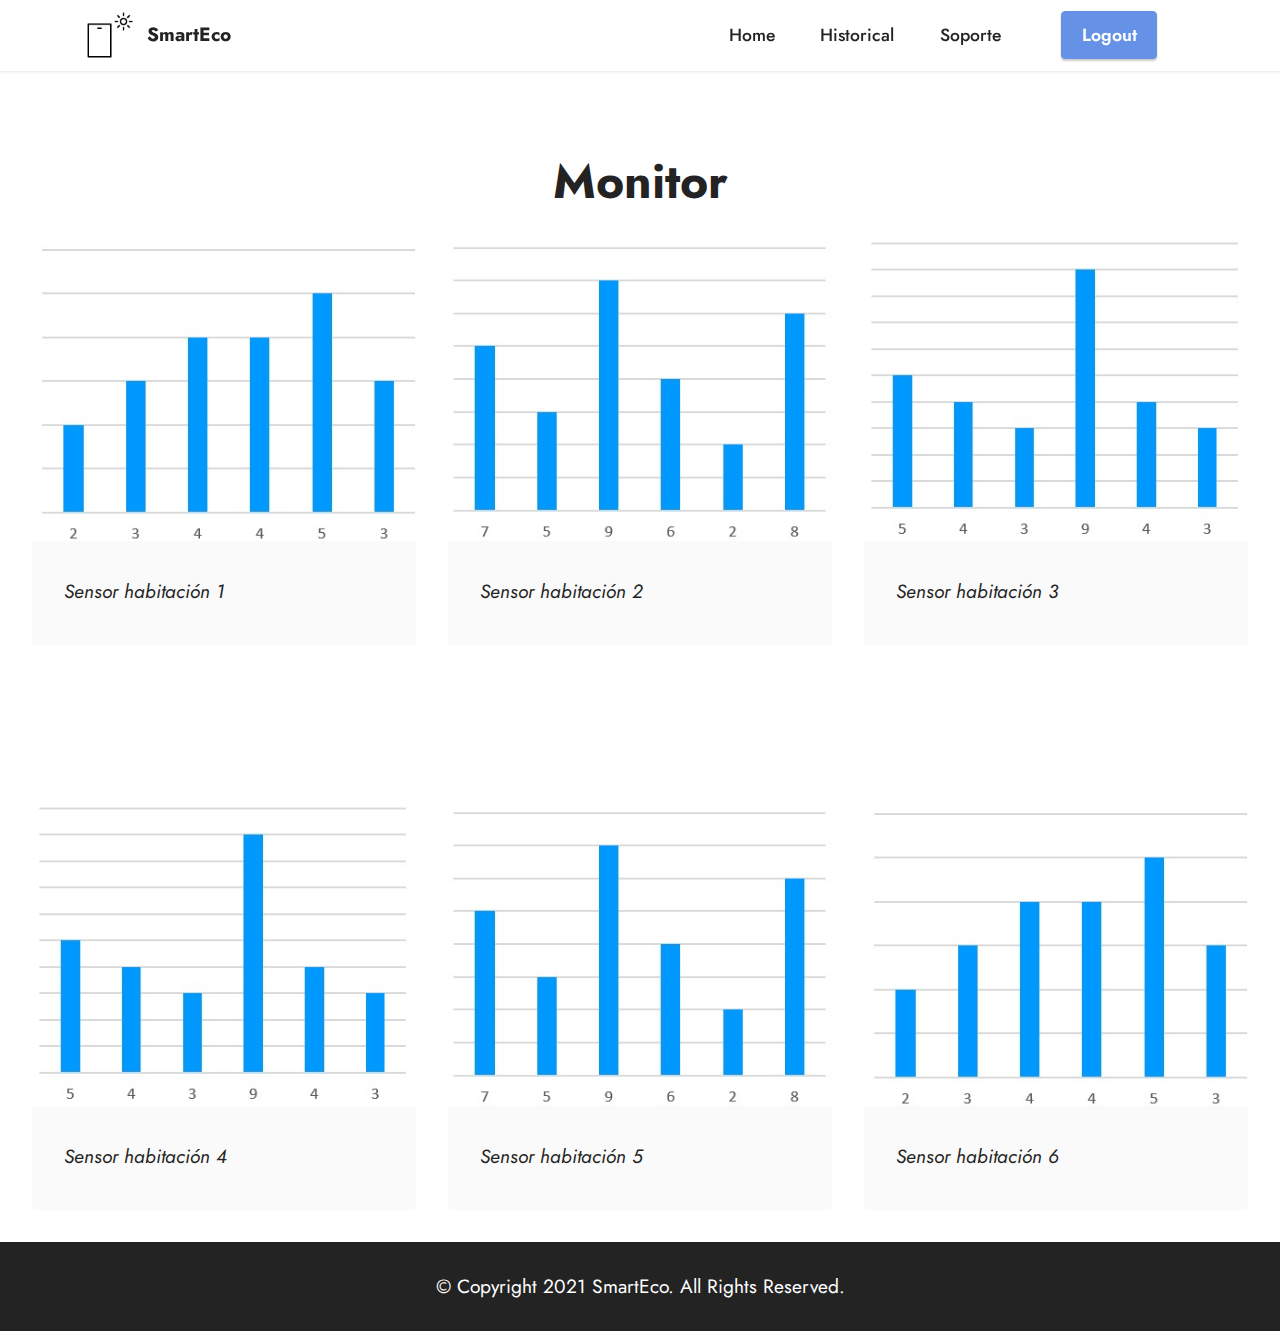
<file: index.html>
<!DOCTYPE html>
<html  >
<head>
  <!-- Site made with Mobirise Website Builder v5.3.10, https://mobirise.com -->
  <meta charset="UTF-8">
  <meta http-equiv="X-UA-Compatible" content="IE=edge">
  <meta name="generator" content="Mobirise v5.3.10, mobirise.com">
  <meta name="viewport" content="width=device-width, initial-scale=1, minimum-scale=1">
  <link rel="shortcut icon" href="assets2/images/5573591.png" type="image/x-icon">
  <meta name="description" content="">


  <title>Home</title>
  <link rel="stylesheet" href="assets2/tether/tether.min.css">
  <link rel="stylesheet" href="assets2/bootstrap/css/bootstrap.min.css">
  <link rel="stylesheet" href="assets2/bootstrap/css/bootstrap-grid.min.css">
  <link rel="stylesheet" href="assets2/bootstrap/css/bootstrap-reboot.min.css">
  <link rel="stylesheet" href="assets2/dropdown/css/style.css">
  <link rel="stylesheet" href="assets2/socicon/css/styles.css">
  <link rel="stylesheet" href="assets2/theme/css/style.css">
  <link rel="preload" href="https://fonts.googleapis.com/css?family=Jost:100,200,300,400,500,600,700,800,900,100i,200i,300i,400i,500i,600i,700i,800i,900i&display=swap" as="style" onload="this.onload=null;this.rel='stylesheet'">
  <noscript><link rel="stylesheet" href="https://fonts.googleapis.com/css?family=Jost:100,200,300,400,500,600,700,800,900,100i,200i,300i,400i,500i,600i,700i,800i,900i&display=swap"></noscript>
  <link rel="preload" as="style" href="assets2/mobirise/css/mbr-additional.css"><link rel="stylesheet" href="assets2/mobirise/css/mbr-additional.css" type="text/css">




</head>
<body>

  <section class="menu menu2 cid-sBYhB6Ujb0" once="menu" id="menu2-0">

    <nav class="navbar navbar-dropdown navbar-fixed-top navbar-expand-lg">
        <div class="container">
            <div class="navbar-brand">
                <span class="navbar-logo">
                    <a href="index.html">
                        <img src="assets2/images/5573591.png" alt="Mobirise" style="height: 3rem;">
                    </a>
                </span>
                <span class="navbar-caption-wrap"><a class="navbar-caption text-black text-primary display-7" href="index.html">SmartEco</a></span>
            </div>
            <button class="navbar-toggler" type="button" data-toggle="collapse" data-target="#navbarSupportedContent" aria-controls="navbarNavAltMarkup" aria-expanded="false" aria-label="Toggle navigation">
                <div class="hamburger">
                    <span></span>
                    <span></span>
                    <span></span>
                    <span></span>
                </div>
            </button>
            <div class="collapse navbar-collapse" id="navbarSupportedContent">
                <ul class="navbar-nav nav-dropdown" data-app-modern-menu="true"><li class="nav-item"><a class="nav-link link text-black text-primary display-4" href="index.html">Home</a></li><li class="nav-item"><a class="nav-link link text-black text-primary display-4" href="historical.html">Historical</a></li>
                    <li class="nav-item"><a class="nav-link link text-black text-primary display-4" href="soporte.html">Soporte</a>
                    </li></ul>

                <div class="navbar-buttons mbr-section-btn"><a class="btn btn-primary display-4" href="home.html">Logout</a></div>
            </div>
        </div>
    </nav>
</section>

<section class="features3 cid-sBYhNo74dJ" id="features3-3">


    <div class="container-fluid">
        <div class="mbr-section-head">
            <h4 class="mbr-section-title mbr-fonts-style align-center mb-0 display-2">
                <strong>Monitor</strong></h4>

        </div>
        <div class="row mt-4">
            <div class="item features-image сol-12 col-md-6 col-lg-4">
                <div class="item-wrapper">
                    <div class="item-img">
                        <img src="assets2/images/whatsapp-image-2021-07-02-at-00.40.15-1.jpeg" alt="">
                    </div>
                    <div class="item-content">

                        <h6 class="item-subtitle mbr-fonts-style mt-1 display-7"><em>Sensor habitación&nbsp;1</em></h6>

                    </div>

                </div>
            </div>
            <div class="item features-image сol-12 col-md-6 col-lg-4">
                <div class="item-wrapper">
                    <div class="item-img">
                        <img src="assets2/images/whatsapp-image-2021-07-02-at-00.40.15.jpeg" alt="">
                    </div>
                    <div class="item-content">

                        <h6 class="item-subtitle mbr-fonts-style mt-1 display-7">
                            <em>Sensor habitación&nbsp;2</em></h6>

                    </div>

                </div>
            </div>
            <div class="item features-image сol-12 col-md-6 col-lg-4">
                <div class="item-wrapper">
                    <div class="item-img">
                        <img src="assets2/images/whatsapp-image-2021-07-02-at-00.40.16.jpeg" alt="">
                    </div>
                    <div class="item-content">

                        <h6 class="item-subtitle mbr-fonts-style mt-1 display-7"><em>Sensor habitación 3</em></h6>

                    </div>

                </div>
            </div>
        </div>
    </div>
</section>

<section class="gallery3 cid-sBYtTLQJcs" id="gallery3-5">


    <div class="container-fluid">

        <div class="row mt-4">
            <div class="item features-image сol-12 col-md-6 col-lg-4">
                <div class="item-wrapper">
                    <div class="item-img">
                        <img src="assets2/images/whatsapp-image-2021-07-02-at-00.40.16.jpeg" alt="">
                    </div>
                    <div class="item-content">

                        <h6 class="item-subtitle mbr-fonts-style mt-1 display-7"><em>Sensor habitación 4</em></h6>

                    </div>

                </div>
            </div>
            <div class="item features-image сol-12 col-md-6 col-lg-4">
                <div class="item-wrapper">
                    <div class="item-img">
                        <img src="assets2/images/whatsapp-image-2021-07-02-at-00.40.15.jpeg" alt="">
                    </div>
                    <div class="item-content">

                        <h6 class="item-subtitle mbr-fonts-style mt-1 display-7"><em>Sensor habitación 5</em></h6>

                    </div>

                </div>
            </div>

            <div class="item features-image сol-12 col-md-6 col-lg-4">
                <div class="item-wrapper">
                    <div class="item-img">
                        <img src="assets2/images/whatsapp-image-2021-07-02-at-00.40.15-1.jpeg" alt="" title="">
                    </div>
                    <div class="item-content">

                        <h6 class="item-subtitle mbr-fonts-style mt-1 display-7"><em>Sensor habitación 6</em></h6>

                    </div>

                </div>
            </div>
        </div>
    </div>
</section>

<section class="footer7 cid-sBYhFQowTA" once="footers" id="footer7-1">





    <div class="container">
        <div class="media-container-row align-center mbr-white">
            <div class="col-12">
                <p class="mbr-text mb-0 mbr-fonts-style display-7">
                    © Copyright 2021 SmartEco. All Rights Reserved.
                </p>
            </div>
        </div>
    </div>


</body>
</html>
</file>
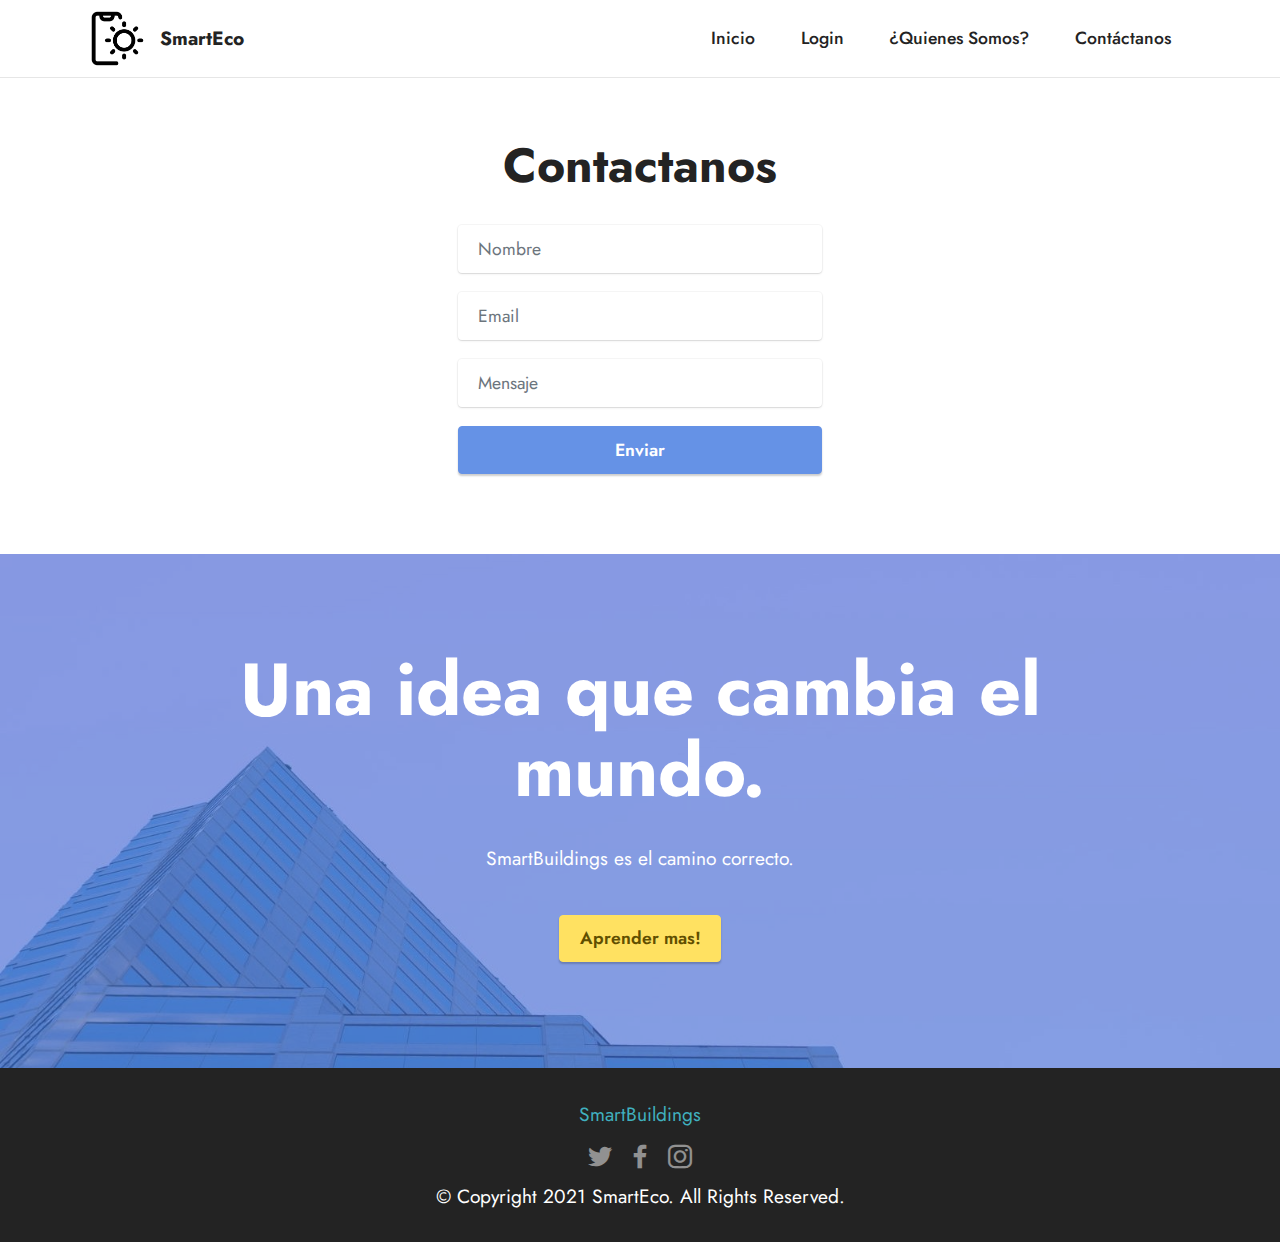
<file: contactanos.html>
<!DOCTYPE html>
<html  >
<head>
  <!-- Site made with Mobirise Website Builder v5.3.10, https://mobirise.com -->
  <meta charset="UTF-8">
  <meta http-equiv="X-UA-Compatible" content="IE=edge">
  <meta name="generator" content="Mobirise v5.3.10, mobirise.com">
  <meta name="twitter:card" content="summary_large_image"/>
  <meta name="twitter:image:src" content="assets/images/contactanos-meta.png">
  <meta property="og:image" content="assets/images/contactanos-meta.png">
  <meta name="twitter:title" content="Contactanos">
  <meta name="viewport" content="width=device-width, initial-scale=1, minimum-scale=1">
  <link rel="shortcut icon" href="assets/images/13856551631596027201-512-121x121.png" type="image/x-icon">
  <meta name="description" content="">


  <title>Contactanos</title>
  <link rel="stylesheet" href="assets/web/assets/mobirise-icons2/mobirise2.css">
  <link rel="stylesheet" href="assets/tether/tether.min.css">
  <link rel="stylesheet" href="assets/bootstrap/css/bootstrap.min.css">
  <link rel="stylesheet" href="assets/bootstrap/css/bootstrap-grid.min.css">
  <link rel="stylesheet" href="assets/bootstrap/css/bootstrap-reboot.min.css">
  <link rel="stylesheet" href="assets/dropdown/css/style.css">
  <link rel="stylesheet" href="assets/formstyler/jquery.formstyler.css">
  <link rel="stylesheet" href="assets/formstyler/jquery.formstyler.theme.css">
  <link rel="stylesheet" href="assets/datepicker/jquery.datetimepicker.min.css">
  <link rel="stylesheet" href="assets/socicon/css/styles.css">
  <link rel="stylesheet" href="assets/theme/css/style.css">
  <link rel="preload" href="https://fonts.googleapis.com/css?family=Jost:100,200,300,400,500,600,700,800,900,100i,200i,300i,400i,500i,600i,700i,800i,900i&display=swap" as="style" onload="this.onload=null;this.rel='stylesheet'">
  <noscript><link rel="stylesheet" href="https://fonts.googleapis.com/css?family=Jost:100,200,300,400,500,600,700,800,900,100i,200i,300i,400i,500i,600i,700i,800i,900i&display=swap"></noscript>
  <link rel="preload" as="style" href="assets/mobirise/css/mbr-additional.css"><link rel="stylesheet" href="assets/mobirise/css/mbr-additional.css" type="text/css">




</head>
<body>

  <section class="menu cid-s48OLK6784" once="menu" id="menu1-o">

    <nav class="navbar navbar-dropdown navbar-fixed-top navbar-expand-lg">
        <div class="container">
            <div class="navbar-brand">
                <span class="navbar-logo">
                    <a href="home.html">
                        <img src="assets/images/13856551631596027201-512-121x121.png" alt="SmartEco" style="height: 3.8rem;">
                    </a>
                </span>
                <span class="navbar-caption-wrap"><a class="navbar-caption text-black text-primary display-7" href="home.html">SmartEco</a></span>
            </div>
            <button class="navbar-toggler" type="button" data-toggle="collapse" data-target="#navbarSupportedContent" aria-controls="navbarNavAltMarkup" aria-expanded="false" aria-label="Toggle navigation">
                <div class="hamburger">
                    <span></span>
                    <span></span>
                    <span></span>
                    <span></span>
                </div>
            </button>
            <div class="collapse navbar-collapse" id="navbarSupportedContent">
                <ul class="navbar-nav nav-dropdown nav-right" data-app-modern-menu="true"><li class="nav-item"><a class="nav-link link text-black text-primary display-4" href="home.html">Inicio</a></li><li class="nav-item"><a class="nav-link link text-black text-primary display-4" href="login.html">Login</a></li><li class="nav-item"><a class="nav-link link text-black text-primary display-4" href="quienessomos.html">¿Quienes Somos?</a></li>
                    <li class="nav-item"><a class="nav-link link text-black text-primary display-4" href="contactanos.html">Contáctanos</a></li></ul>


            </div>
        </div>
    </nav>

</section>

<section class="form6 cid-sBYcFeuPVS" id="form6-q">


    <div class="container">
        <div class="mbr-section-head">
            <h3 class="mbr-section-title mbr-fonts-style align-center mb-0 display-2">
                <strong>Contactanos</strong></h3>

        </div>
        <div class="row justify-content-center mt-4">
            <div class="col-lg-8 mx-auto mbr-form" data-form-type="formoid">
                <form action="https://mobirise.eu/" method="POST" class="mbr-form form-with-styler mx-auto" data-form-title="Form Name"><input type="hidden" name="email" data-form-email="true" value="Z6eQ3RTj2whAKwrf4y+6eYWbAms7hTjUbxgEP+gyCqlEw1U11f9+xSD9Kna6pCd3+L/AmZNYP0qD7Pt2yCrH3PWHay0ZVMnD9OQnIThffvxkZ0a166ah25sMhCFInyt4">
                    <div class="row">
                        <div hidden="hidden" data-form-alert="" class="alert alert-success col-12">Gracias por contactarnos</div>
                        <div hidden="hidden" data-form-alert-danger="" class="alert alert-danger col-12">Oops...! some
                            problem!</div>
                    </div>
                    <div class="dragArea row">
                        <div class="col-lg-12 col-md-12 col-sm-12 form-group" data-for="name">
                            <input type="text" name="name" placeholder="Nombre" data-form-field="name" class="form-control" value="" id="name-form6-q">
                        </div>
                        <div class="col-lg-12 col-md-12 col-sm-12 form-group" data-for="email">
                            <input type="email" name="email" placeholder="Email" data-form-field="email" class="form-control" value="" id="email-form6-q">
                        </div>
                        <div data-for="phone" class="col-lg-12 col-md-12 col-sm-12 form-group">
                            <input type="tel" name="phone" placeholder="Mensaje" data-form-field="phone" class="form-control" value="" id="phone-form6-q">
                        </div>
                        <div class="col-auto mbr-section-btn align-center"><button type="submit" class="btn btn-primary display-4">Enviar</button></div>
                    </div>
                </form>
            </div>
        </div>
    </div>
</section>

<section class="info3 cid-sBYdaN1B9B" id="info3-r">



    <div class="mbr-overlay" style="opacity: 0.6; background-color: rgb(68, 121, 217);">
    </div>

    <div class="container">
        <div class="row justify-content-center">
            <div class="card col-12 col-lg-10">
                <div class="card-wrapper">
                    <div class="card-box align-center">
                        <h4 class="card-title mbr-fonts-style align-center mb-4 display-1">
                            <strong>Una idea que cambia el mundo.</strong></h4>
                        <p class="mbr-text mbr-fonts-style mb-4 display-7">SmartBuildings es el camino correcto.</p>
                        <div class="mbr-section-btn mt-3"><a class="btn btn-warning display-4" href="https://planetechusa.com/7-incredible-examples-of-smart-buildings-and-what-makes-them-smart/">Aprender mas!</a></div>
                    </div>
                </div>
            </div>
        </div>
    </div>
</section>

<section class="footer3 cid-s48P1Icc8J mbr-reveal" once="footers" id="footer3-p">





    <div class="container-fluid">
        <div class="media-container-row align-center mbr-white">
            <div class="row row-links">
                <ul class="foot-menu">





                <li class="foot-menu-item mbr-fonts-style display-7"><a href="https://buildingefficiencyinitiative.org/articles/what-smart-building" class="text-success text-primary">SmartBuildings</a></li></ul>
            </div>
            <div class="row social-row">
                <div class="social-list align-right pb-2">






                <div class="soc-item">
                        <a href="https://twitter.com/mobirise" target="_blank">
                            <span class="socicon-twitter socicon mbr-iconfont mbr-iconfont-social"></span>
                        </a>
                    </div><div class="soc-item">
                        <a href="https://twitter.com/mobirise" target="_blank">
                            <span class="mbr-iconfont mbr-iconfont-social socicon-facebook socicon"></span>
                        </a>
                    </div><div class="soc-item">
                        <a href="https://twitter.com/mobirise" target="_blank">
                            <span class="mbr-iconfont mbr-iconfont-social socicon-instagram socicon"></span>
                        </a>
                    </div></div>
            </div>
            <div class="row row-copirayt">
                <p class="mbr-text mb-0 mbr-fonts-style mbr-white align-center display-7">© Copyright 2021 SmartEco. All Rights Reserved.<br></p>
            </div>
        </div>
    </div>


</body>
</html>
</file>
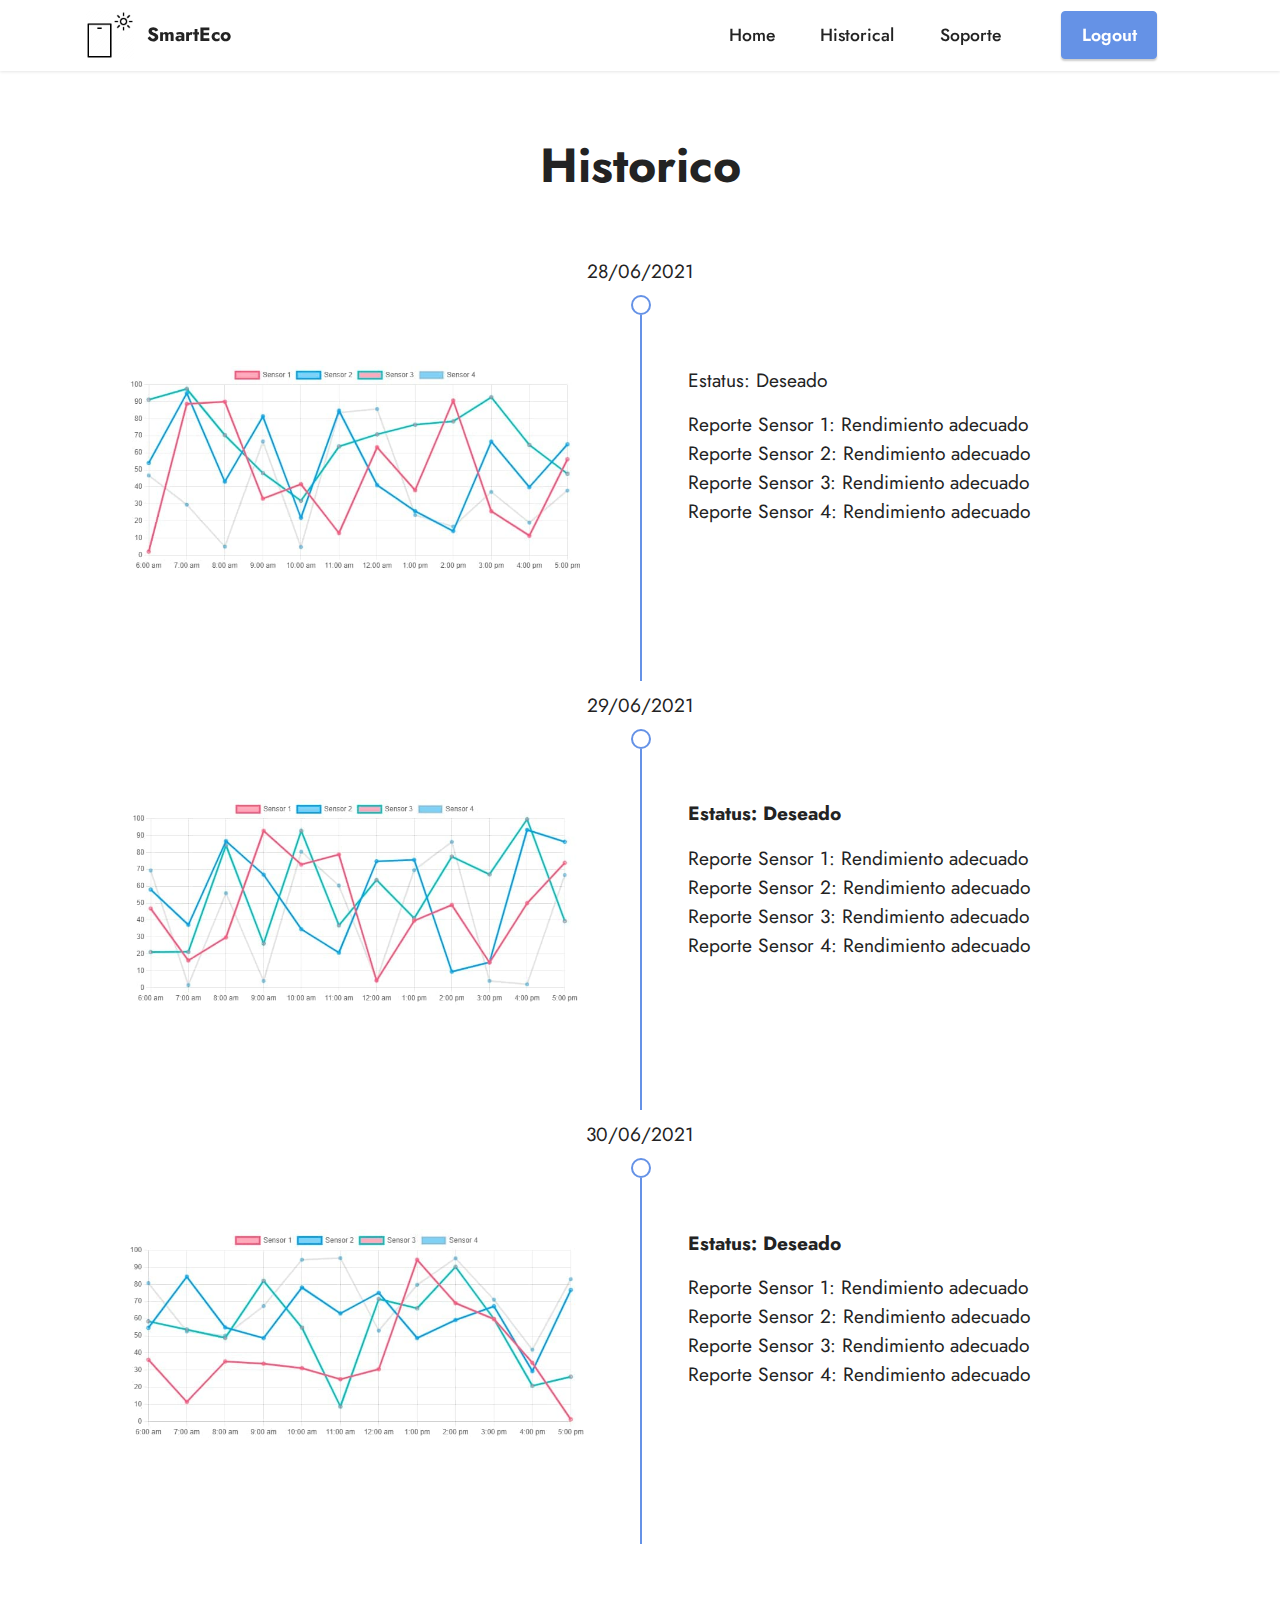
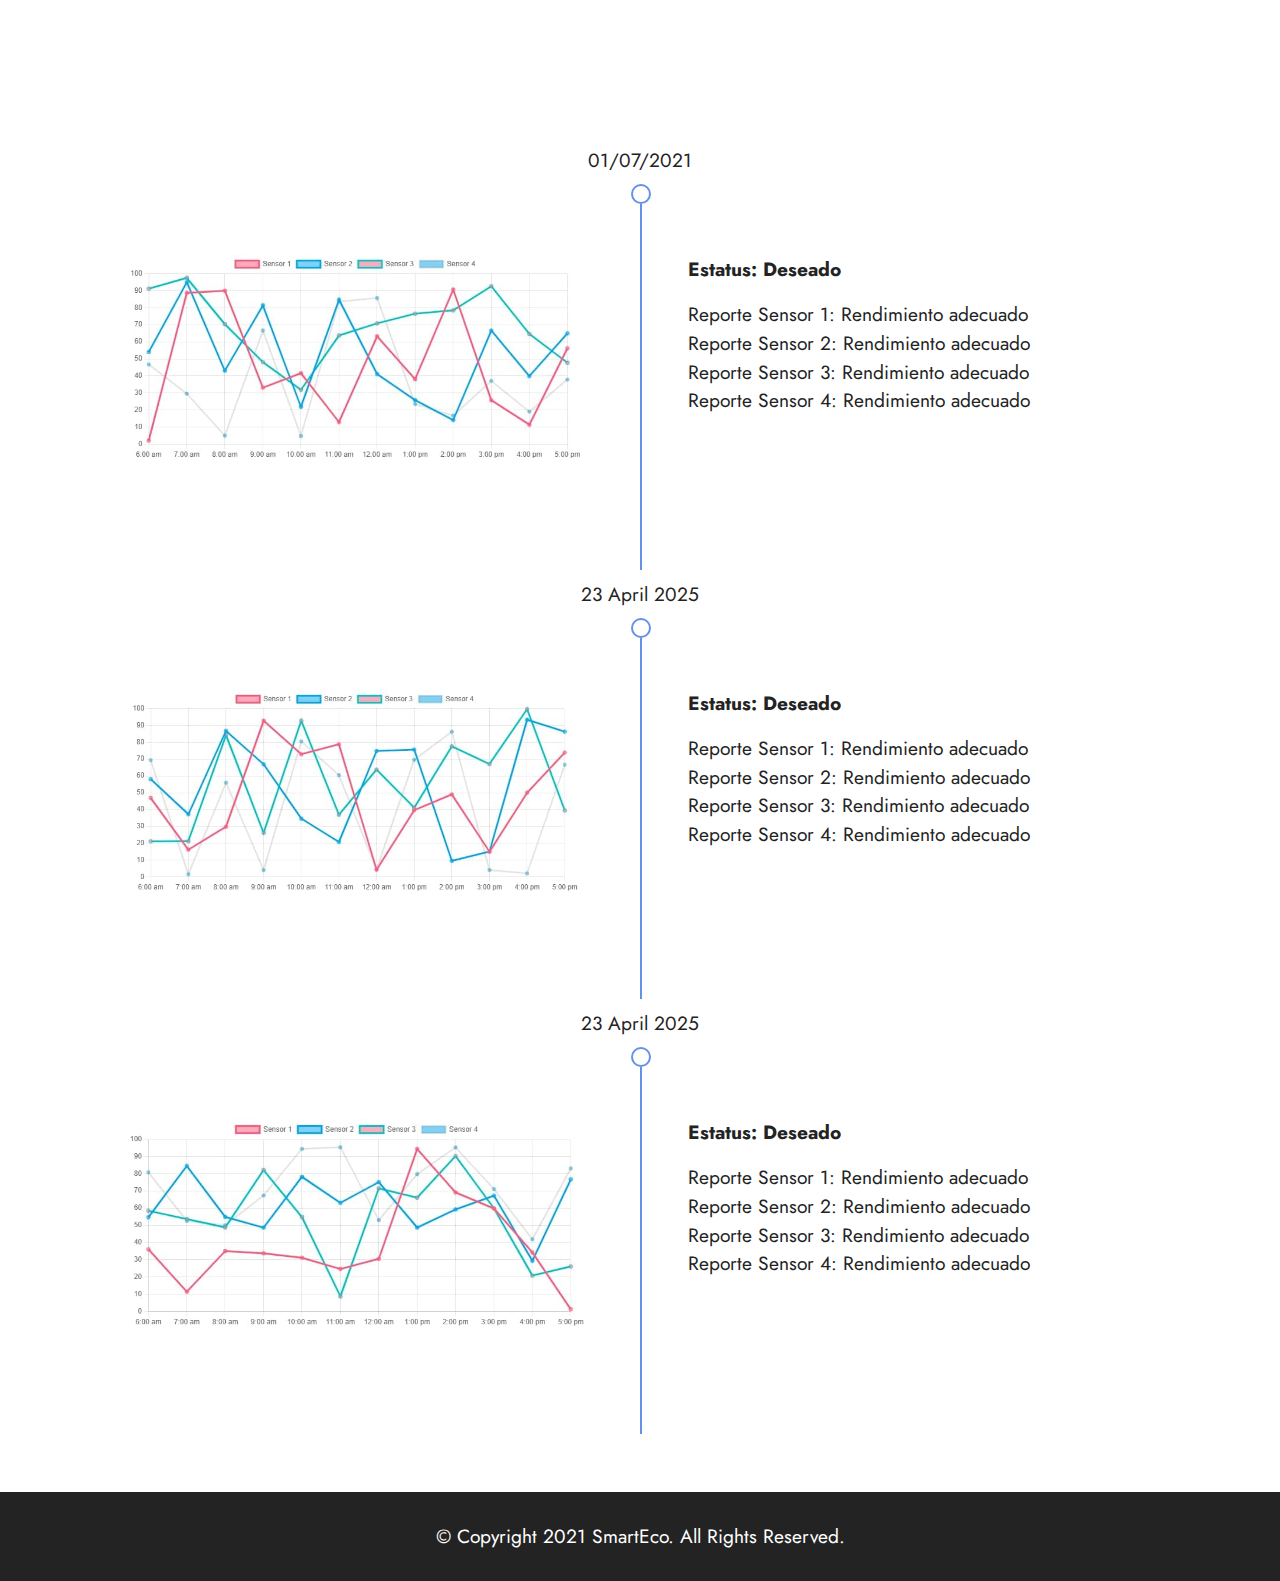
<file: historical.html>
<!DOCTYPE html>
<html  >
<head>
  <!-- Site made with Mobirise Website Builder v5.3.10, https://mobirise.com -->
  <meta charset="UTF-8">
  <meta http-equiv="X-UA-Compatible" content="IE=edge">
  <meta name="generator" content="Mobirise v5.3.10, mobirise.com">
  <meta name="viewport" content="width=device-width, initial-scale=1, minimum-scale=1">
  <link rel="shortcut icon" href="assets2/images/5573591.png" type="image/x-icon">
  <meta name="description" content="">


  <title>Historical</title>
  <link rel="stylesheet" href="assets2/tether/tether.min.css">
  <link rel="stylesheet" href="assets2/bootstrap/css/bootstrap.min.css">
  <link rel="stylesheet" href="assets2/bootstrap/css/bootstrap-grid.min.css">
  <link rel="stylesheet" href="assets2/bootstrap/css/bootstrap-reboot.min.css">
  <link rel="stylesheet" href="assets2/dropdown/css/style.css">
  <link rel="stylesheet" href="assets2/socicon/css/styles.css">
  <link rel="stylesheet" href="assets2/theme/css/style.css">
  <link rel="preload" href="https://fonts.googleapis.com/css?family=Jost:100,200,300,400,500,600,700,800,900,100i,200i,300i,400i,500i,600i,700i,800i,900i&display=swap" as="style" onload="this.onload=null;this.rel='stylesheet'">
  <noscript><link rel="stylesheet" href="https://fonts.googleapis.com/css?family=Jost:100,200,300,400,500,600,700,800,900,100i,200i,300i,400i,500i,600i,700i,800i,900i&display=swap"></noscript>
  <link rel="preload" as="style" href="assets2/mobirise/css/mbr-additional.css"><link rel="stylesheet" href="assets2/mobirise/css/mbr-additional.css" type="text/css">




</head>
<body>

  <section class="menu menu2 cid-sBYhB6Ujb0" once="menu" id="menu2-8">

    <nav class="navbar navbar-dropdown navbar-fixed-top navbar-expand-lg">
        <div class="container">
            <div class="navbar-brand">
                <span class="navbar-logo">
                    <a href="index.html">
                        <img src="assets2/images/5573591.png" alt="Mobirise" style="height: 3rem;">
                    </a>
                </span>
                <span class="navbar-caption-wrap"><a class="navbar-caption text-black text-primary display-7" href="index.html">SmartEco</a></span>
            </div>
            <button class="navbar-toggler" type="button" data-toggle="collapse" data-target="#navbarSupportedContent" aria-controls="navbarNavAltMarkup" aria-expanded="false" aria-label="Toggle navigation">
                <div class="hamburger">
                    <span></span>
                    <span></span>
                    <span></span>
                    <span></span>
                </div>
            </button>
            <div class="collapse navbar-collapse" id="navbarSupportedContent">
                <ul class="navbar-nav nav-dropdown" data-app-modern-menu="true"><li class="nav-item"><a class="nav-link link text-black text-primary display-4" href="index.html">Home</a></li><li class="nav-item"><a class="nav-link link text-black text-primary display-4" href="historical.html">Historical</a></li>
                    <li class="nav-item"><a class="nav-link link text-black text-primary display-4" href="soporte.html">Soporte</a>
                    </li></ul>

                <div class="navbar-buttons mbr-section-btn"><a class="btn btn-primary display-4" href="home.html">Logout</a></div>
            </div>
        </div>
    </nav>
</section>

<section class="timeline3 cid-sC496yt3Wv" id="timeline3-d">


    <div class="container">
        <div class="mbr-section-head">
            <h3 class="mbr-section-title mbr-fonts-style align-center mb-0 display-2">
                <strong>Historico</strong></h3>

        </div>
        <div class="timelines-container mt-4">
            <div class="row timeline-element first-separline mb-5">
                <div class="timeline-date col-12">
                    <div class="timeline-date-wrapper">
                        <p class="mbr-timeline-date display-7">28/06/2021</p>
                    </div>
                </div>
                <span class="iconBackground"></span>
                <div class="col-12 col-md-6">
                    <div class="image-wrapper">
                        <img src="assets2/images/photo-2021-07-02-23-2.jpg" alt="Mobirise" title="">
                    </div>
                </div>
                <div class="col-12 col-md-6">
                    <div class="timeline-text-wrapper">
                        <h4 class="mbr-timeline-title mbr-fonts-style mb-0 display-7">Estatus: Deseado</h4>
                        <p class="mbr-text mbr-fonts-style mt-3 mb-0 display-7">Reporte Sensor 1:&nbsp;Rendimiento adecuado<br>Reporte Sensor 2:&nbsp;Rendimiento adecuado<br>Reporte Sensor 3: Rendimiento adecuado<br>Reporte Sensor 4: Rendimiento adecuado<br></p>
                    </div>
                </div>
            </div>
            <div class="row timeline-element first-separline mb-5">
                <div class="timeline-date col-12">
                    <div class="timeline-date-wrapper">
                        <p class="mbr-timeline-date display-7">
                            29/06/2021</p>
                    </div>
                </div>
                <span class="iconBackground"></span>
                <div class="col-12 col-md-6">
                    <div class="image-wrapper">
                        <img src="assets2/images/photo-2021-07-02-23-3.jpg" alt="Mobirise" title="">
                    </div>
                </div>
                <div class="col-12 col-md-6">
                    <div class="timeline-text-wrapper">
                        <h4 class="mbr-timeline-title mbr-fonts-style mb-0 display-7"><strong>Estatus: Deseado</strong></h4>
                        <p class="mbr-text mbr-fonts-style mt-3 mb-0 display-7">Reporte Sensor 1:&nbsp;Rendimiento adecuado<br>Reporte Sensor 2:&nbsp;Rendimiento adecuado<br>Reporte Sensor 3:&nbsp;Rendimiento adecuado<br>Reporte Sensor 4:&nbsp;Rendimiento adecuado</p>
                    </div>
                </div>
            </div>
            <div class="row timeline-element first-separline mb-5">
                <div class="timeline-date col-12">
                    <div class="timeline-date-wrapper">
                        <p class="mbr-timeline-date display-7">
                            30/06/2021</p>
                    </div>
                </div>
                <span class="iconBackground"></span>
                <div class="col-12 col-md-6">
                    <div class="image-wrapper">
                        <img src="assets2/images/photo-2021-07-02-23-4.jpg" alt="Mobirise" title="">
                    </div>
                </div>
                <div class="col-12 col-md-6">
                    <div class="timeline-text-wrapper">
                        <h4 class="mbr-timeline-title mbr-fonts-style mb-0 display-7"><strong>Estatus: Deseado</strong></h4>
                        <p class="mbr-text mbr-fonts-style mt-3 mb-0 display-7">Reporte Sensor 1: Rendimiento adecuado
<br>Reporte Sensor 2: Rendimiento adecuado
<br>Reporte Sensor 3: Rendimiento adecuado
<br>Reporte Sensor 4: Rendimiento adecuado</p>
                    </div>
                </div>
            </div>









        </div>
    </div>
</section>

<section class="timeline3 cid-sC49eryxLn" id="timeline3-e">


    <div class="container">

        <div class="timelines-container mt-4">
            <div class="row timeline-element first-separline mb-5">
                <div class="timeline-date col-12">
                    <div class="timeline-date-wrapper">
                        <p class="mbr-timeline-date display-7">
                            01/07/2021</p>
                    </div>
                </div>
                <span class="iconBackground"></span>
                <div class="col-12 col-md-6">
                    <div class="image-wrapper">
                        <img src="assets2/images/photo-2021-07-02-23-2.jpg" alt="Mobirise" title="">
                    </div>
                </div>
                <div class="col-12 col-md-6">
                    <div class="timeline-text-wrapper">
                        <h4 class="mbr-timeline-title mbr-fonts-style mb-0 display-7"><strong>Estatus: Deseado</strong></h4>
                        <p class="mbr-text mbr-fonts-style mt-3 mb-0 display-7">Reporte Sensor 1: Rendimiento adecuado
<br>Reporte Sensor 2: Rendimiento adecuado
<br>Reporte Sensor 3: Rendimiento adecuado
<br>Reporte Sensor 4: Rendimiento adecuado</p>
                    </div>
                </div>
            </div>
            <div class="row timeline-element first-separline mb-5">
                <div class="timeline-date col-12">
                    <div class="timeline-date-wrapper">
                        <p class="mbr-timeline-date display-7">
                            23 April 2025</p>
                    </div>
                </div>
                <span class="iconBackground"></span>
                <div class="col-12 col-md-6">
                    <div class="image-wrapper">
                        <img src="assets2/images/photo-2021-07-02-23-3.jpg" alt="Mobirise" title="">
                    </div>
                </div>
                <div class="col-12 col-md-6">
                    <div class="timeline-text-wrapper">
                        <h4 class="mbr-timeline-title mbr-fonts-style mb-0 display-7"><strong>Estatus: Deseado</strong></h4>
                        <p class="mbr-text mbr-fonts-style mt-3 mb-0 display-7">Reporte Sensor 1: Rendimiento adecuado
<br>Reporte Sensor 2: Rendimiento adecuado
<br>Reporte Sensor 3: Rendimiento adecuado
<br>Reporte Sensor 4: Rendimiento adecuado</p>
                    </div>
                </div>
            </div>
            <div class="row timeline-element first-separline mb-5">
                <div class="timeline-date col-12">
                    <div class="timeline-date-wrapper">
                        <p class="mbr-timeline-date display-7">
                            23 April 2025</p>
                    </div>
                </div>
                <span class="iconBackground"></span>
                <div class="col-12 col-md-6">
                    <div class="image-wrapper">
                        <img src="assets2/images/photo-2021-07-02-23-4.jpg" alt="Mobirise" title="">
                    </div>
                </div>
                <div class="col-12 col-md-6">
                    <div class="timeline-text-wrapper">
                        <h4 class="mbr-timeline-title mbr-fonts-style mb-0 display-7"><strong>Estatus: Deseado</strong></h4>
                        <p class="mbr-text mbr-fonts-style mt-3 mb-0 display-7">Reporte Sensor 1: Rendimiento adecuado
<br>Reporte Sensor 2: Rendimiento adecuado
<br>Reporte Sensor 3: Rendimiento adecuado
<br>Reporte Sensor 4: Rendimiento adecuado</p>
                    </div>
                </div>
            </div>









        </div>
    </div>
</section>

<section class="footer7 cid-sBYhFQowTA" once="footers" id="footer7-9">





    <div class="container">
        <div class="media-container-row align-center mbr-white">
            <div class="col-12">
                <p class="mbr-text mb-0 mbr-fonts-style display-7">
                    © Copyright 2021 SmartEco. All Rights Reserved.
                </p>
            </div>
        </div>
    </div>


</body>
</html>
</file>
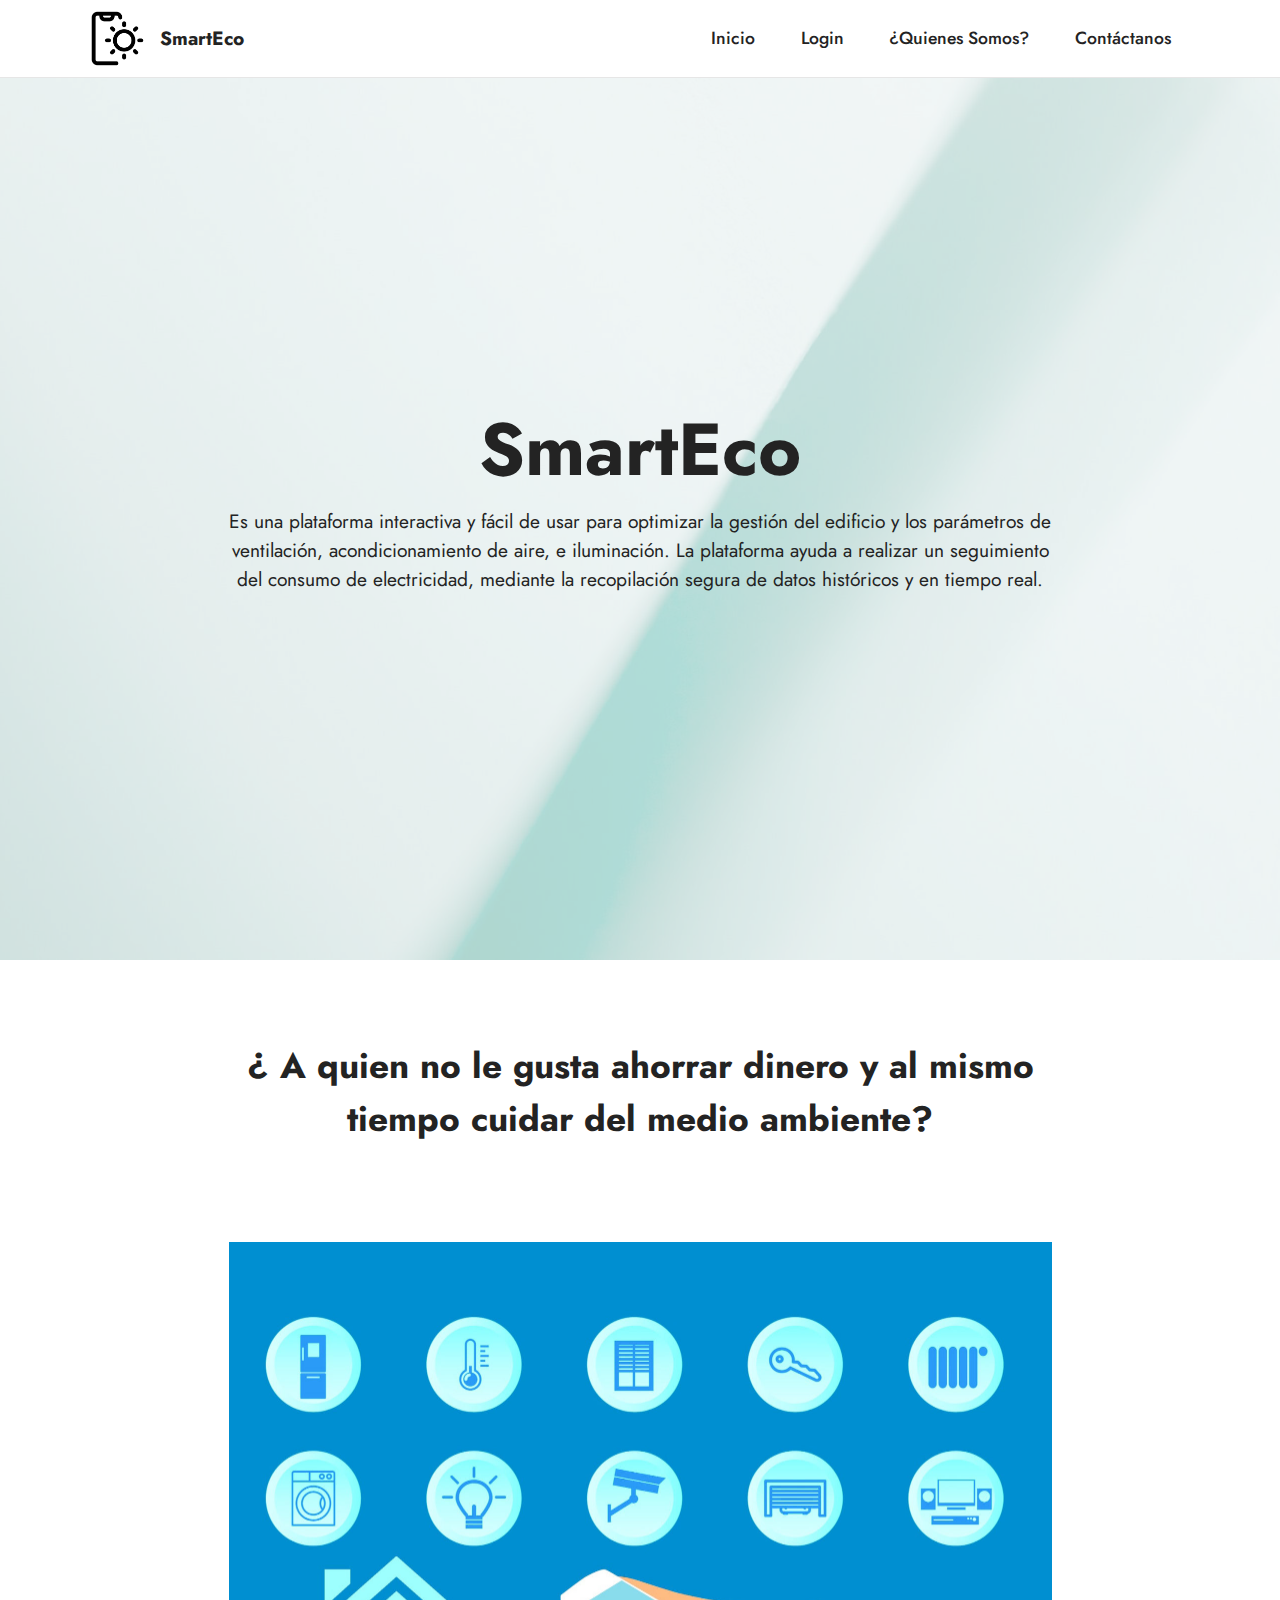
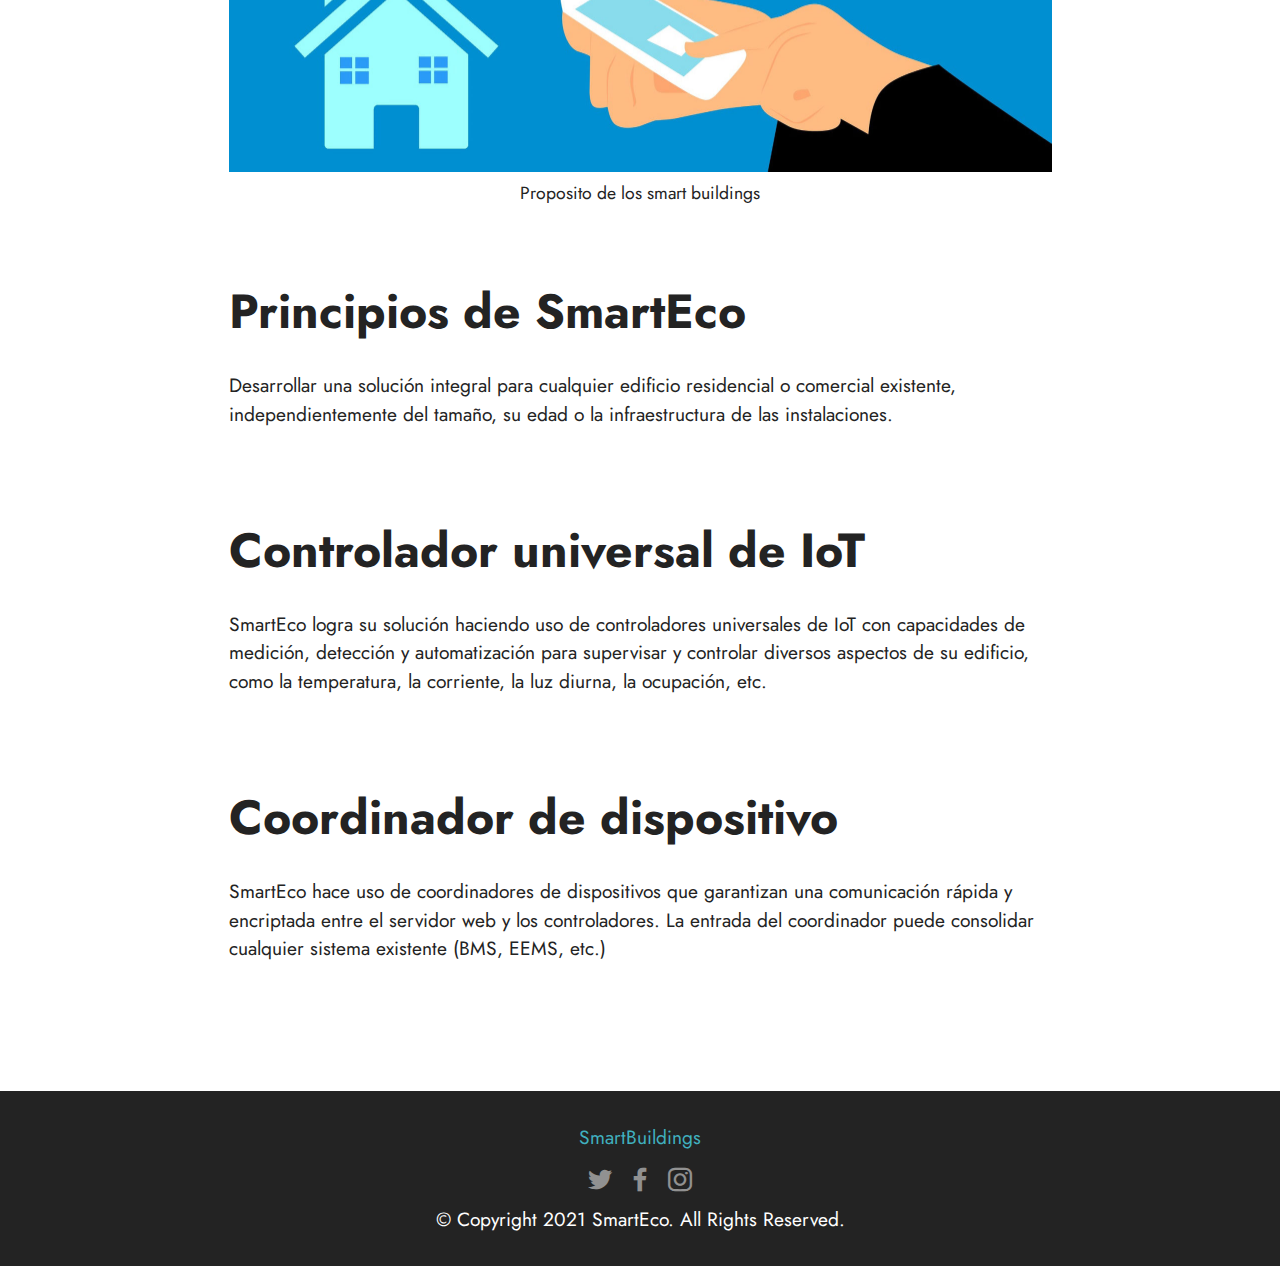
<file: home.html>
<!DOCTYPE html>
<html  >
<head>
  <!-- Site made with Mobirise Website Builder v5.3.10, https://mobirise.com -->
  <meta charset="UTF-8">
  <meta http-equiv="X-UA-Compatible" content="IE=edge">
  <meta name="generator" content="Mobirise v5.3.10, mobirise.com">
  <meta name="viewport" content="width=device-width, initial-scale=1, minimum-scale=1">
  <link rel="shortcut icon" href="assets/images/13856551631596027201-512-121x121.png" type="image/x-icon">
  <meta name="description" content="">


  <title>Home</title>
  <link rel="stylesheet" href="assets/tether/tether.min.css">
  <link rel="stylesheet" href="assets/bootstrap/css/bootstrap.min.css">
  <link rel="stylesheet" href="assets/bootstrap/css/bootstrap-grid.min.css">
  <link rel="stylesheet" href="assets/bootstrap/css/bootstrap-reboot.min.css">
  <link rel="stylesheet" href="assets/dropdown/css/style.css">
  <link rel="stylesheet" href="assets/socicon/css/styles.css">
  <link rel="stylesheet" href="assets/theme/css/style.css">
  <link rel="preload" href="https://fonts.googleapis.com/css?family=Jost:100,200,300,400,500,600,700,800,900,100i,200i,300i,400i,500i,600i,700i,800i,900i&display=swap" as="style" onload="this.onload=null;this.rel='stylesheet'">
  <noscript><link rel="stylesheet" href="https://fonts.googleapis.com/css?family=Jost:100,200,300,400,500,600,700,800,900,100i,200i,300i,400i,500i,600i,700i,800i,900i&display=swap"></noscript>
  <link rel="preload" as="style" href="assets/mobirise/css/mbr-additional.css"><link rel="stylesheet" href="assets/mobirise/css/mbr-additional.css" type="text/css">




</head>
<body>

  <section class="menu cid-s48OLK6784" once="menu" id="menu1-h">

    <nav class="navbar navbar-dropdown navbar-fixed-top navbar-expand-lg">
        <div class="container">
            <div class="navbar-brand">
                <span class="navbar-logo">
                    <a href="home.html">
                        <img src="assets/images/13856551631596027201-512-121x121.png" alt="SmartEco" style="height: 3.8rem;">
                    </a>
                </span>
                <span class="navbar-caption-wrap"><a class="navbar-caption text-black text-primary display-7" href="home.html">SmartEco</a></span>
            </div>
            <button class="navbar-toggler" type="button" data-toggle="collapse" data-target="#navbarSupportedContent" aria-controls="navbarNavAltMarkup" aria-expanded="false" aria-label="Toggle navigation">
                <div class="hamburger">
                    <span></span>
                    <span></span>
                    <span></span>
                    <span></span>
                </div>
            </button>
            <div class="collapse navbar-collapse" id="navbarSupportedContent">
                <ul class="navbar-nav nav-dropdown nav-right" data-app-modern-menu="true"><li class="nav-item"><a class="nav-link link text-black text-primary display-4" href="home.html">Inicio</a></li><li class="nav-item"><a class="nav-link link text-black text-primary display-4" href="login.html">Login</a></li><li class="nav-item"><a class="nav-link link text-black text-primary display-4" href="quienessomos.html">¿Quienes Somos?</a></li>
                    <li class="nav-item"><a class="nav-link link text-black text-primary display-4" href="contactanos.html">Contáctanos</a></li></ul>


            </div>
        </div>
    </nav>

</section>

<section class="header1 cid-s48MCQYojq mbr-fullscreen mbr-parallax-background" id="header1-f">



    <div class="mbr-overlay" style="opacity: 0.7; background-color: rgb(250, 250, 250);"></div>

    <div class="align-center container">
        <div class="row justify-content-center">
            <div class="col-12 col-lg-9">
                <h1 class="mbr-section-title mbr-fonts-style mb-3 display-1"><strong>SmartEco</strong></h1>

                <p class="mbr-text mbr-fonts-style display-7">Es una plataforma interactiva y fácil de usar para optimizar la gestión del edificio y los parámetros de ventilación, acondicionamiento de aire, e iluminación. La plataforma ayuda a realizar un seguimiento del consumo de electricidad, mediante la recopilación segura de datos históricos y en tiempo real.</p>

            </div>
        </div>
    </div>
</section>

<section class="content1 cid-s48udlf8KU" id="content1-8">

    <div class="container">
        <div class="row justify-content-center">
            <div class="title col-12 col-md-9">
                <h3 class="mbr-section-title mbr-fonts-style align-center mb-4 display-5"><strong>¿ A quien no le gusta ahorrar dinero y al mismo tiempo cuidar del medio ambiente?</strong></h3>


            </div>
        </div>
    </div>
</section>

<section class="image3 cid-s48upRUlSD" id="image3-9">




    <div class="container">
        <div class="row justify-content-center">
            <div class="col-12 col-lg-9">
                <div class="image-wrapper">
                    <img src="assets/images/mbr-1646x1061.jpg" alt="Mobirise">
                    <p class="mbr-description mbr-fonts-style mt-2 align-center display-4">Proposito de los smart buildings</p>
                </div>
            </div>
        </div>
    </div>
</section>

<section class="content1 cid-s48vaXqeL6" id="content1-b">

    <div class="container">
        <div class="row justify-content-center">
            <div class="title col-12 col-md-9">
                <h3 class="mbr-section-title mbr-fonts-style align-center mb-4 display-2"><strong>Principios de SmartEco</strong></h3>
                <h4 class="mbr-section-subtitle align-center mbr-fonts-style mb-4 display-7">Desarrollar una solución integral para cualquier edificio residencial o comercial existente, independientemente del tamaño, su edad o la infraestructura de las instalaciones.</h4>

            </div>
        </div>
    </div>
</section>

<section class="content1 cid-s48vnjULo4" id="content1-c">

    <div class="container">
        <div class="row justify-content-center">
            <div class="title col-12 col-md-9">
                <h3 class="mbr-section-title mbr-fonts-style align-center mb-4 display-2"><strong>Controlador universal de IoT</strong></h3>
                <h4 class="mbr-section-subtitle align-center mbr-fonts-style mb-4 display-7">SmartEco logra su solución haciendo uso de controladores universales de IoT con capacidades de medición, detección y automatización para supervisar y controlar diversos aspectos de su edificio, como la temperatura, la corriente, la luz diurna, la ocupación, etc.&nbsp;</h4>

            </div>
        </div>
    </div>
</section>

<section class="content1 cid-s48vrXhP0J" id="content1-d">

    <div class="container">
        <div class="row justify-content-center">
            <div class="title col-12 col-md-9">
                <h3 class="mbr-section-title mbr-fonts-style align-center mb-4 display-2"><strong>Coordinador de dispositivo</strong></h3>
                <h4 class="mbr-section-subtitle align-center mbr-fonts-style mb-4 display-7">SmartEco hace uso de coordinadores de dispositivos que garantizan una comunicación rápida y encriptada entre el servidor web y los controladores. La entrada del coordinador puede consolidar cualquier sistema existente (BMS, EEMS, etc.)</h4>

            </div>
        </div>
    </div>
</section>

<section class="footer3 cid-s48P1Icc8J mbr-reveal" once="footers" id="footer3-i">





    <div class="container-fluid">
        <div class="media-container-row align-center mbr-white">
            <div class="row row-links">
                <ul class="foot-menu">





                <li class="foot-menu-item mbr-fonts-style display-7"><a href="https://buildingefficiencyinitiative.org/articles/what-smart-building" class="text-success text-primary">SmartBuildings</a></li></ul>
            </div>
            <div class="row social-row">
                <div class="social-list align-right pb-2">






                <div class="soc-item">
                        <a href="https://twitter.com/mobirise" target="_blank">
                            <span class="socicon-twitter socicon mbr-iconfont mbr-iconfont-social"></span>
                        </a>
                    </div><div class="soc-item">
                        <a href="https://twitter.com/mobirise" target="_blank">
                            <span class="mbr-iconfont mbr-iconfont-social socicon-facebook socicon"></span>
                        </a>
                    </div><div class="soc-item">
                        <a href="https://twitter.com/mobirise" target="_blank">
                            <span class="mbr-iconfont mbr-iconfont-social socicon-instagram socicon"></span>
                        </a>
                    </div></div>
            </div>
            <div class="row row-copirayt">
                <p class="mbr-text mb-0 mbr-fonts-style mbr-white align-center display-7">© Copyright 2021 SmartEco. All Rights Reserved.<br></p>
            </div>
        </div>
    </div>


</body>
</html>
</file>
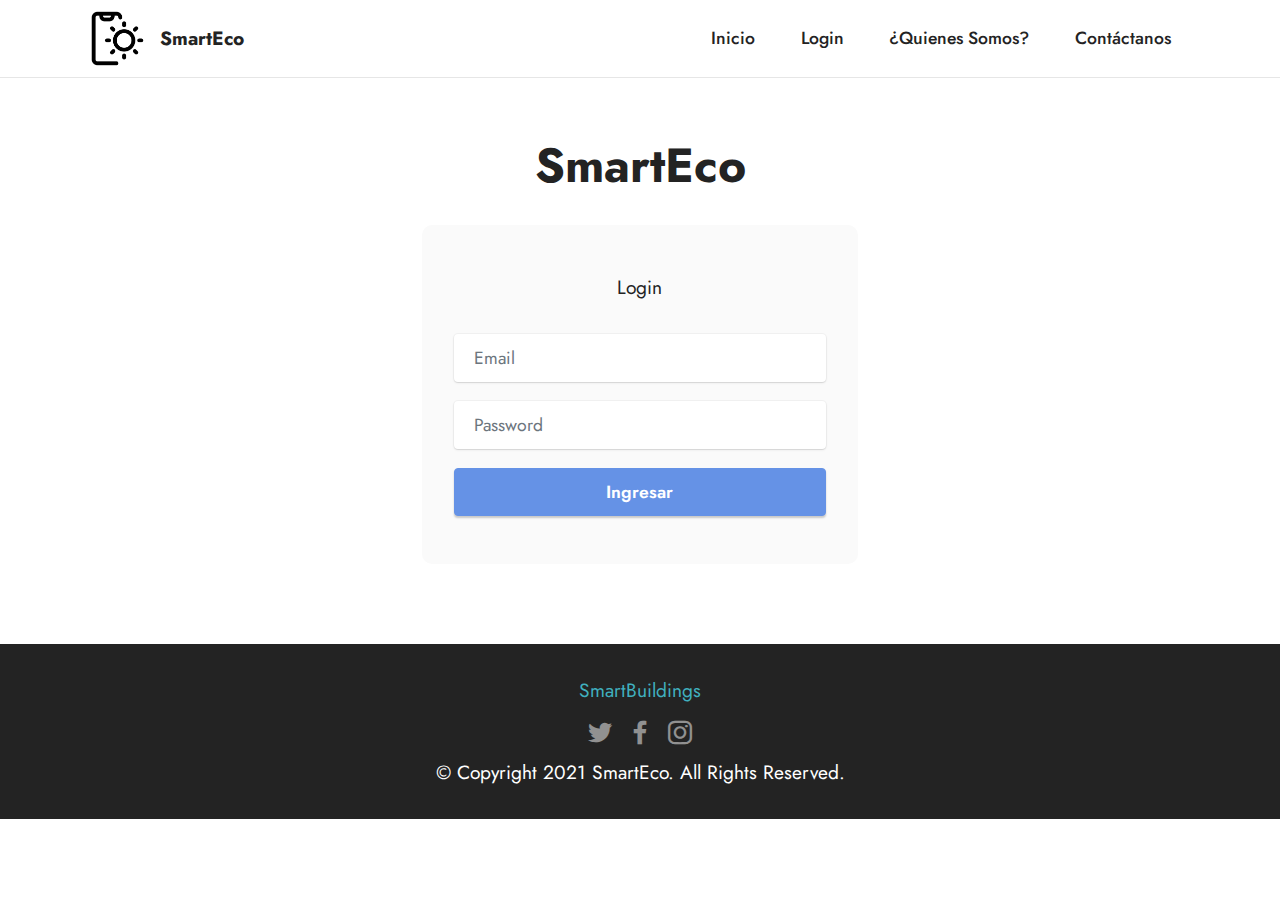
<file: login.html>
<!DOCTYPE html>
<html  >
<head>
  <!-- Site made with Mobirise Website Builder v5.3.10, https://mobirise.com -->
  <meta charset="UTF-8">
  <meta http-equiv="X-UA-Compatible" content="IE=edge">
  <meta name="generator" content="Mobirise v5.3.10, mobirise.com">
  <meta name="twitter:card" content="summary_large_image"/>
  <meta name="twitter:image:src" content="assets/images/login-meta.jpg">
  <meta property="og:image" content="assets/images/login-meta.jpg">
  <meta name="twitter:title" content="Login">
  <meta name="viewport" content="width=device-width, initial-scale=1, minimum-scale=1">
  <link rel="shortcut icon" href="assets/images/13856551631596027201-512-121x121.png" type="image/x-icon">
  <meta name="description" content="">


  <title>Login</title>
  <link rel="stylesheet" href="assets/tether/tether.min.css">
  <link rel="stylesheet" href="assets/bootstrap/css/bootstrap.min.css">
  <link rel="stylesheet" href="assets/bootstrap/css/bootstrap-grid.min.css">
  <link rel="stylesheet" href="assets/bootstrap/css/bootstrap-reboot.min.css">
  <link rel="stylesheet" href="assets/dropdown/css/style.css">
  <link rel="stylesheet" href="assets/formstyler/jquery.formstyler.css">
  <link rel="stylesheet" href="assets/formstyler/jquery.formstyler.theme.css">
  <link rel="stylesheet" href="assets/datepicker/jquery.datetimepicker.min.css">
  <link rel="stylesheet" href="assets/socicon/css/styles.css">
  <link rel="stylesheet" href="assets/theme/css/style.css">
  <link rel="preload" href="https://fonts.googleapis.com/css?family=Jost:100,200,300,400,500,600,700,800,900,100i,200i,300i,400i,500i,600i,700i,800i,900i&display=swap" as="style" onload="this.onload=null;this.rel='stylesheet'">
  <noscript><link rel="stylesheet" href="https://fonts.googleapis.com/css?family=Jost:100,200,300,400,500,600,700,800,900,100i,200i,300i,400i,500i,600i,700i,800i,900i&display=swap"></noscript>
  <link rel="preload" as="style" href="assets/mobirise/css/mbr-additional.css"><link rel="stylesheet" href="assets/mobirise/css/mbr-additional.css" type="text/css">




</head>
<body>

  <section class="menu cid-s48OLK6784" once="menu" id="menu1-k">

    <nav class="navbar navbar-dropdown navbar-fixed-top navbar-expand-lg">
        <div class="container">
            <div class="navbar-brand">
                <span class="navbar-logo">
                    <a href="home.html">
                        <img src="assets/images/13856551631596027201-512-121x121.png" alt="SmartEco" style="height: 3.8rem;">
                    </a>
                </span>
                <span class="navbar-caption-wrap"><a class="navbar-caption text-black text-primary display-7" href="home.html">SmartEco</a></span>
            </div>
            <button class="navbar-toggler" type="button" data-toggle="collapse" data-target="#navbarSupportedContent" aria-controls="navbarNavAltMarkup" aria-expanded="false" aria-label="Toggle navigation">
                <div class="hamburger">
                    <span></span>
                    <span></span>
                    <span></span>
                    <span></span>
                </div>
            </button>
            <div class="collapse navbar-collapse" id="navbarSupportedContent">
                <ul class="navbar-nav nav-dropdown nav-right" data-app-modern-menu="true"><li class="nav-item"><a class="nav-link link text-black text-primary display-4" href="home.html">Inicio</a></li><li class="nav-item"><a class="nav-link link text-black text-primary display-4" href="login.html">Login</a></li><li class="nav-item"><a class="nav-link link text-black text-primary display-4" href="quienessomos.html">¿Quienes Somos?</a></li>
                    <li class="nav-item"><a class="nav-link link text-black text-primary display-4" href="contactanos.html">Contáctanos</a></li></ul>


            </div>
        </div>
    </nav>

</section>

<section class="form7 cid-sBY93hCa38" id="form7-n">


    <div class="container">
        <div class="mbr-section-head">
            <h3 class="mbr-section-title mbr-fonts-style align-center mb-0 display-2">
                <strong>SmartEco</strong></h3>

        </div>
        <div class="row justify-content-center mt-4">
            <div class="col-lg-8 mx-auto mbr-form" data-form-type="formoid">
                <form action="https://mobirise.eu/" method="POST" class="mbr-form form-with-styler mx-auto" data-form-title="Form Name"><input type="hidden" name="email" data-form-email="true" value="47Ium4rhiZdiGkGNWFt9j/ZDCUO2xnxZzSg3MdgBedms3Jx4swTObgG64nNrpUIhEz9JF6UWIyIbR5bEe1DPxBPzrL6I+WIft8G2BFiaq1KCNP1y6UZgU/3uqFDdhtpu">
                    <p class="mbr-text mbr-fonts-style align-center mb-4 display-7">
                        Login</p>
                    <div class="row">
                        <div hidden="hidden" data-form-alert="" class="alert alert-success col-12">Autenticado</div>
                        <div hidden="hidden" data-form-alert-danger="" class="alert alert-danger col-12">Oops...! some
                            problem!</div>
                    </div>
                    <div class="dragArea row">

                        <div class="col-lg-12 col-md-12 col-sm-12 form-group" data-for="email">
                            <input type="email" name="email" placeholder="Email" data-form-field="email" class="form-control" value="" id="email-form7-n">
                        </div>
                        <div data-for="phone" class="col-lg-12 col-md-12 col-sm-12 form-group">
                            <input type="tel" name="phone" placeholder="Password" data-form-field="phone" class="form-control" value="" id="phone-form7-n">
                        </div>
                        <div class="col-auto mbr-section-btn align-center"><a href="index.html" class="btn btn-primary display-4">Ingresar</a></div>
                    </div>
                </form>
            </div>
        </div>
    </div>
</section>

<section class="footer3 cid-s48P1Icc8J mbr-reveal" once="footers" id="footer3-l">





    <div class="container-fluid">
        <div class="media-container-row align-center mbr-white">
            <div class="row row-links">
                <ul class="foot-menu">





                <li class="foot-menu-item mbr-fonts-style display-7"><a href="https://buildingefficiencyinitiative.org/articles/what-smart-building" class="text-success text-primary">SmartBuildings</a></li></ul>
            </div>
            <div class="row social-row">
                <div class="social-list align-right pb-2">






                <div class="soc-item">
                        <a href="https://twitter.com/mobirise" target="_blank">
                            <span class="socicon-twitter socicon mbr-iconfont mbr-iconfont-social"></span>
                        </a>
                    </div><div class="soc-item">
                        <a href="https://twitter.com/mobirise" target="_blank">
                            <span class="mbr-iconfont mbr-iconfont-social socicon-facebook socicon"></span>
                        </a>
                    </div><div class="soc-item">
                        <a href="https://twitter.com/mobirise" target="_blank">
                            <span class="mbr-iconfont mbr-iconfont-social socicon-instagram socicon"></span>
                        </a>
                    </div></div>
            </div>
            <div class="row row-copirayt">
                <p class="mbr-text mb-0 mbr-fonts-style mbr-white align-center display-7">© Copyright 2021 SmartEco. All Rights Reserved.<br></p>
            </div>
        </div>
    </div>


</body>
</html>
</file>
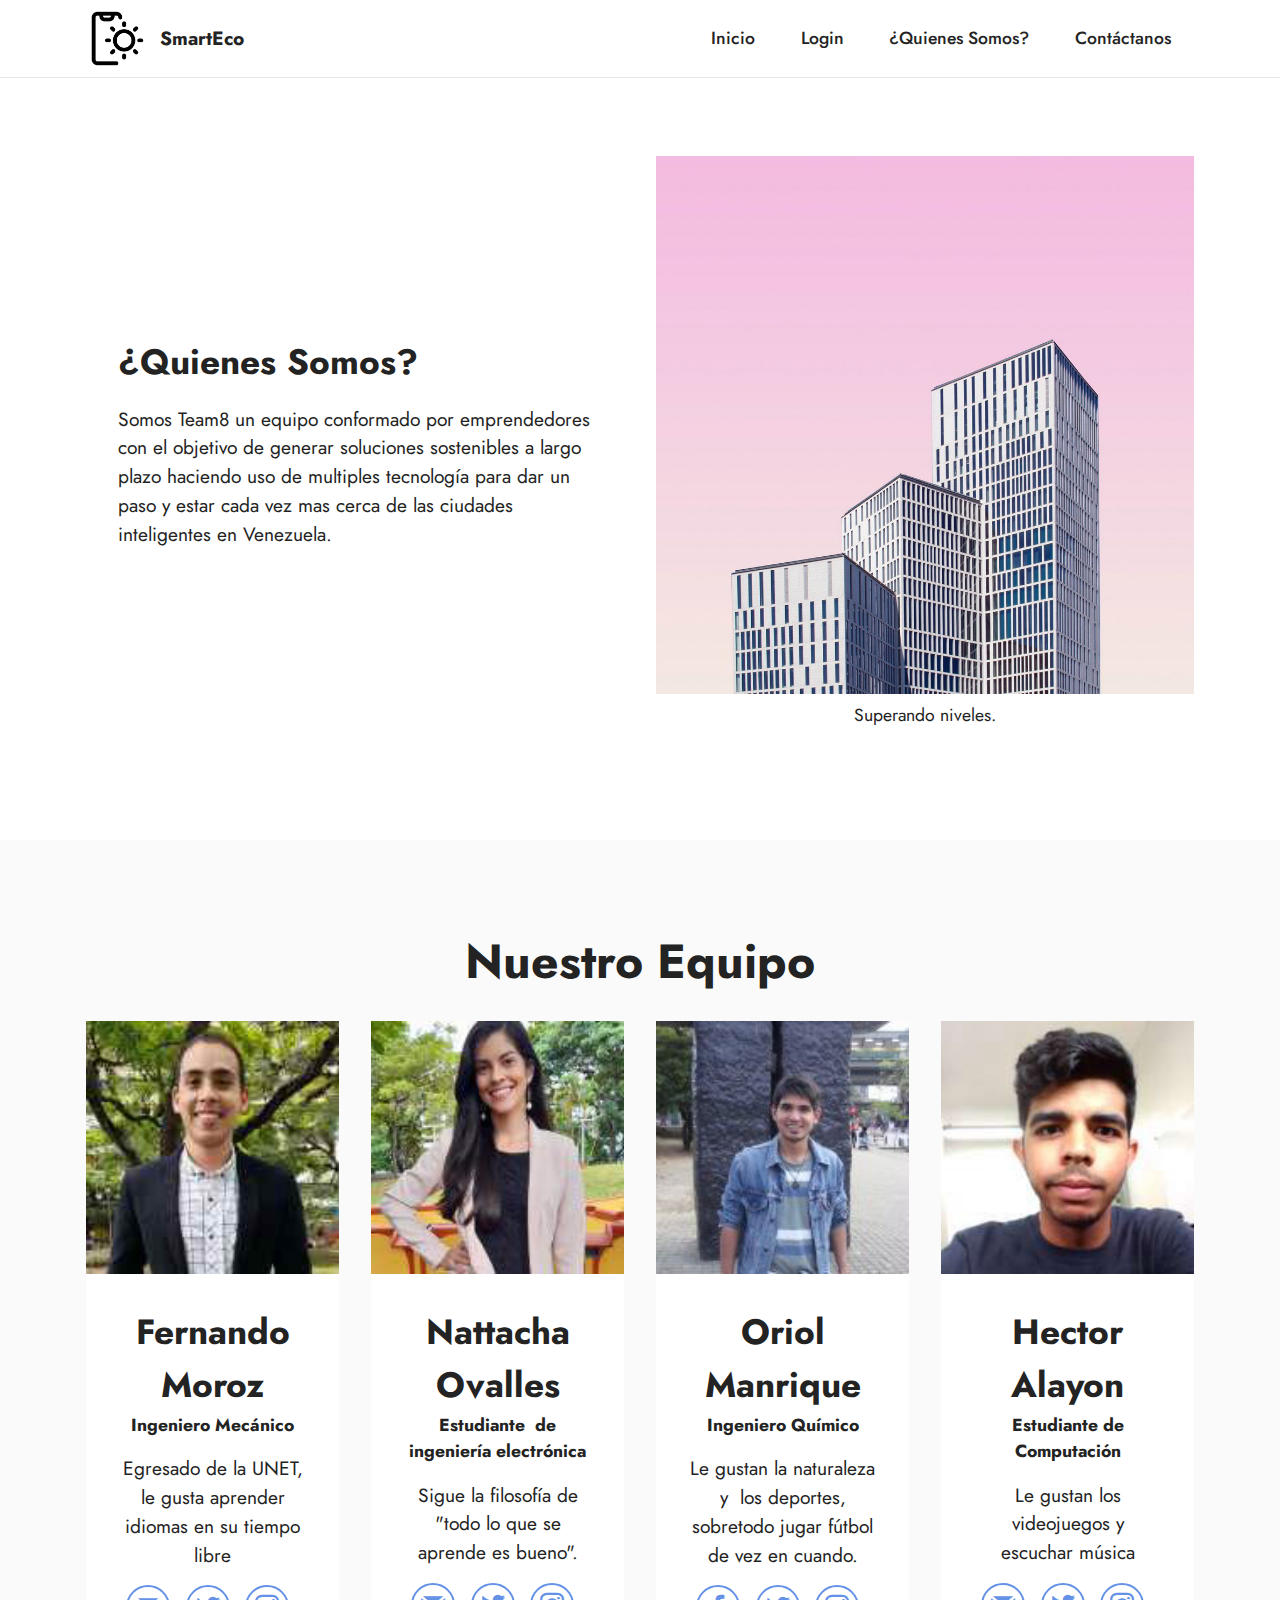
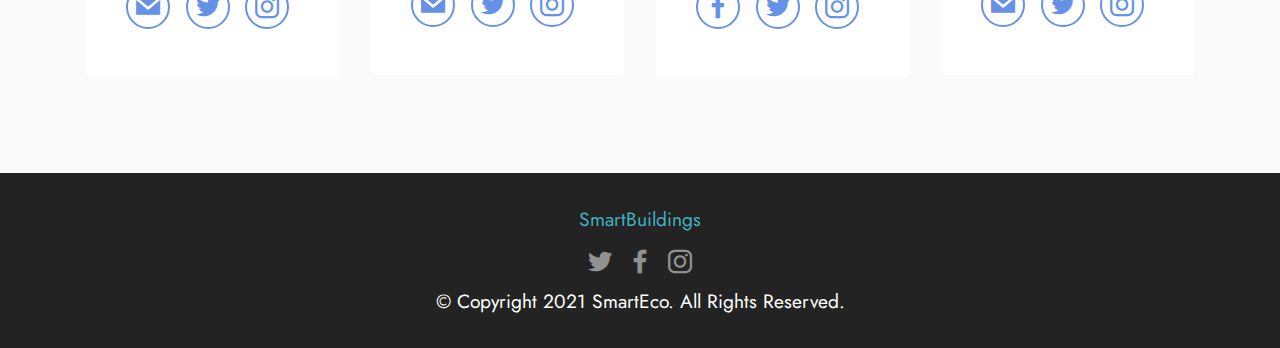
<file: quienessomos.html>
<!DOCTYPE html>
<html  >
<head>
  <!-- Site made with Mobirise Website Builder v5.3.10, https://mobirise.com -->
  <meta charset="UTF-8">
  <meta http-equiv="X-UA-Compatible" content="IE=edge">
  <meta name="generator" content="Mobirise v5.3.10, mobirise.com">
  <meta name="twitter:card" content="summary_large_image"/>
  <meta name="twitter:image:src" content="assets/images/quienessomos-meta.jpg">
  <meta property="og:image" content="assets/images/quienessomos-meta.jpg">
  <meta name="twitter:title" content="QuienesSomos">
  <meta name="viewport" content="width=device-width, initial-scale=1, minimum-scale=1">
  <link rel="shortcut icon" href="assets/images/13856551631596027201-512-121x121.png" type="image/x-icon">
  <meta name="description" content="">


  <title>QuienesSomos</title>
  <link rel="stylesheet" href="assets/tether/tether.min.css">
  <link rel="stylesheet" href="assets/bootstrap/css/bootstrap.min.css">
  <link rel="stylesheet" href="assets/bootstrap/css/bootstrap-grid.min.css">
  <link rel="stylesheet" href="assets/bootstrap/css/bootstrap-reboot.min.css">
  <link rel="stylesheet" href="assets/dropdown/css/style.css">
  <link rel="stylesheet" href="assets/socicon/css/styles.css">
  <link rel="stylesheet" href="assets/theme/css/style.css">
  <link rel="preload" href="https://fonts.googleapis.com/css?family=Jost:100,200,300,400,500,600,700,800,900,100i,200i,300i,400i,500i,600i,700i,800i,900i&display=swap" as="style" onload="this.onload=null;this.rel='stylesheet'">
  <noscript><link rel="stylesheet" href="https://fonts.googleapis.com/css?family=Jost:100,200,300,400,500,600,700,800,900,100i,200i,300i,400i,500i,600i,700i,800i,900i&display=swap"></noscript>
  <link rel="preload" as="style" href="assets/mobirise/css/mbr-additional.css"><link rel="stylesheet" href="assets/mobirise/css/mbr-additional.css" type="text/css">




</head>
<body>

  <section class="menu cid-sC2N3EZzhZ" once="menu" id="menu1-11">

    <nav class="navbar navbar-dropdown navbar-fixed-top navbar-expand-lg">
        <div class="container">
            <div class="navbar-brand">
                <span class="navbar-logo">
                    <a href="home.html">
                        <img src="assets/images/13856551631596027201-512-121x121.png" alt="SmartEco" style="height: 3.8rem;">
                    </a>
                </span>
                <span class="navbar-caption-wrap"><a class="navbar-caption text-black text-primary display-7" href="home.html">SmartEco</a></span>
            </div>
            <button class="navbar-toggler" type="button" data-toggle="collapse" data-target="#navbarSupportedContent" aria-controls="navbarNavAltMarkup" aria-expanded="false" aria-label="Toggle navigation">
                <div class="hamburger">
                    <span></span>
                    <span></span>
                    <span></span>
                    <span></span>
                </div>
            </button>
            <div class="collapse navbar-collapse" id="navbarSupportedContent">
                <ul class="navbar-nav nav-dropdown nav-right" data-app-modern-menu="true"><li class="nav-item"><a class="nav-link link text-black text-primary display-4" href="home.html">Inicio</a></li><li class="nav-item"><a class="nav-link link text-black text-primary display-4" href="login.html">Login</a></li><li class="nav-item"><a class="nav-link link text-black text-primary display-4" href="quienessomos.html">¿Quienes Somos?</a></li>
                    <li class="nav-item"><a class="nav-link link text-black text-primary display-4" href="contactanos.html">Contáctanos</a></li></ul>


            </div>
        </div>
    </nav>

</section>

<section class="image2 cid-sC2N3Fuvso" id="image2-12">




    <div class="container">
        <div class="row align-items-center">
            <div class="col-12 col-lg-6">
                <div class="image-wrapper">
                    <img src="assets/images/5.jpg" alt="Mobirise">
                    <p class="mbr-description mbr-fonts-style mt-2 align-center display-4">
                        Superando niveles.</p>
                </div>
            </div>
            <div class="col-12 col-lg">
                <div class="text-wrapper">
                    <h3 class="mbr-section-title mbr-fonts-style mb-3 display-5"><strong>¿Quienes Somos?</strong></h3>
                    <p class="mbr-text mbr-fonts-style display-7">
                        Somos Team8 un equipo conformado por emprendedores con el objetivo de generar soluciones sostenibles a largo plazo haciendo uso de multiples tecnología para dar un paso y estar cada vez mas cerca de las ciudades inteligentes en Venezuela.</p>
                </div>
            </div>
        </div>
    </div>
</section>

<section class="team1 cid-sC2N3FUtLP" id="team1-13">



    <div class="container">
        <div class="row justify-content-center">
            <div class="col-12">
                <h3 class="mbr-section-title mbr-fonts-style align-center mb-4 display-2">
                    <strong>Nuestro Equipo</strong></h3>

            </div>
            <div class="col-sm-6 col-lg-3">
                <div class="card-wrap">
                    <div class="image-wrap">
                        <img src="assets/images/fernando-moros-150x150.jpg" alt="">
                    </div>
                    <div class="content-wrap">
                        <h5 class="mbr-section-title card-title mbr-fonts-style align-center m-0 display-5">
                            <strong>Fernando Moroz</strong></h5>
                        <h6 class="mbr-role mbr-fonts-style align-center mb-3 display-4"><strong>Ingeniero Mecánico</strong></h6>
                        <p class="card-text mbr-fonts-style align-center display-7">Egresado de la UNET, le gusta aprender idiomas en su tiempo libre
                        </p>
                        <div class="social-row display-7">
                            <div class="soc-item">
                                <a href="mailto:fernando.e.moros.c@gmail.com">
                                    <span class="mbr-iconfont socicon-mail socicon"></span>
                                </a>
                            </div>
                            <div class="soc-item">

                                    <span class="mbr-iconfont socicon-twitter socicon"></span>

                            </div>
                            <div class="soc-item">

                                    <span class="mbr-iconfont socicon-instagram socicon"></span>

                            </div>


                        </div>

                    </div>
                </div>
            </div>

            <div class="col-sm-6 col-lg-3">
                <div class="card-wrap">
                    <div class="image-wrap">
                        <img src="assets/images/nattachaovalless-nattacha-ovalles-150x150.jpg" alt="">
                    </div>
                    <div class="content-wrap">
                        <h5 class="mbr-section-title card-title mbr-fonts-style align-center m-0 display-5">
                            <strong>Nattacha Ovalles</strong></h5>
                        <h6 class="mbr-role mbr-fonts-style align-center mb-3 display-4"><strong>Estudiante&nbsp; de ingeniería electrónica</strong></h6>
                        <p class="card-text mbr-fonts-style align-center display-7">Sigue la filosofía de "todo lo que se aprende es bueno".
                        </p>
                        <div class="social-row display-7">
                            <div class="soc-item">
                                <a href="mailto:Nattacha.chell@gmail.com">
                                    <span class="mbr-iconfont socicon-mail socicon" style="color: rgb(101, 146, 230); fill: rgb(101, 146, 230);"></span>
                                </a>
                            </div>
                            <div class="soc-item">
                                <a href="https://twitter.com/" target="_blank">
                                    <span class="mbr-iconfont socicon-twitter socicon"></span>
                                </a>
                            </div>
                            <div class="soc-item">
                                <a href="https://instagram.com/nattacha.os" target="_blank">
                                    <span class="mbr-iconfont socicon-instagram socicon"></span>
                                </a>
                            </div>


                        </div>

                    </div>
                </div>
            </div>

            <div class="col-sm-6 col-lg-3">
                <div class="card-wrap">
                    <div class="image-wrap">
                        <img src="assets/images/oriol-manrique-scaled-150x150.jpg" alt="">
                    </div>
                    <div class="content-wrap">
                        <h5 class="mbr-section-title card-title mbr-fonts-style align-center m-0 display-5">
                            <strong>Oriol Manrique</strong></h5>
                        <h6 class="mbr-role mbr-fonts-style align-center mb-3 display-4"><strong>Ingeniero Químico</strong></h6>
                        <p class="card-text mbr-fonts-style align-center display-7">Le gustan la naturaleza y&nbsp; los deportes, sobretodo jugar fútbol de vez en cuando.
                        </p>
                        <div class="social-row display-7">
                            <div class="soc-item">
                                <a href="https://www.facebook.com/osonigbro/" target="_blank">
                                    <span class="mbr-iconfont socicon-facebook socicon"></span>
                                </a>
                            </div>
                            <div class="soc-item">
                                <a href="https://twitter.com/osonigbro" target="_blank">
                                    <span class="mbr-iconfont socicon-twitter socicon"></span>
                                </a>
                            </div>
                            <div class="soc-item">
                                <a href="https://instagram.com/osonigbro" target="_blank">
                                    <span class="mbr-iconfont socicon-instagram socicon"></span>
                                </a>
                            </div>


                        </div>

                    </div>
                </div>
            </div>

            <div class="col-sm-6 col-lg-3">
                <div class="card-wrap">
                    <div class="image-wrap">
                        <img src="assets/images/profile-photo-190x190.jpg" alt="">
                    </div>
                    <div class="content-wrap">
                        <h5 class="mbr-section-title card-title mbr-fonts-style align-center m-0 display-5">
                            <strong>Hector Alayon</strong></h5>
                        <h6 class="mbr-role mbr-fonts-style align-center mb-3 display-4">
                            <strong>Estudiante de Computación</strong></h6>
                        <p class="card-text mbr-fonts-style align-center display-7">Le gustan los videojuegos y escuchar música
                        </p>
                        <div class="social-row display-7">
                            <div class="soc-item">
                                <a href="mailto:Librartygroup@gmail.com">
                                    <span class="mbr-iconfont socicon-mail socicon"></span>
                                </a>
                            </div>
                            <div class="soc-item">
                                <a href="https://twitter.com/librartygroup" target="_blank">
                                    <span class="mbr-iconfont socicon-twitter socicon"></span>
                                </a>
                            </div>
                            <div class="soc-item">
                                <a href="https://instagram.com/librartygroup" target="_blank">
                                    <span class="mbr-iconfont socicon-instagram socicon"></span>
                                </a>
                            </div>


                        </div>

                    </div>
                </div>
            </div>
        </div>
    </div>
</section>

<section class="footer3 cid-sC2N3GVa9C mbr-reveal" once="footers" id="footer3-14">





    <div class="container-fluid">
        <div class="media-container-row align-center mbr-white">
            <div class="row row-links">
                <ul class="foot-menu">





                <li class="foot-menu-item mbr-fonts-style display-7"><a href="https://buildingefficiencyinitiative.org/articles/what-smart-building" class="text-success text-primary">SmartBuildings</a></li></ul>
            </div>
            <div class="row social-row">
                <div class="social-list align-right pb-2">






                <div class="soc-item">
                        <a href="https://twitter.com/mobirise" target="_blank">
                            <span class="socicon-twitter socicon mbr-iconfont mbr-iconfont-social"></span>
                        </a>
                    </div><div class="soc-item">
                        <a href="https://twitter.com/mobirise" target="_blank">
                            <span class="mbr-iconfont mbr-iconfont-social socicon-facebook socicon"></span>
                        </a>
                    </div><div class="soc-item">
                        <a href="https://twitter.com/mobirise" target="_blank">
                            <span class="mbr-iconfont mbr-iconfont-social socicon-instagram socicon"></span>
                        </a>
                    </div></div>
            </div>
            <div class="row row-copirayt">
                <p class="mbr-text mb-0 mbr-fonts-style mbr-white align-center display-7">© Copyright 2021 SmartEco. All Rights Reserved.<br></p>
            </div>
        </div>
    </div>


</body>
</html>
</file>
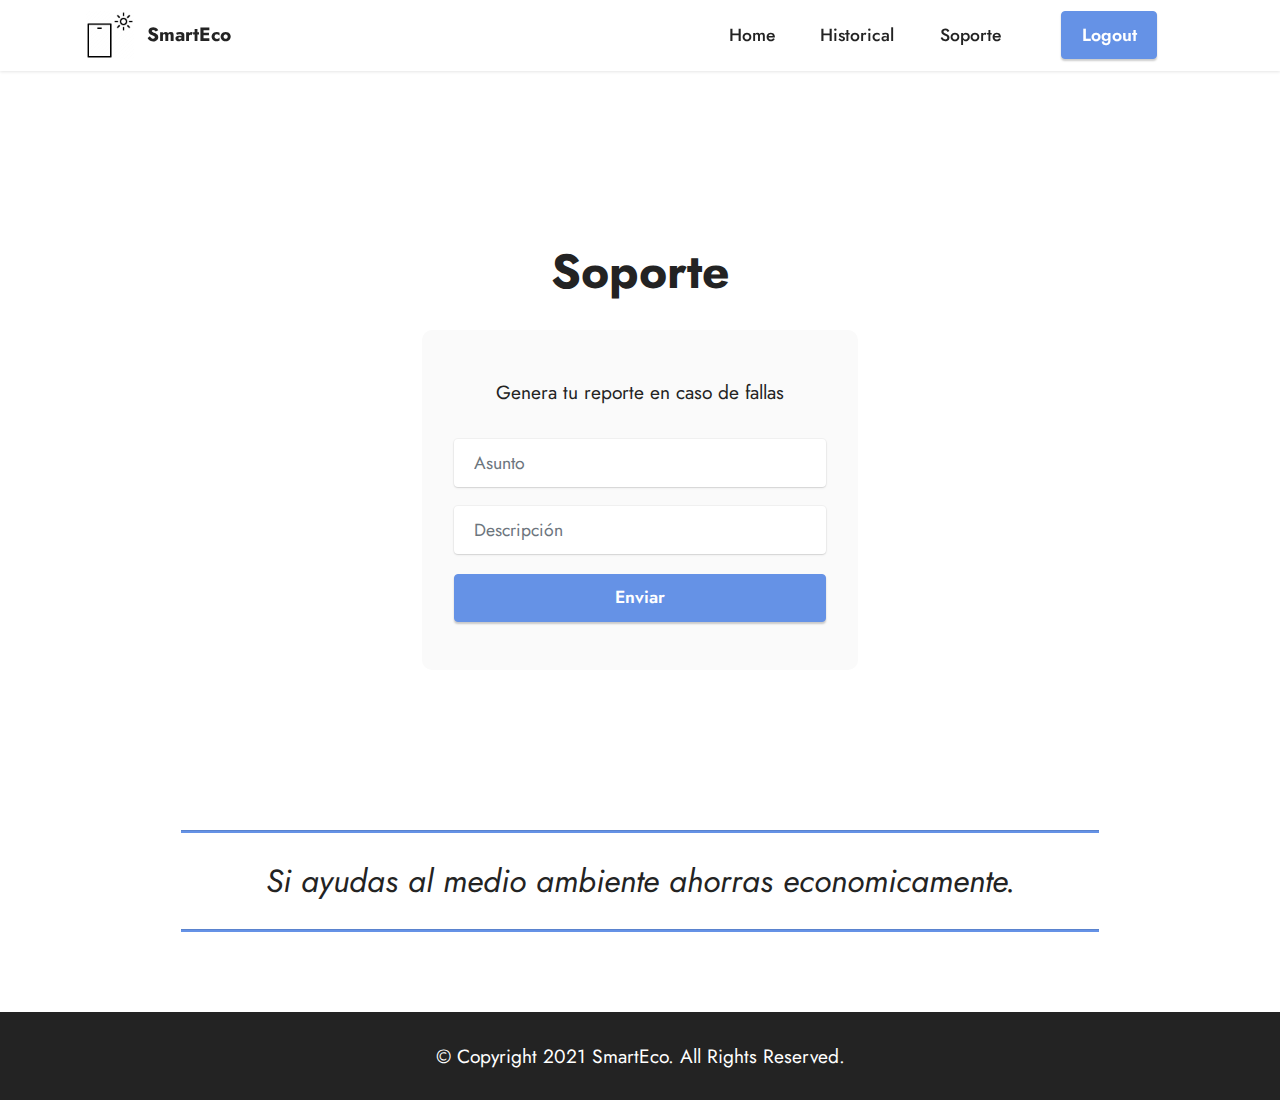
<file: soporte.html>
<!DOCTYPE html>
<html  >
<head>
  <!-- Site made with Mobirise Website Builder v5.3.10, https://mobirise.com -->
  <meta charset="UTF-8">
  <meta http-equiv="X-UA-Compatible" content="IE=edge">
  <meta name="generator" content="Mobirise v5.3.10, mobirise.com">
  <meta name="viewport" content="width=device-width, initial-scale=1, minimum-scale=1">
  <link rel="shortcut icon" href="assets2/images/5573591.png" type="image/x-icon">
  <meta name="description" content="">


  <title>Soporte</title>
  <link rel="stylesheet" href="assets2/tether/tether.min.css">
  <link rel="stylesheet" href="assets2/bootstrap/css/bootstrap.min.css">
  <link rel="stylesheet" href="assets2/bootstrap/css/bootstrap-grid.min.css">
  <link rel="stylesheet" href="assets2/bootstrap/css/bootstrap-reboot.min.css">
  <link rel="stylesheet" href="assets2/formstyler/jquery.formstyler.css">
  <link rel="stylesheet" href="assets2/formstyler/jquery.formstyler.theme.css">
  <link rel="stylesheet" href="assets2/datepicker/jquery.datetimepicker.min.css">
  <link rel="stylesheet" href="assets2/dropdown/css/style.css">
  <link rel="stylesheet" href="assets2/socicon/css/styles.css">
  <link rel="stylesheet" href="assets2/theme/css/style.css">
  <link rel="preload" href="https://fonts.googleapis.com/css?family=Jost:100,200,300,400,500,600,700,800,900,100i,200i,300i,400i,500i,600i,700i,800i,900i&display=swap" as="style" onload="this.onload=null;this.rel='stylesheet'">
  <noscript><link rel="stylesheet" href="https://fonts.googleapis.com/css?family=Jost:100,200,300,400,500,600,700,800,900,100i,200i,300i,400i,500i,600i,700i,800i,900i&display=swap"></noscript>
  <link rel="preload" as="style" href="assets2/mobirise/css/mbr-additional.css"><link rel="stylesheet" href="assets2/mobirise/css/mbr-additional.css" type="text/css">




</head>
<body>

  <section class="menu menu2 cid-sBYhB6Ujb0" once="menu" id="menu2-6">

    <nav class="navbar navbar-dropdown navbar-fixed-top navbar-expand-lg">
        <div class="container">
            <div class="navbar-brand">
                <span class="navbar-logo">
                    <a href="index.html">
                        <img src="assets2/images/5573591.png" alt="Mobirise" style="height: 3rem;">
                    </a>
                </span>
                <span class="navbar-caption-wrap"><a class="navbar-caption text-black text-primary display-7" href="index.html">SmartEco</a></span>
            </div>
            <button class="navbar-toggler" type="button" data-toggle="collapse" data-target="#navbarSupportedContent" aria-controls="navbarNavAltMarkup" aria-expanded="false" aria-label="Toggle navigation">
                <div class="hamburger">
                    <span></span>
                    <span></span>
                    <span></span>
                    <span></span>
                </div>
            </button>
            <div class="collapse navbar-collapse" id="navbarSupportedContent">
                <ul class="navbar-nav nav-dropdown" data-app-modern-menu="true"><li class="nav-item"><a class="nav-link link text-black text-primary display-4" href="index.html">Home</a></li><li class="nav-item"><a class="nav-link link text-black text-primary display-4" href="historical.html">Historical</a></li>
                    <li class="nav-item"><a class="nav-link link text-black text-primary display-4" href="soporte.html">Soporte</a>
                    </li></ul>

                <div class="navbar-buttons mbr-section-btn"><a class="btn btn-primary display-4" href="home.html">Logout</a></div>
            </div>
        </div>
    </nav>
</section>

<section class="form7 cid-sC48mAwpXL" id="form7-c">


    <div class="container">
        <div class="mbr-section-head">
            <h3 class="mbr-section-title mbr-fonts-style align-center mb-0 display-2">
                <strong><br></strong><br><strong>Soporte</strong></h3>

        </div>
        <div class="row justify-content-center mt-4">
            <div class="col-lg-8 mx-auto mbr-form" data-form-type="formoid">
                <form action="https://mobirise.eu/" method="POST" class="mbr-form form-with-styler mx-auto" data-form-title="Form Name"><input type="hidden" name="email" data-form-email="true" value="k9XAuG3wwFiYAv2lf7gXPupbxNeGI597rNvfwkP8UotBqPXWHEbR+FkkZu+gZgVeobqB2CZ/tqS46EY/9bpWohCHStPWHlMq9ie9PsX6hpQumH+iPEuUgR3+VOkqdMPN">
                    <p class="mbr-text mbr-fonts-style align-center mb-4 display-7">Genera tu reporte en caso de fallas</p>
                    <div class="row">
                        <div hidden="hidden" data-form-alert="" class="alert alert-success col-12">Nos estaremos contactando contigo</div>
                        <div hidden="hidden" data-form-alert-danger="" class="alert alert-danger col-12">Oops...! some
                            problem!</div>
                    </div>
                    <div class="dragArea row">
                        <div class="col-lg-12 col-md-12 col-sm-12 form-group" data-for="name">
                            <input type="text" name="name" placeholder="Asunto" data-form-field="name" class="form-control" value="" id="name-form7-c">
                        </div>
                        <div class="col-lg-12 col-md-12 col-sm-12 form-group" data-for="email">
                            <input type="email" name="email" placeholder="Descripción" data-form-field="email" class="form-control" value="" id="email-form7-c">
                        </div>

                        <div class="col-auto mbr-section-btn align-center"><button type="submit" class="btn btn-primary display-4">Enviar</button></div>
                    </div>
                </form>
            </div>
        </div>
    </div>
</section>

<section class="content6 cid-sC4dlDnwGy" id="content6-f">

    <div class="container">
        <div class="row justify-content-center">
            <div class="col-md-12 col-lg-10">
                <hr class="line">
                <p class="mbr-text align-center mbr-fonts-style my-4 display-5"><em>Si ayudas al medio ambiente ahorras economicamente.</em>
                </p>
                <hr class="line">
            </div>
        </div>
    </div>
</section>

<section class="footer7 cid-sBYhFQowTA" once="footers" id="footer7-7">





    <div class="container">
        <div class="media-container-row align-center mbr-white">
            <div class="col-12">
                <p class="mbr-text mb-0 mbr-fonts-style display-7">
                    © Copyright 2021 SmartEco. All Rights Reserved.
                </p>
            </div>
        </div>
    </div>


</body>
</html>
</file>
<file: assets2/dropdown/css/style.css>
.navbar-dropdown {
  left: 0;
  padding: 0;
  position: absolute;
  right: 0;
  top: 0;
  transition: all 0.45s ease;
  z-index: 1030;
  background: #282828; }
  .navbar-dropdown .navbar-logo {
    margin-right: 0.8rem;
    transition: margin 0.3s ease-in-out;
    vertical-align: middle; }
    .navbar-dropdown .navbar-logo img {
      height: 3.125rem;
      transition: all 0.3s ease-in-out; }
    .navbar-dropdown .navbar-logo.mbr-iconfont {
      font-size: 3.125rem;
      line-height: 3.125rem; }
  .navbar-dropdown .navbar-caption {
    font-weight: 700;
    white-space: normal;
    vertical-align: -4px;
    line-height: 3.125rem !important; }
    .navbar-dropdown .navbar-caption, .navbar-dropdown .navbar-caption:hover {
      color: inherit;
      text-decoration: none; }
  .navbar-dropdown .mbr-iconfont + .navbar-caption {
    vertical-align: -1px; }
  .navbar-dropdown.navbar-fixed-top {
    position: fixed; }
  .navbar-dropdown .navbar-brand span {
    vertical-align: -4px; }
  .navbar-dropdown.bg-color.transparent {
    background: none; }
  .navbar-dropdown.navbar-short .navbar-brand {
    padding: 0.625rem 0; }
    .navbar-dropdown.navbar-short .navbar-brand span {
      vertical-align: -1px; }
  .navbar-dropdown.navbar-short .navbar-caption {
    line-height: 2.375rem !important;
    vertical-align: -2px; }
  .navbar-dropdown.navbar-short .navbar-logo {
    margin-right: 0.5rem; }
    .navbar-dropdown.navbar-short .navbar-logo img {
      height: 2.375rem; }
    .navbar-dropdown.navbar-short .navbar-logo.mbr-iconfont {
      font-size: 2.375rem;
      line-height: 2.375rem; }
  .navbar-dropdown.navbar-short .mbr-table-cell {
    height: 3.625rem; }
  .navbar-dropdown .navbar-close {
    left: 0.6875rem;
    position: fixed;
    top: 0.75rem;
    z-index: 1000; }
  .navbar-dropdown .hamburger-icon {
    content: "";
    display: inline-block;
    vertical-align: middle;
    width: 16px;
    -webkit-box-shadow: 0 -6px 0 1px #282828,0 0 0 1px #282828,0 6px 0 1px #282828;
    -moz-box-shadow: 0 -6px 0 1px #282828,0 0 0 1px #282828,0 6px 0 1px #282828;
    box-shadow: 0 -6px 0 1px #282828,0 0 0 1px #282828,0 6px 0 1px #282828; }

.dropdown-menu .dropdown-toggle[data-toggle="dropdown-submenu"]::after {
  border-bottom: 0.35em solid transparent;
  border-left: 0.35em solid;
  border-right: 0;
  border-top: 0.35em solid transparent;
  margin-left: 0.3rem; }

.dropdown-menu .dropdown-item:focus {
  outline: 0; }

.nav-dropdown {
  font-size: 0.75rem;
  font-weight: 500;
  height: auto !important; }
  .nav-dropdown .nav-btn {
    padding-left: 1rem; }
  .nav-dropdown .link {
    margin: .667em 1.667em;
    font-weight: 500;
    padding: 0;
    transition: color .2s ease-in-out; }
    .nav-dropdown .link.dropdown-toggle {
      margin-right: 2.583em; }
      .nav-dropdown .link.dropdown-toggle::after {
        margin-left: .25rem;
        border-top: 0.35em solid;
        border-right: 0.35em solid transparent;
        border-left: 0.35em solid transparent;
        border-bottom: 0; }
      .nav-dropdown .link.dropdown-toggle[aria-expanded="true"] {
        margin: 0;
        padding: 0.667em 3.263em  0.667em 1.667em; }
  .nav-dropdown .link::after,
  .nav-dropdown .dropdown-item::after {
    color: inherit; }
  .nav-dropdown .btn {
    font-size: 0.75rem;
    font-weight: 700;
    letter-spacing: 0;
    margin-bottom: 0;
    padding-left: 1.25rem;
    padding-right: 1.25rem; }
  .nav-dropdown .dropdown-menu {
    border-radius: 0;
    border: 0;
    left: 0;
    margin: 0;
    padding-bottom: 1.25rem;
    padding-top: 1.25rem;
    position: relative; }
  .nav-dropdown .dropdown-submenu {
    margin-left: 0.125rem;
    top: 0; }
  .nav-dropdown .dropdown-item {
    font-weight: 500;
    line-height: 2;
    padding: 0.3846em 4.615em 0.3846em 1.5385em;
    position: relative;
    transition: color .2s ease-in-out, background-color .2s ease-in-out; }
    .nav-dropdown .dropdown-item::after {
      margin-top: -0.3077em;
      position: absolute;
      right: 1.1538em;
      top: 50%; }
    .nav-dropdown .dropdown-item:focus, .nav-dropdown .dropdown-item:hover {
      background: none; }

@media (max-width: 767px) {
  .nav-dropdown.navbar-toggleable-sm {
    bottom: 0;
    display: none;
    left: 0;
    overflow-x: hidden;
    position: fixed;
    top: 0;
    transform: translateX(-100%);
    -ms-transform: translateX(-100%);
    -webkit-transform: translateX(-100%);
    width: 18.75rem;
    z-index: 999; } }
.nav-dropdown.navbar-toggleable-xl {
  bottom: 0;
  display: none;
  left: 0;
  overflow-x: hidden;
  position: fixed;
  top: 0;
  transform: translateX(-100%);
  -ms-transform: translateX(-100%);
  -webkit-transform: translateX(-100%);
  width: 18.75rem;
  z-index: 999; }

.nav-dropdown-sm {
  display: block !important;
  overflow-x: hidden;
  overflow: auto;
  padding-top: 3.875rem; }
  .nav-dropdown-sm::after {
    content: "";
    display: block;
    height: 3rem;
    width: 100%; }
  .nav-dropdown-sm.collapse.in ~ .navbar-close {
    display: block !important; }
  .nav-dropdown-sm.collapsing, .nav-dropdown-sm.collapse.in {
    transform: translateX(0);
    -ms-transform: translateX(0);
    -webkit-transform: translateX(0);
    transition: all 0.25s ease-out;
    -webkit-transition: all 0.25s ease-out;
    background: #282828; }
  .nav-dropdown-sm.collapsing[aria-expanded="false"] {
    transform: translateX(-100%);
    -ms-transform: translateX(-100%);
    -webkit-transform: translateX(-100%); }
  .nav-dropdown-sm .nav-item {
    display: block;
    margin-left: 0 !important;
    padding-left: 0; }
  .nav-dropdown-sm .link,
  .nav-dropdown-sm .dropdown-item {
    border-top: 1px dotted rgba(255, 255, 255, 0.1);
    font-size: 0.8125rem;
    line-height: 1.6;
    margin: 0 !important;
    padding: 0.875rem 2.4rem 0.875rem 1.5625rem !important;
    position: relative;
    white-space: normal; }
    .nav-dropdown-sm .link:focus, .nav-dropdown-sm .link:hover,
    .nav-dropdown-sm .dropdown-item:focus,
    .nav-dropdown-sm .dropdown-item:hover {
      background: rgba(0, 0, 0, 0.2) !important;
      color: #c0a375; }
  .nav-dropdown-sm .nav-btn {
    position: relative;
    padding: 1.5625rem 1.5625rem 0 1.5625rem; }
    .nav-dropdown-sm .nav-btn::before {
      border-top: 1px dotted rgba(255, 255, 255, 0.1);
      content: "";
      left: 0;
      position: absolute;
      top: 0;
      width: 100%; }
    .nav-dropdown-sm .nav-btn + .nav-btn {
      padding-top: 0.625rem; }
      .nav-dropdown-sm .nav-btn + .nav-btn::before {
        display: none; }
  .nav-dropdown-sm .btn {
    padding: 0.625rem 0; }
  .nav-dropdown-sm .dropdown-toggle[data-toggle="dropdown-submenu"]::after {
    margin-left: .25rem;
    border-top: 0.35em solid;
    border-right: 0.35em solid transparent;
    border-left: 0.35em solid transparent;
    border-bottom: 0; }
  .nav-dropdown-sm .dropdown-toggle[data-toggle="dropdown-submenu"][aria-expanded="true"]::after {
    border-top: 0;
    border-right: 0.35em solid transparent;
    border-left: 0.35em solid transparent;
    border-bottom: 0.35em solid; }
  .nav-dropdown-sm .dropdown-menu {
    margin: 0;
    padding: 0;
    position: relative;
    top: 0;
    left: 0;
    width: 100%;
    border: 0;
    float: none;
    border-radius: 0;
    background: none; }
  .nav-dropdown-sm .dropdown-submenu {
    left: 100%;
    margin-left: 0.125rem;
    margin-top: -1.25rem;
    top: 0; }

.navbar-toggleable-sm .nav-dropdown .dropdown-menu {
  position: absolute; }

.navbar-toggleable-sm .nav-dropdown .dropdown-submenu {
  left: 100%;
  margin-left: 0.125rem;
  margin-top: -1.25rem;
  top: 0; }

.navbar-toggleable-sm.opened .nav-dropdown .dropdown-menu {
  position: relative; }

.navbar-toggleable-sm.opened .nav-dropdown .dropdown-submenu {
  left: 0;
  margin-left: 00rem;
  margin-top: 0rem;
  top: 0; }

.is-builder .nav-dropdown.collapsing {
  transition: none !important; }

/*# sourceMappingURL=style.css.map */
</file>
<file: assets2/socicon/css/styles.css>
@charset "UTF-8";

@font-face {
  font-family: 'Socicon';
  src:  url('../fonts/socicon.eot');
  src:  url('../fonts/socicon.eot?#iefix') format('embedded-opentype'),
    url('../fonts/socicon.woff2') format('woff2'),
    url('../fonts/socicon.ttf') format('truetype'),
    url('../fonts/socicon.woff') format('woff'),
    url('../fonts/socicon.svg#socicon') format('svg');
  font-weight: normal;
  font-style: normal;
  font-display: swap;
}

[data-icon]:before {
  font-family: "socicon" !important;
  content: attr(data-icon);
  font-style: normal !important;
  font-weight: normal !important;
  font-variant: normal !important;
  text-transform: none !important;
  speak: none;
  line-height: 1;
  -webkit-font-smoothing: antialiased;
  -moz-osx-font-smoothing: grayscale;
}

[class^="socicon-"], [class*=" socicon-"] {
  /* use !important to prevent issues with browser extensions that change fonts */
  font-family: 'Socicon' !important;
  speak: none;
  font-style: normal;
  font-weight: normal;
  font-variant: normal;
  text-transform: none;
  line-height: 1;

  /* Better Font Rendering =========== */
  -webkit-font-smoothing: antialiased;
  -moz-osx-font-smoothing: grayscale;
}

.socicon-eitaa:before {
  content: "\e97c";
}
.socicon-soroush:before {
  content: "\e97d";
}
.socicon-bale:before {
  content: "\e97e";
}
.socicon-zazzle:before {
  content: "\e97b";
}
.socicon-society6:before {
  content: "\e97a";
}
.socicon-redbubble:before {
  content: "\e979";
}
.socicon-avvo:before {
  content: "\e978";
}
.socicon-stitcher:before {
  content: "\e977";
}
.socicon-googlehangouts:before {
  content: "\e974";
}
.socicon-dlive:before {
  content: "\e975";
}
.socicon-vsco:before {
  content: "\e976";
}
.socicon-flipboard:before {
  content: "\e973";
}
.socicon-ubuntu:before {
  content: "\e958";
}
.socicon-artstation:before {
  content: "\e959";
}
.socicon-invision:before {
  content: "\e95a";
}
.socicon-torial:before {
  content: "\e95b";
}
.socicon-collectorz:before {
  content: "\e95c";
}
.socicon-seenthis:before {
  content: "\e95d";
}
.socicon-googleplaymusic:before {
  content: "\e95e";
}
.socicon-debian:before {
  content: "\e95f";
}
.socicon-filmfreeway:before {
  content: "\e960";
}
.socicon-gnome:before {
  content: "\e961";
}
.socicon-itchio:before {
  content: "\e962";
}
.socicon-jamendo:before {
  content: "\e963";
}
.socicon-mix:before {
  content: "\e964";
}
.socicon-sharepoint:before {
  content: "\e965";
}
.socicon-tinder:before {
  content: "\e966";
}
.socicon-windguru:before {
  content: "\e967";
}
.socicon-cdbaby:before {
  content: "\e968";
}
.socicon-elementaryos:before {
  content: "\e969";
}
.socicon-stage32:before {
  content: "\e96a";
}
.socicon-tiktok:before {
  content: "\e96b";
}
.socicon-gitter:before {
  content: "\e96c";
}
.socicon-letterboxd:before {
  content: "\e96d";
}
.socicon-threema:before {
  content: "\e96e";
}
.socicon-splice:before {
  content: "\e96f";
}
.socicon-metapop:before {
  content: "\e970";
}
.socicon-naver:before {
  content: "\e971";
}
.socicon-remote:before {
  content: "\e972";
}
.socicon-internet:before {
  content: "\e957";
}
.socicon-moddb:before {
  content: "\e94b";
}
.socicon-indiedb:before {
  content: "\e94c";
}
.socicon-traxsource:before {
  content: "\e94d";
}
.socicon-gamefor:before {
  content: "\e94e";
}
.socicon-pixiv:before {
  content: "\e94f";
}
.socicon-myanimelist:before {
  content: "\e950";
}
.socicon-blackberry:before {
  content: "\e951";
}
.socicon-wickr:before {
  content: "\e952";
}
.socicon-spip:before {
  content: "\e953";
}
.socicon-napster:before {
  content: "\e954";
}
.socicon-beatport:before {
  content: "\e955";
}
.socicon-hackerone:before {
  content: "\e956";
}
.socicon-hackernews:before {
  content: "\e946";
}
.socicon-smashwords:before {
  content: "\e947";
}
.socicon-kobo:before {
  content: "\e948";
}
.socicon-bookbub:before {
  content: "\e949";
}
.socicon-mailru:before {
  content: "\e94a";
}
.socicon-gitlab:before {
  content: "\e945";
}
.socicon-instructables:before {
  content: "\e944";
}
.socicon-portfolio:before {
  content: "\e943";
}
.socicon-codered:before {
  content: "\e940";
}
.socicon-origin:before {
  content: "\e941";
}
.socicon-nextdoor:before {
  content: "\e942";
}
.socicon-udemy:before {
  content: "\e93f";
}
.socicon-livemaster:before {
  content: "\e93e";
}
.socicon-crunchbase:before {
  content: "\e93b";
}
.socicon-homefy:before {
  content: "\e93c";
}
.socicon-calendly:before {
  content: "\e93d";
}
.socicon-realtor:before {
  content: "\e90f";
}
.socicon-tidal:before {
  content: "\e910";
}
.socicon-qobuz:before {
  content: "\e911";
}
.socicon-natgeo:before {
  content: "\e912";
}
.socicon-mastodon:before {
  content: "\e913";
}
.socicon-unsplash:before {
  content: "\e914";
}
.socicon-homeadvisor:before {
  content: "\e915";
}
.socicon-angieslist:before {
  content: "\e916";
}
.socicon-codepen:before {
  content: "\e917";
}
.socicon-slack:before {
  content: "\e918";
}
.socicon-openaigym:before {
  content: "\e919";
}
.socicon-logmein:before {
  content: "\e91a";
}
.socicon-fiverr:before {
  content: "\e91b";
}
.socicon-gotomeeting:before {
  content: "\e91c";
}
.socicon-aliexpress:before {
  content: "\e91d";
}
.socicon-guru:before {
  content: "\e91e";
}
.socicon-appstore:before {
  content: "\e91f";
}
.socicon-homes:before {
  content: "\e920";
}
.socicon-zoom:before {
  content: "\e921";
}
.socicon-alibaba:before {
  content: "\e922";
}
.socicon-craigslist:before {
  content: "\e923";
}
.socicon-wix:before {
  content: "\e924";
}
.socicon-redfin:before {
  content: "\e925";
}
.socicon-googlecalendar:before {
  content: "\e926";
}
.socicon-shopify:before {
  content: "\e927";
}
.socicon-freelancer:before {
  content: "\e928";
}
.socicon-seedrs:before {
  content: "\e929";
}
.socicon-bing:before {
  content: "\e92a";
}
.socicon-doodle:before {
  content: "\e92b";
}
.socicon-bonanza:before {
  content: "\e92c";
}
.socicon-squarespace:before {
  content: "\e92d";
}
.socicon-toptal:before {
  content: "\e92e";
}
.socicon-gust:before {
  content: "\e92f";
}
.socicon-ask:before {
  content: "\e930";
}
.socicon-trulia:before {
  content: "\e931";
}
.socicon-loomly:before {
  content: "\e932";
}
.socicon-ghost:before {
  content: "\e933";
}
.socicon-upwork:before {
  content: "\e934";
}
.socicon-fundable:before {
  content: "\e935";
}
.socicon-booking:before {
  content: "\e936";
}
.socicon-googlemaps:before {
  content: "\e937";
}
.socicon-zillow:before {
  content: "\e938";
}
.socicon-niconico:before {
  content: "\e939";
}
.socicon-toneden:before {
  content: "\e93a";
}
.socicon-augment:before {
  content: "\e908";
}
.socicon-bitbucket:before {
  content: "\e909";
}
.socicon-fyuse:before {
  content: "\e90a";
}
.socicon-yt-gaming:before {
  content: "\e90b";
}
.socicon-sketchfab:before {
  content: "\e90c";
}
.socicon-mobcrush:before {
  content: "\e90d";
}
.socicon-microsoft:before {
  content: "\e90e";
}
.socicon-pandora:before {
  content: "\e907";
}
.socicon-messenger:before {
  content: "\e906";
}
.socicon-gamewisp:before {
  content: "\e905";
}
.socicon-bloglovin:before {
  content: "\e904";
}
.socicon-tunein:before {
  content: "\e903";
}
.socicon-gamejolt:before {
  content: "\e901";
}
.socicon-trello:before {
  content: "\e902";
}
.socicon-spreadshirt:before {
  content: "\e900";
}
.socicon-500px:before {
  content: "\e000";
}
.socicon-8tracks:before {
  content: "\e001";
}
.socicon-airbnb:before {
  content: "\e002";
}
.socicon-alliance:before {
  content: "\e003";
}
.socicon-amazon:before {
  content: "\e004";
}
.socicon-amplement:before {
  content: "\e005";
}
.socicon-android:before {
  content: "\e006";
}
.socicon-angellist:before {
  content: "\e007";
}
.socicon-apple:before {
  content: "\e008";
}
.socicon-appnet:before {
  content: "\e009";
}
.socicon-baidu:before {
  content: "\e00a";
}
.socicon-bandcamp:before {
  content: "\e00b";
}
.socicon-battlenet:before {
  content: "\e00c";
}
.socicon-mixer:before {
  content: "\e00d";
}
.socicon-bebee:before {
  content: "\e00e";
}
.socicon-bebo:before {
  content: "\e00f";
}
.socicon-behance:before {
  content: "\e010";
}
.socicon-blizzard:before {
  content: "\e011";
}
.socicon-blogger:before {
  content: "\e012";
}
.socicon-buffer:before {
  content: "\e013";
}
.socicon-chrome:before {
  content: "\e014";
}
.socicon-coderwall:before {
  content: "\e015";
}
.socicon-curse:before {
  content: "\e016";
}
.socicon-dailymotion:before {
  content: "\e017";
}
.socicon-deezer:before {
  content: "\e018";
}
.socicon-delicious:before {
  content: "\e019";
}
.socicon-deviantart:before {
  content: "\e01a";
}
.socicon-diablo:before {
  content: "\e01b";
}
.socicon-digg:before {
  content: "\e01c";
}
.socicon-discord:before {
  content: "\e01d";
}
.socicon-disqus:before {
  content: "\e01e";
}
.socicon-douban:before {
  content: "\e01f";
}
.socicon-draugiem:before {
  content: "\e020";
}
.socicon-dribbble:before {
  content: "\e021";
}
.socicon-drupal:before {
  content: "\e022";
}
.socicon-ebay:before {
  content: "\e023";
}
.socicon-ello:before {
  content: "\e024";
}
.socicon-endomodo:before {
  content: "\e025";
}
.socicon-envato:before {
  content: "\e026";
}
.socicon-etsy:before {
  content: "\e027";
}
.socicon-facebook:before {
  content: "\e028";
}
.socicon-feedburner:before {
  content: "\e029";
}
.socicon-filmweb:before {
  content: "\e02a";
}
.socicon-firefox:before {
  content: "\e02b";
}
.socicon-flattr:before {
  content: "\e02c";
}
.socicon-flickr:before {
  content: "\e02d";
}
.socicon-formulr:before {
  content: "\e02e";
}
.socicon-forrst:before {
  content: "\e02f";
}
.socicon-foursquare:before {
  content: "\e030";
}
.socicon-friendfeed:before {
  content: "\e031";
}
.socicon-github:before {
  content: "\e032";
}
.socicon-goodreads:before {
  content: "\e033";
}
.socicon-google:before {
  content: "\e034";
}
.socicon-googlescholar:before {
  content: "\e035";
}
.socicon-googlegroups:before {
  content: "\e036";
}
.socicon-googlephotos:before {
  content: "\e037";
}
.socicon-googleplus:before {
  content: "\e038";
}
.socicon-grooveshark:before {
  content: "\e039";
}
.socicon-hackerrank:before {
  content: "\e03a";
}
.socicon-hearthstone:before {
  content: "\e03b";
}
.socicon-hellocoton:before {
  content: "\e03c";
}
.socicon-heroes:before {
  content: "\e03d";
}
.socicon-smashcast:before {
  content: "\e03e";
}
.socicon-horde:before {
  content: "\e03f";
}
.socicon-houzz:before {
  content: "\e040";
}
.socicon-icq:before {
  content: "\e041";
}
.socicon-identica:before {
  content: "\e042";
}
.socicon-imdb:before {
  content: "\e043";
}
.socicon-instagram:before {
  content: "\e044";
}
.socicon-issuu:before {
  content: "\e045";
}
.socicon-istock:before {
  content: "\e046";
}
.socicon-itunes:before {
  content: "\e047";
}
.socicon-keybase:before {
  content: "\e048";
}
.socicon-lanyrd:before {
  content: "\e049";
}
.socicon-lastfm:before {
  content: "\e04a";
}
.socicon-line:before {
  content: "\e04b";
}
.socicon-linkedin:before {
  content: "\e04c";
}
.socicon-livejournal:before {
  content: "\e04d";
}
.socicon-lyft:before {
  content: "\e04e";
}
.socicon-macos:before {
  content: "\e04f";
}
.socicon-mail:before {
  content: "\e050";
}
.socicon-medium:before {
  content: "\e051";
}
.socicon-meetup:before {
  content: "\e052";
}
.socicon-mixcloud:before {
  content: "\e053";
}
.socicon-modelmayhem:before {
  content: "\e054";
}
.socicon-mumble:before {
  content: "\e055";
}
.socicon-myspace:before {
  content: "\e056";
}
.socicon-newsvine:before {
  content: "\e057";
}
.socicon-nintendo:before {
  content: "\e058";
}
.socicon-npm:before {
  content: "\e059";
}
.socicon-odnoklassniki:before {
  content: "\e05a";
}
.socicon-openid:before {
  content: "\e05b";
}
.socicon-opera:before {
  content: "\e05c";
}
.socicon-outlook:before {
  content: "\e05d";
}
.socicon-overwatch:before {
  content: "\e05e";
}
.socicon-patreon:before {
  content: "\e05f";
}
.socicon-paypal:before {
  content: "\e060";
}
.socicon-periscope:before {
  content: "\e061";
}
.socicon-persona:before {
  content: "\e062";
}
.socicon-pinterest:before {
  content: "\e063";
}
.socicon-play:before {
  content: "\e064";
}
.socicon-player:before {
  content: "\e065";
}
.socicon-playstation:before {
  content: "\e066";
}
.socicon-pocket:before {
  content: "\e067";
}
.socicon-qq:before {
  content: "\e068";
}
.socicon-quora:before {
  content: "\e069";
}
.socicon-raidcall:before {
  content: "\e06a";
}
.socicon-ravelry:before {
  content: "\e06b";
}
.socicon-reddit:before {
  content: "\e06c";
}
.socicon-renren:before {
  content: "\e06d";
}
.socicon-researchgate:before {
  content: "\e06e";
}
.socicon-residentadvisor:before {
  content: "\e06f";
}
.socicon-reverbnation:before {
  content: "\e070";
}
.socicon-rss:before {
  content: "\e071";
}
.socicon-sharethis:before {
  content: "\e072";
}
.socicon-skype:before {
  content: "\e073";
}
.socicon-slideshare:before {
  content: "\e074";
}
.socicon-smugmug:before {
  content: "\e075";
}
.socicon-snapchat:before {
  content: "\e076";
}
.socicon-songkick:before {
  content: "\e077";
}
.socicon-soundcloud:before {
  content: "\e078";
}
.socicon-spotify:before {
  content: "\e079";
}
.socicon-stackexchange:before {
  content: "\e07a";
}
.socicon-stackoverflow:before {
  content: "\e07b";
}
.socicon-starcraft:before {
  content: "\e07c";
}
.socicon-stayfriends:before {
  content: "\e07d";
}
.socicon-steam:before {
  content: "\e07e";
}
.socicon-storehouse:before {
  content: "\e07f";
}
.socicon-strava:before {
  content: "\e080";
}
.socicon-streamjar:before {
  content: "\e081";
}
.socicon-stumbleupon:before {
  content: "\e082";
}
.socicon-swarm:before {
  content: "\e083";
}
.socicon-teamspeak:before {
  content: "\e084";
}
.socicon-teamviewer:before {
  content: "\e085";
}
.socicon-technorati:before {
  content: "\e086";
}
.socicon-telegram:before {
  content: "\e087";
}
.socicon-tripadvisor:before {
  content: "\e088";
}
.socicon-tripit:before {
  content: "\e089";
}
.socicon-triplej:before {
  content: "\e08a";
}
.socicon-tumblr:before {
  content: "\e08b";
}
.socicon-twitch:before {
  content: "\e08c";
}
.socicon-twitter:before {
  content: "\e08d";
}
.socicon-uber:before {
  content: "\e08e";
}
.socicon-ventrilo:before {
  content: "\e08f";
}
.socicon-viadeo:before {
  content: "\e090";
}
.socicon-viber:before {
  content: "\e091";
}
.socicon-viewbug:before {
  content: "\e092";
}
.socicon-vimeo:before {
  content: "\e093";
}
.socicon-vine:before {
  content: "\e094";
}
.socicon-vkontakte:before {
  content: "\e095";
}
.socicon-warcraft:before {
  content: "\e096";
}
.socicon-wechat:before {
  content: "\e097";
}
.socicon-weibo:before {
  content: "\e098";
}
.socicon-whatsapp:before {
  content: "\e099";
}
.socicon-wikipedia:before {
  content: "\e09a";
}
.socicon-windows:before {
  content: "\e09b";
}
.socicon-wordpress:before {
  content: "\e09c";
}
.socicon-wykop:before {
  content: "\e09d";
}
.socicon-xbox:before {
  content: "\e09e";
}
.socicon-xing:before {
  content: "\e09f";
}
.socicon-yahoo:before {
  content: "\e0a0";
}
.socicon-yammer:before {
  content: "\e0a1";
}
.socicon-yandex:before {
  content: "\e0a2";
}
.socicon-yelp:before {
  content: "\e0a3";
}
.socicon-younow:before {
  content: "\e0a4";
}
.socicon-youtube:before {
  content: "\e0a5";
}
.socicon-zapier:before {
  content: "\e0a6";
}
.socicon-zerply:before {
  content: "\e0a7";
}
.socicon-zomato:before {
  content: "\e0a8";
}
.socicon-zynga:before {
  content: "\e0a9";
}
</file>
<file: assets2/theme/css/style.css>
@charset "UTF-8";
section {
  background-color: #ffffff;
}

body {
  font-style: normal;
  line-height: 1.5;
  font-weight: 400;
  color: #232323;
  position: relative;
}

section,
.container,
.container-fluid {
  position: relative;
  word-wrap: break-word;
}

a.mbr-iconfont:hover {
  text-decoration: none;
}

.article .lead p,
.article .lead ul,
.article .lead ol,
.article .lead pre,
.article .lead blockquote {
  margin-bottom: 0;
}

a {
  font-style: normal;
  font-weight: 400;
  cursor: pointer;
}
a, a:hover {
  text-decoration: none;
}

.mbr-section-title {
  font-style: normal;
  line-height: 1.3;
}

.mbr-section-subtitle {
  line-height: 1.3;
}

.mbr-text {
  font-style: normal;
  line-height: 1.7;
}

h1,
h2,
h3,
h4,
h5,
h6,
.display-1,
.display-2,
.display-4,
.display-5,
.display-7,
span,
p,
a {
  line-height: 1;
  word-break: break-word;
  word-wrap: break-word;
  font-weight: 400;
}

b,
strong {
  font-weight: bold;
}

input:-webkit-autofill, input:-webkit-autofill:hover, input:-webkit-autofill:focus, input:-webkit-autofill:active {
  transition-delay: 9999s;
  -webkit-transition-property: background-color, color;
  transition-property: background-color, color;
}

textarea[type=hidden] {
  display: none;
}

section {
  background-position: 50% 50%;
  background-repeat: no-repeat;
  background-size: cover;
}
section .mbr-background-video,
section .mbr-background-video-preview {
  position: absolute;
  bottom: 0;
  left: 0;
  right: 0;
  top: 0;
}

.hidden {
  visibility: hidden;
}

.mbr-z-index20 {
  z-index: 20;
}

/*! Base colors */
.mbr-white {
  color: #ffffff;
}

.mbr-black {
  color: #111111;
}

.mbr-bg-white {
  background-color: #ffffff;
}

.mbr-bg-black {
  background-color: #000000;
}

/*! Text-aligns */
.align-left {
  text-align: left;
}

.align-center {
  text-align: center;
}

.align-right {
  text-align: right;
}

/*! Font-weight  */
.mbr-light {
  font-weight: 300;
}

.mbr-regular {
  font-weight: 400;
}

.mbr-semibold {
  font-weight: 500;
}

.mbr-bold {
  font-weight: 700;
}

/*! Media  */
.media-content {
  flex-basis: 100%;
}

.media-container-row {
  display: flex;
  flex-direction: row;
  flex-wrap: wrap;
  justify-content: center;
  align-content: center;
  align-items: start;
}
.media-container-row .media-size-item {
  width: 400px;
}

.media-container-column {
  display: flex;
  flex-direction: column;
  flex-wrap: wrap;
  justify-content: center;
  align-content: center;
  align-items: stretch;
}
.media-container-column > * {
  width: 100%;
}

@media (min-width: 992px) {
  .media-container-row {
    flex-wrap: nowrap;
  }
}
figure {
  margin-bottom: 0;
  overflow: hidden;
}

figure[mbr-media-size] {
  transition: width 0.1s;
}

img,
iframe {
  display: block;
  width: 100%;
}

.card {
  background-color: transparent;
  border: none;
}

.card-box {
  width: 100%;
}

.card-img {
  text-align: center;
  flex-shrink: 0;
  -webkit-flex-shrink: 0;
}

.media {
  max-width: 100%;
  margin: 0 auto;
}

.mbr-figure {
  align-self: center;
}

.media-container > div {
  max-width: 100%;
}

.mbr-figure img,
.card-img img {
  width: 100%;
}

@media (max-width: 991px) {
  .media-size-item {
    width: auto !important;
  }

  .media {
    width: auto;
  }

  .mbr-figure {
    width: 100% !important;
  }
}
/*! Buttons */
.mbr-section-btn {
  margin-left: -0.6rem;
  margin-right: -0.6rem;
  font-size: 0;
}

.btn {
  font-weight: 600;
  border-width: 1px;
  font-style: normal;
  margin: 0.6rem 0.6rem;
  white-space: normal;
  transition: all 0.2s ease-in-out;
  display: inline-flex;
  align-items: center;
  justify-content: center;
  word-break: break-word;
}

.btn-sm {
  font-weight: 600;
  letter-spacing: 0px;
  transition: all 0.3s ease-in-out;
}

.btn-md {
  font-weight: 600;
  letter-spacing: 0px;
  transition: all 0.3s ease-in-out;
}

.btn-lg {
  font-weight: 600;
  letter-spacing: 0px;
  transition: all 0.3s ease-in-out;
}

.btn-form {
  margin: 0;
}
.btn-form:hover {
  cursor: pointer;
}

nav .mbr-section-btn {
  margin-left: 0rem;
  margin-right: 0rem;
}

/*! Btn icon margin */
.btn .mbr-iconfont,
.btn.btn-sm .mbr-iconfont {
  order: 1;
  cursor: pointer;
  margin-left: 0.5rem;
  vertical-align: sub;
}

.btn.btn-md .mbr-iconfont,
.btn.btn-md .mbr-iconfont {
  margin-left: 0.8rem;
}

.mbr-regular {
  font-weight: 400;
}

.mbr-semibold {
  font-weight: 500;
}

.mbr-bold {
  font-weight: 700;
}

[type=submit] {
  -webkit-appearance: none;
}

/*! Full-screen */
.mbr-fullscreen .mbr-overlay {
  min-height: 100vh;
}

.mbr-fullscreen {
  display: flex;
  display: -moz-flex;
  display: -ms-flex;
  display: -o-flex;
  align-items: center;
  min-height: 100vh;
  padding-top: 3rem;
  padding-bottom: 3rem;
}

/*! Map */
.map {
  height: 25rem;
  position: relative;
}
.map iframe {
  width: 100%;
  height: 100%;
}

/*! Scroll to top arrow */
.mbr-arrow-up {
  bottom: 25px;
  right: 90px;
  position: fixed;
  text-align: right;
  z-index: 5000;
  color: #ffffff;
  font-size: 22px;
}

.mbr-arrow-up a {
  background: rgba(0, 0, 0, 0.2);
  border-radius: 50%;
  color: #fff;
  display: inline-block;
  height: 60px;
  width: 60px;
  border: 2px solid #fff;
  outline-style: none !important;
  position: relative;
  text-decoration: none;
  transition: all 0.3s ease-in-out;
  cursor: pointer;
  text-align: center;
}
.mbr-arrow-up a:hover {
  background-color: rgba(0, 0, 0, 0.4);
}
.mbr-arrow-up a i {
  line-height: 60px;
}

.mbr-arrow-up-icon {
  display: block;
  color: #fff;
}

.mbr-arrow-up-icon::before {
  content: "›";
  display: inline-block;
  font-family: serif;
  font-size: 22px;
  line-height: 1;
  font-style: normal;
  position: relative;
  top: 6px;
  left: -4px;
  transform: rotate(-90deg);
}

/*! Arrow Down */
.mbr-arrow {
  position: absolute;
  bottom: 45px;
  left: 50%;
  width: 60px;
  height: 60px;
  cursor: pointer;
  background-color: rgba(80, 80, 80, 0.5);
  border-radius: 50%;
  transform: translateX(-50%);
}
@media (max-width: 767px) {
  .mbr-arrow {
    display: none;
  }
}
.mbr-arrow > a {
  display: inline-block;
  text-decoration: none;
  outline-style: none;
  -webkit-animation: arrowdown 1.7s ease-in-out infinite;
          animation: arrowdown 1.7s ease-in-out infinite;
  color: #ffffff;
}
.mbr-arrow > a > i {
  position: absolute;
  top: -2px;
  left: 15px;
  font-size: 2rem;
}

#scrollToTop a i::before {
  content: "";
  position: absolute;
  display: block;
  border-bottom: 2.5px solid #fff;
  border-left: 2.5px solid #fff;
  width: 27.8%;
  height: 27.8%;
  left: 50%;
  top: 51%;
  transform: translateY(-30%) translateX(-50%) rotate(135deg);
}

@keyframes arrowdown {
  0% {
    transform: translateY(0px);
  }
  50% {
    transform: translateY(-5px);
  }
  100% {
    transform: translateY(0px);
  }
}
@-webkit-keyframes arrowdown {
  0% {
    transform: translateY(0px);
  }
  50% {
    transform: translateY(-5px);
  }
  100% {
    transform: translateY(0px);
  }
}
@media (max-width: 500px) {
  .mbr-arrow-up {
    left: 0;
    right: 0;
    text-align: center;
  }
}
/*Gradients animation*/
@keyframes gradient-animation {
  from {
    background-position: 0% 100%;
    -webkit-animation-timing-function: ease-in-out;
            animation-timing-function: ease-in-out;
  }
  to {
    background-position: 100% 0%;
    -webkit-animation-timing-function: ease-in-out;
            animation-timing-function: ease-in-out;
  }
}
@-webkit-keyframes gradient-animation {
  from {
    background-position: 0% 100%;
    -webkit-animation-timing-function: ease-in-out;
            animation-timing-function: ease-in-out;
  }
  to {
    background-position: 100% 0%;
    -webkit-animation-timing-function: ease-in-out;
            animation-timing-function: ease-in-out;
  }
}
.bg-gradient {
  background-size: 200% 200%;
  animation: gradient-animation 5s infinite alternate;
  -webkit-animation: gradient-animation 5s infinite alternate;
}

.menu .navbar-brand {
  display: -webkit-flex;
}
.menu .navbar-brand span {
  display: flex;
  display: -webkit-flex;
}
.menu .navbar-brand .navbar-caption-wrap {
  display: -webkit-flex;
}
.menu .navbar-brand .navbar-logo img {
  display: -webkit-flex;
  width: auto;
}
@media (min-width: 768px) and (max-width: 991px) {
  .menu .navbar-toggleable-sm .navbar-nav {
    display: -ms-flexbox;
  }
}
@media (max-width: 991px) {
  .menu .navbar-collapse {
    max-height: 93.5vh;
  }
  .menu .navbar-collapse.show {
    overflow: auto;
  }
}
@media (min-width: 992px) {
  .menu .navbar-nav.nav-dropdown {
    display: -webkit-flex;
  }
  .menu .navbar-toggleable-sm .navbar-collapse {
    display: -webkit-flex !important;
  }
  .menu .collapsed .navbar-collapse {
    max-height: 93.5vh;
  }
  .menu .collapsed .navbar-collapse.show {
    overflow: auto;
  }
}
@media (max-width: 767px) {
  .menu .navbar-collapse {
    max-height: 80vh;
  }
}

.nav-link .mbr-iconfont {
  margin-right: 0.5rem;
}

.navbar {
  display: -webkit-flex;
  -webkit-flex-wrap: wrap;
  -webkit-align-items: center;
  -webkit-justify-content: space-between;
}

.navbar-collapse {
  -webkit-flex-basis: 100%;
  -webkit-flex-grow: 1;
  -webkit-align-items: center;
}

.nav-dropdown .link {
  padding: 0.667em 1.667em !important;
  margin: 0 !important;
}

.nav {
  display: -webkit-flex;
  -webkit-flex-wrap: wrap;
}

.row {
  display: -webkit-flex;
  -webkit-flex-wrap: wrap;
}

.justify-content-center {
  -webkit-justify-content: center;
}

.form-inline {
  display: -webkit-flex;
}

.card-wrapper {
  -webkit-flex: 1;
}

.carousel-control {
  z-index: 10;
  display: -webkit-flex;
}

.carousel-controls {
  display: -webkit-flex;
}

.media {
  display: -webkit-flex;
}

.form-group:focus {
  outline: none;
}

.jq-selectbox__select {
  padding: 7px 0;
  position: relative;
}

.jq-selectbox__dropdown {
  overflow: hidden;
  border-radius: 10px;
  position: absolute;
  top: 100%;
  left: 0 !important;
  width: 100% !important;
}

.jq-selectbox__trigger-arrow {
  right: 0;
  transform: translateY(-50%);
}

.jq-selectbox li {
  padding: 1.07em 0.5em;
}

input[type=range] {
  padding-left: 0 !important;
  padding-right: 0 !important;
}

.modal-dialog,
.modal-content {
  height: 100%;
}

.modal-dialog .carousel-inner {
  height: calc(100vh - 1.75rem);
}
@media (max-width: 575px) {
  .modal-dialog .carousel-inner {
    height: calc(100vh - 1rem);
  }
}

.carousel-item {
  text-align: center;
}

.carousel-item img {
  margin: auto;
}

.navbar-toggler {
  align-self: flex-start;
  padding: 0.25rem 0.75rem;
  font-size: 1.25rem;
  line-height: 1;
  background: transparent;
  border: 1px solid transparent;
  border-radius: 0.25rem;
}

.navbar-toggler:focus,
.navbar-toggler:hover {
  text-decoration: none;
}

.navbar-toggler-icon {
  display: inline-block;
  width: 1.5em;
  height: 1.5em;
  vertical-align: middle;
  content: "";
  background: no-repeat center center;
  background-size: 100% 100%;
}

.navbar-toggler-left {
  position: absolute;
  left: 1rem;
}

.navbar-toggler-right {
  position: absolute;
  right: 1rem;
}

.card-img {
  width: auto;
}

.menu .navbar.collapsed:not(.beta-menu) {
  flex-direction: column;
}

.carousel-item.active,
.carousel-item-next,
.carousel-item-prev {
  display: flex;
}

.note-air-layout .dropup .dropdown-menu,
.note-air-layout .navbar-fixed-bottom .dropdown .dropdown-menu {
  bottom: initial !important;
}

html,
body {
  height: auto;
  min-height: 100vh;
}

.dropup .dropdown-toggle::after {
  display: none;
}

.form-asterisk {
  font-family: initial;
  position: absolute;
  top: -2px;
  font-weight: normal;
}

.form-control-label {
  position: relative;
  cursor: pointer;
  margin-bottom: 0.357em;
  padding: 0;
}

.alert {
  color: #ffffff;
  border-radius: 0;
  border: 0;
  font-size: 1.1rem;
  line-height: 1.5;
  margin-bottom: 1.875rem;
  padding: 1.25rem;
  position: relative;
  text-align: center;
}
.alert.alert-form::after {
  background-color: inherit;
  bottom: -7px;
  content: "";
  display: block;
  height: 14px;
  left: 50%;
  margin-left: -7px;
  position: absolute;
  transform: rotate(45deg);
  width: 14px;
}

.form-control {
  background-color: #ffffff;
  background-clip: border-box;
  color: #232323;
  line-height: 1rem !important;
  height: auto;
  padding: 0.6rem 1.2rem;
  transition: border-color 0.25s ease 0s;
  border: 1px solid transparent !important;
  border-radius: 4px;
  box-shadow: rgba(0, 0, 0, 0.07) 0px 1px 1px 0px, rgba(0, 0, 0, 0.07) 0px 1px 3px 0px, rgba(0, 0, 0, 0.03) 0px 0px 0px 1px;
}
.form-active .form-control:invalid {
  border-color: red;
}

form .row {
  margin-left: -0.6rem;
  margin-right: -0.6rem;
}
form .row [class*=col] {
  padding-left: 0.6rem;
  padding-right: 0.6rem;
}

form .mbr-section-btn {
  margin: 0;
  padding-left: 0.6rem;
  padding-right: 0.6rem;
}

form .btn {
  display: flex;
  padding: 0.6rem 1.2rem;
  margin: 0;
}

form .form-check-input {
  margin-top: 0.5;
}

textarea.form-control {
  line-height: 1.5rem !important;
}

.form-group {
  margin-bottom: 1.2rem;
}

.form-control,
form .btn {
  min-height: 48px;
}

.gdpr-block label span.textGDPR input[name=gdpr] {
  top: 7px;
}

.form-control:focus {
  box-shadow: none;
}

:focus {
  outline: none;
}

.mbr-overlay {
  background-color: #000;
  bottom: 0;
  left: 0;
  opacity: 0.5;
  position: absolute;
  right: 0;
  top: 0;
  z-index: 0;
  pointer-events: none;
}

blockquote {
  font-style: italic;
  padding: 3rem;
  font-size: 1.09rem;
  position: relative;
  border-left: 3px solid;
}

ul,
ol,
pre,
blockquote {
  margin-bottom: 2.3125rem;
}

.mt-4 {
  margin-top: 2rem !important;
}

.mb-4 {
  margin-bottom: 2rem !important;
}

@media (min-width: 992px) {
  .container {
    padding-left: 16px;
    padding-right: 16px;
  }

  .row {
    margin-left: -16px;
    margin-right: -16px;
  }
  .row > [class*=col] {
    padding-left: 16px;
    padding-right: 16px;
  }
}
@media (min-width: 768px) {
  .container-fluid {
    padding-left: 32px;
    padding-right: 32px;
  }
}
@media (min-width: 768px) and (max-width: 991px) {
  .mbr-container {
    padding-left: 32px;
    padding-right: 32px;
  }
}
@media (max-width: 767px) {
  .mbr-container {
    padding-left: 16px;
    padding-right: 16px;
  }
}
.card-wrapper,
.item-wrapper {
  overflow: hidden;
}

.app-video-wrapper > img {
  opacity: 1;
}.engine {
	position: absolute;
	text-indent: -2400px;
	text-align: center;
	padding: 0;
	top: 0;
	left: -2400px;
}
</file>
<file: assets2/mobirise/css/mbr-additional.css>
body {
  font-family: Jost;
}
.display-1 {
  font-family: 'Jost', sans-serif;
  font-size: 4.6rem;
  line-height: 1.1;
}
.display-1 > .mbr-iconfont {
  font-size: 5.75rem;
}
.display-2 {
  font-family: 'Jost', sans-serif;
  font-size: 3rem;
  line-height: 1.1;
}
.display-2 > .mbr-iconfont {
  font-size: 3.75rem;
}
.display-4 {
  font-family: 'Jost', sans-serif;
  font-size: 1.1rem;
  line-height: 1.5;
}
.display-4 > .mbr-iconfont {
  font-size: 1.375rem;
}
.display-5 {
  font-family: 'Jost', sans-serif;
  font-size: 2rem;
  line-height: 1.5;
}
.display-5 > .mbr-iconfont {
  font-size: 2.5rem;
}
.display-7 {
  font-family: 'Jost', sans-serif;
  font-size: 1.2rem;
  line-height: 1.5;
}
.display-7 > .mbr-iconfont {
  font-size: 1.5rem;
}
/* ---- Fluid typography for mobile devices ---- */
/* 1.4 - font scale ratio ( bootstrap == 1.42857 ) */
/* 100vw - current viewport width */
/* (48 - 20)  48 == 48rem == 768px, 20 == 20rem == 320px(minimal supported viewport) */
/* 0.65 - min scale variable, may vary */
@media (max-width: 992px) {
  .display-1 {
    font-size: 3.68rem;
  }
}
@media (max-width: 768px) {
  .display-1 {
    font-size: 3.22rem;
    font-size: calc( 2.26rem + (4.6 - 2.26) * ((100vw - 20rem) / (48 - 20)));
    line-height: calc( 1.1 * (2.26rem + (4.6 - 2.26) * ((100vw - 20rem) / (48 - 20))));
  }
  .display-2 {
    font-size: 2.4rem;
    font-size: calc( 1.7rem + (3 - 1.7) * ((100vw - 20rem) / (48 - 20)));
    line-height: calc( 1.3 * (1.7rem + (3 - 1.7) * ((100vw - 20rem) / (48 - 20))));
  }
  .display-4 {
    font-size: 0.88rem;
    font-size: calc( 1.0350000000000001rem + (1.1 - 1.0350000000000001) * ((100vw - 20rem) / (48 - 20)));
    line-height: calc( 1.4 * (1.0350000000000001rem + (1.1 - 1.0350000000000001) * ((100vw - 20rem) / (48 - 20))));
  }
  .display-5 {
    font-size: 1.6rem;
    font-size: calc( 1.35rem + (2 - 1.35) * ((100vw - 20rem) / (48 - 20)));
    line-height: calc( 1.4 * (1.35rem + (2 - 1.35) * ((100vw - 20rem) / (48 - 20))));
  }
  .display-7 {
    font-size: 0.96rem;
    font-size: calc( 1.07rem + (1.2 - 1.07) * ((100vw - 20rem) / (48 - 20)));
    line-height: calc( 1.4 * (1.07rem + (1.2 - 1.07) * ((100vw - 20rem) / (48 - 20))));
  }
}
/* Buttons */
.btn {
  padding: 0.6rem 1.2rem;
  border-radius: 4px;
}
.btn-sm {
  padding: 0.6rem 1.2rem;
  border-radius: 4px;
}
.btn-md {
  padding: 0.6rem 1.2rem;
  border-radius: 4px;
}
.btn-lg {
  padding: 1rem 2.6rem;
  border-radius: 4px;
}
.bg-primary {
  background-color: #6592e6 !important;
}
.bg-success {
  background-color: #40b0bf !important;
}
.bg-info {
  background-color: #47b5ed !important;
}
.bg-warning {
  background-color: #ffe161 !important;
}
.bg-danger {
  background-color: #ff9966 !important;
}
.btn-primary,
.btn-primary:active {
  background-color: #6592e6 !important;
  border-color: #6592e6 !important;
  color: #ffffff !important;
  box-shadow: 0 2px 2px 0 rgba(0, 0, 0, 0.2);
}
.btn-primary:hover,
.btn-primary:focus,
.btn-primary.focus,
.btn-primary.active {
  color: #ffffff !important;
  background-color: #2260d2 !important;
  border-color: #2260d2 !important;
  box-shadow: 0 2px 5px 0 rgba(0, 0, 0, 0.2);
}
.btn-primary.disabled,
.btn-primary:disabled {
  color: #ffffff !important;
  background-color: #2260d2 !important;
  border-color: #2260d2 !important;
}
.btn-secondary,
.btn-secondary:active {
  background-color: #ff6666 !important;
  border-color: #ff6666 !important;
  color: #ffffff !important;
  box-shadow: 0 2px 2px 0 rgba(0, 0, 0, 0.2);
}
.btn-secondary:hover,
.btn-secondary:focus,
.btn-secondary.focus,
.btn-secondary.active {
  color: #ffffff !important;
  background-color: #ff0f0f !important;
  border-color: #ff0f0f !important;
  box-shadow: 0 2px 5px 0 rgba(0, 0, 0, 0.2);
}
.btn-secondary.disabled,
.btn-secondary:disabled {
  color: #ffffff !important;
  background-color: #ff0f0f !important;
  border-color: #ff0f0f !important;
}
.btn-info,
.btn-info:active {
  background-color: #47b5ed !important;
  border-color: #47b5ed !important;
  color: #ffffff !important;
  box-shadow: 0 2px 2px 0 rgba(0, 0, 0, 0.2);
}
.btn-info:hover,
.btn-info:focus,
.btn-info.focus,
.btn-info.active {
  color: #ffffff !important;
  background-color: #148cca !important;
  border-color: #148cca !important;
  box-shadow: 0 2px 5px 0 rgba(0, 0, 0, 0.2);
}
.btn-info.disabled,
.btn-info:disabled {
  color: #ffffff !important;
  background-color: #148cca !important;
  border-color: #148cca !important;
}
.btn-success,
.btn-success:active {
  background-color: #40b0bf !important;
  border-color: #40b0bf !important;
  color: #ffffff !important;
  box-shadow: 0 2px 2px 0 rgba(0, 0, 0, 0.2);
}
.btn-success:hover,
.btn-success:focus,
.btn-success.focus,
.btn-success.active {
  color: #ffffff !important;
  background-color: #2a747e !important;
  border-color: #2a747e !important;
  box-shadow: 0 2px 5px 0 rgba(0, 0, 0, 0.2);
}
.btn-success.disabled,
.btn-success:disabled {
  color: #ffffff !important;
  background-color: #2a747e !important;
  border-color: #2a747e !important;
}
.btn-warning,
.btn-warning:active {
  background-color: #ffe161 !important;
  border-color: #ffe161 !important;
  color: #614f00 !important;
  box-shadow: 0 2px 2px 0 rgba(0, 0, 0, 0.2);
}
.btn-warning:hover,
.btn-warning:focus,
.btn-warning.focus,
.btn-warning.active {
  color: #0a0800 !important;
  background-color: #ffd10a !important;
  border-color: #ffd10a !important;
  box-shadow: 0 2px 5px 0 rgba(0, 0, 0, 0.2);
}
.btn-warning.disabled,
.btn-warning:disabled {
  color: #614f00 !important;
  background-color: #ffd10a !important;
  border-color: #ffd10a !important;
}
.btn-danger,
.btn-danger:active {
  background-color: #ff9966 !important;
  border-color: #ff9966 !important;
  color: #ffffff !important;
  box-shadow: 0 2px 2px 0 rgba(0, 0, 0, 0.2);
}
.btn-danger:hover,
.btn-danger:focus,
.btn-danger.focus,
.btn-danger.active {
  color: #ffffff !important;
  background-color: #ff5f0f !important;
  border-color: #ff5f0f !important;
  box-shadow: 0 2px 5px 0 rgba(0, 0, 0, 0.2);
}
.btn-danger.disabled,
.btn-danger:disabled {
  color: #ffffff !important;
  background-color: #ff5f0f !important;
  border-color: #ff5f0f !important;
}
.btn-white,
.btn-white:active {
  background-color: #fafafa !important;
  border-color: #fafafa !important;
  color: #7a7a7a !important;
  box-shadow: 0 2px 2px 0 rgba(0, 0, 0, 0.2);
}
.btn-white:hover,
.btn-white:focus,
.btn-white.focus,
.btn-white.active {
  color: #4f4f4f !important;
  background-color: #cfcfcf !important;
  border-color: #cfcfcf !important;
  box-shadow: 0 2px 5px 0 rgba(0, 0, 0, 0.2);
}
.btn-white.disabled,
.btn-white:disabled {
  color: #7a7a7a !important;
  background-color: #cfcfcf !important;
  border-color: #cfcfcf !important;
}
.btn-black,
.btn-black:active {
  background-color: #232323 !important;
  border-color: #232323 !important;
  color: #ffffff !important;
  box-shadow: 0 2px 2px 0 rgba(0, 0, 0, 0.2);
}
.btn-black:hover,
.btn-black:focus,
.btn-black.focus,
.btn-black.active {
  color: #ffffff !important;
  background-color: #000000 !important;
  border-color: #000000 !important;
  box-shadow: 0 2px 5px 0 rgba(0, 0, 0, 0.2);
}
.btn-black.disabled,
.btn-black:disabled {
  color: #ffffff !important;
  background-color: #000000 !important;
  border-color: #000000 !important;
}
.btn-primary-outline,
.btn-primary-outline:active {
  background-color: transparent !important;
  border-color: transparent;
  color: #6592e6;
}
.btn-primary-outline:hover,
.btn-primary-outline:focus,
.btn-primary-outline.focus,
.btn-primary-outline.active {
  color: #2260d2 !important;
  background-color: transparent!important;
  border-color: transparent!important;
  box-shadow: none!important;
}
.btn-primary-outline.disabled,
.btn-primary-outline:disabled {
  color: #ffffff !important;
  background-color: #6592e6 !important;
  border-color: #6592e6 !important;
}
.btn-secondary-outline,
.btn-secondary-outline:active {
  background-color: transparent !important;
  border-color: transparent;
  color: #ff6666;
}
.btn-secondary-outline:hover,
.btn-secondary-outline:focus,
.btn-secondary-outline.focus,
.btn-secondary-outline.active {
  color: #ff0f0f !important;
  background-color: transparent!important;
  border-color: transparent!important;
  box-shadow: none!important;
}
.btn-secondary-outline.disabled,
.btn-secondary-outline:disabled {
  color: #ffffff !important;
  background-color: #ff6666 !important;
  border-color: #ff6666 !important;
}
.btn-info-outline,
.btn-info-outline:active {
  background-color: transparent !important;
  border-color: transparent;
  color: #47b5ed;
}
.btn-info-outline:hover,
.btn-info-outline:focus,
.btn-info-outline.focus,
.btn-info-outline.active {
  color: #148cca !important;
  background-color: transparent!important;
  border-color: transparent!important;
  box-shadow: none!important;
}
.btn-info-outline.disabled,
.btn-info-outline:disabled {
  color: #ffffff !important;
  background-color: #47b5ed !important;
  border-color: #47b5ed !important;
}
.btn-success-outline,
.btn-success-outline:active {
  background-color: transparent !important;
  border-color: transparent;
  color: #40b0bf;
}
.btn-success-outline:hover,
.btn-success-outline:focus,
.btn-success-outline.focus,
.btn-success-outline.active {
  color: #2a747e !important;
  background-color: transparent!important;
  border-color: transparent!important;
  box-shadow: none!important;
}
.btn-success-outline.disabled,
.btn-success-outline:disabled {
  color: #ffffff !important;
  background-color: #40b0bf !important;
  border-color: #40b0bf !important;
}
.btn-warning-outline,
.btn-warning-outline:active {
  background-color: transparent !important;
  border-color: transparent;
  color: #ffe161;
}
.btn-warning-outline:hover,
.btn-warning-outline:focus,
.btn-warning-outline.focus,
.btn-warning-outline.active {
  color: #ffd10a !important;
  background-color: transparent!important;
  border-color: transparent!important;
  box-shadow: none!important;
}
.btn-warning-outline.disabled,
.btn-warning-outline:disabled {
  color: #614f00 !important;
  background-color: #ffe161 !important;
  border-color: #ffe161 !important;
}
.btn-danger-outline,
.btn-danger-outline:active {
  background-color: transparent !important;
  border-color: transparent;
  color: #ff9966;
}
.btn-danger-outline:hover,
.btn-danger-outline:focus,
.btn-danger-outline.focus,
.btn-danger-outline.active {
  color: #ff5f0f !important;
  background-color: transparent!important;
  border-color: transparent!important;
  box-shadow: none!important;
}
.btn-danger-outline.disabled,
.btn-danger-outline:disabled {
  color: #ffffff !important;
  background-color: #ff9966 !important;
  border-color: #ff9966 !important;
}
.btn-black-outline,
.btn-black-outline:active {
  background-color: transparent !important;
  border-color: transparent;
  color: #232323;
}
.btn-black-outline:hover,
.btn-black-outline:focus,
.btn-black-outline.focus,
.btn-black-outline.active {
  color: #000000 !important;
  background-color: transparent!important;
  border-color: transparent!important;
  box-shadow: none!important;
}
.btn-black-outline.disabled,
.btn-black-outline:disabled {
  color: #ffffff !important;
  background-color: #232323 !important;
  border-color: #232323 !important;
}
.btn-white-outline,
.btn-white-outline:active {
  background-color: transparent !important;
  border-color: transparent;
  color: #fafafa;
}
.btn-white-outline:hover,
.btn-white-outline:focus,
.btn-white-outline.focus,
.btn-white-outline.active {
  color: #cfcfcf !important;
  background-color: transparent!important;
  border-color: transparent!important;
  box-shadow: none!important;
}
.btn-white-outline.disabled,
.btn-white-outline:disabled {
  color: #7a7a7a !important;
  background-color: #fafafa !important;
  border-color: #fafafa !important;
}
.text-primary {
  color: #6592e6 !important;
}
.text-secondary {
  color: #ff6666 !important;
}
.text-success {
  color: #40b0bf !important;
}
.text-info {
  color: #47b5ed !important;
}
.text-warning {
  color: #ffe161 !important;
}
.text-danger {
  color: #ff9966 !important;
}
.text-white {
  color: #fafafa !important;
}
.text-black {
  color: #232323 !important;
}
a.text-primary:hover,
a.text-primary:focus,
a.text-primary.active {
  color: #205ac5 !important;
}
a.text-secondary:hover,
a.text-secondary:focus,
a.text-secondary.active {
  color: #ff0000 !important;
}
a.text-success:hover,
a.text-success:focus,
a.text-success.active {
  color: #266a73 !important;
}
a.text-info:hover,
a.text-info:focus,
a.text-info.active {
  color: #1283bc !important;
}
a.text-warning:hover,
a.text-warning:focus,
a.text-warning.active {
  color: #facb00 !important;
}
a.text-danger:hover,
a.text-danger:focus,
a.text-danger.active {
  color: #ff5500 !important;
}
a.text-white:hover,
a.text-white:focus,
a.text-white.active {
  color: #c7c7c7 !important;
}
a.text-black:hover,
a.text-black:focus,
a.text-black.active {
  color: #000000 !important;
}
a[class*="text-"]:not(.nav-link):not(.dropdown-item):not([role]):not(.navbar-caption) {
  position: relative;
  background-image: transparent;
  background-size: 10000px 2px;
  background-repeat: no-repeat;
  background-position: 0px 1.2em;
  background-position: -10000px 1.2em;
}
a[class*="text-"]:not(.nav-link):not(.dropdown-item):not([role]):not(.navbar-caption):hover {
  transition: background-position 2s ease-in-out;
  background-image: linear-gradient(currentColor 50%, currentColor 50%);
  background-position: 0px 1.2em;
}
.nav-tabs .nav-link.active {
  color: #6592e6;
}
.nav-tabs .nav-link:not(.active) {
  color: #232323;
}
.alert-success {
  background-color: #70c770;
}
.alert-info {
  background-color: #47b5ed;
}
.alert-warning {
  background-color: #ffe161;
}
.alert-danger {
  background-color: #ff9966;
}
.mbr-gallery-filter li.active .btn {
  background-color: #6592e6;
  border-color: #6592e6;
  color: #ffffff;
}
.mbr-gallery-filter li.active .btn:focus {
  box-shadow: none;
}
a,
a:hover {
  color: #6592e6;
}
.mbr-plan-header.bg-primary .mbr-plan-subtitle,
.mbr-plan-header.bg-primary .mbr-plan-price-desc {
  color: #ffffff;
}
.mbr-plan-header.bg-success .mbr-plan-subtitle,
.mbr-plan-header.bg-success .mbr-plan-price-desc {
  color: #a0d8df;
}
.mbr-plan-header.bg-info .mbr-plan-subtitle,
.mbr-plan-header.bg-info .mbr-plan-price-desc {
  color: #ffffff;
}
.mbr-plan-header.bg-warning .mbr-plan-subtitle,
.mbr-plan-header.bg-warning .mbr-plan-price-desc {
  color: #ffffff;
}
.mbr-plan-header.bg-danger .mbr-plan-subtitle,
.mbr-plan-header.bg-danger .mbr-plan-price-desc {
  color: #ffffff;
}
/* Scroll to top button*/
.scrollToTop_wraper {
  display: none;
}
.form-control {
  font-family: 'Jost', sans-serif;
  font-size: 1.1rem;
  line-height: 1.5;
  font-weight: 400;
}
.form-control > .mbr-iconfont {
  font-size: 1.375rem;
}
.form-control:hover,
.form-control:focus {
  box-shadow: rgba(0, 0, 0, 0.07) 0px 1px 1px 0px, rgba(0, 0, 0, 0.07) 0px 1px 3px 0px, rgba(0, 0, 0, 0.03) 0px 0px 0px 1px;
  border-color: #6592e6 !important;
}
.form-control:-webkit-input-placeholder {
  font-family: 'Jost', sans-serif;
  font-size: 1.1rem;
  line-height: 1.5;
  font-weight: 400;
}
.form-control:-webkit-input-placeholder > .mbr-iconfont {
  font-size: 1.375rem;
}
blockquote {
  border-color: #6592e6;
}
/* Forms */
.jq-selectbox li:hover,
.jq-selectbox li.selected {
  background-color: #6592e6;
  color: #ffffff;
}
.jq-number__spin {
  transition: 0.25s ease;
}
.jq-number__spin:hover {
  border-color: #6592e6;
}
.jq-selectbox .jq-selectbox__trigger-arrow,
.jq-number__spin.minus:after,
.jq-number__spin.plus:after {
  transition: 0.4s;
  border-top-color: #353535;
  border-bottom-color: #353535;
}
.jq-selectbox:hover .jq-selectbox__trigger-arrow,
.jq-number__spin.minus:hover:after,
.jq-number__spin.plus:hover:after {
  border-top-color: #6592e6;
  border-bottom-color: #6592e6;
}
.xdsoft_datetimepicker .xdsoft_calendar td.xdsoft_default,
.xdsoft_datetimepicker .xdsoft_calendar td.xdsoft_current,
.xdsoft_datetimepicker .xdsoft_timepicker .xdsoft_time_box > div > div.xdsoft_current {
  color: #ffffff !important;
  background-color: #6592e6 !important;
  box-shadow: none !important;
}
.xdsoft_datetimepicker .xdsoft_calendar td:hover,
.xdsoft_datetimepicker .xdsoft_timepicker .xdsoft_time_box > div > div:hover {
  color: #000000 !important;
  background: #ff6666 !important;
  box-shadow: none !important;
}
.lazy-bg {
  background-image: none !important;
}
.lazy-placeholder:not(section),
.lazy-none {
  display: block;
  position: relative;
  padding-bottom: 56.25%;
  width: 100%;
  height: auto;
}
iframe.lazy-placeholder,
.lazy-placeholder:after {
  content: '';
  position: absolute;
  width: 200px;
  height: 200px;
  background: transparent no-repeat center;
  background-size: contain;
  top: 50%;
  left: 50%;
  transform: translateX(-50%) translateY(-50%);
  background-image: url("data:image/svg+xml;charset=UTF-8,%3csvg width='32' height='32' viewBox='0 0 64 64' xmlns='http://www.w3.org/2000/svg' stroke='%236592e6' %3e%3cg fill='none' fill-rule='evenodd'%3e%3cg transform='translate(16 16)' stroke-width='2'%3e%3ccircle stroke-opacity='.5' cx='16' cy='16' r='16'/%3e%3cpath d='M32 16c0-9.94-8.06-16-16-16'%3e%3canimateTransform attributeName='transform' type='rotate' from='0 16 16' to='360 16 16' dur='1s' repeatCount='indefinite'/%3e%3c/path%3e%3c/g%3e%3c/g%3e%3c/svg%3e");
}
section.lazy-placeholder:after {
  opacity: 0.5;
}
body {
  overflow-x: hidden;
}
a {
  transition: color 0.6s;
}
.cid-sBYhB6Ujb0 {
  z-index: 1000;
  width: 100%;
  position: relative;
  min-height: 60px;
}
.cid-sBYhB6Ujb0 nav.navbar {
  position: fixed;
}
.cid-sBYhB6Ujb0 .dropdown-item:before {
  font-family: Moririse2 !important;
  content: "\e966";
  display: inline-block;
  width: 0;
  position: absolute;
  left: 1rem;
  top: 0.5rem;
  margin-right: 0.5rem;
  line-height: 1;
  font-size: inherit;
  vertical-align: middle;
  text-align: center;
  overflow: hidden;
  transform: scale(0, 1);
  transition: all 0.25s ease-in-out;
}
.cid-sBYhB6Ujb0 .dropdown-menu {
  padding: 0;
  border-radius: 4px;
  box-shadow: 0 1px 3px 0 rgba(0, 0, 0, 0.1);
}
.cid-sBYhB6Ujb0 .dropdown-item {
  border-bottom: 1px solid #e6e6e6;
}
.cid-sBYhB6Ujb0 .dropdown-item:hover,
.cid-sBYhB6Ujb0 .dropdown-item:focus {
  background: #6592e6 !important;
  color: white !important;
}
.cid-sBYhB6Ujb0 .dropdown-item:first-child {
  border-top-left-radius: 4px;
  border-top-right-radius: 4px;
}
.cid-sBYhB6Ujb0 .dropdown-item:last-child {
  border-bottom: none;
  border-bottom-left-radius: 4px;
  border-bottom-right-radius: 4px;
}
.cid-sBYhB6Ujb0 .nav-dropdown .link {
  padding: 0 0.3em !important;
  margin: 0.667em 1em !important;
}
.cid-sBYhB6Ujb0 .nav-dropdown .link.dropdown-toggle::after {
  margin-left: 0.5rem;
  margin-top: 0.2rem;
}
.cid-sBYhB6Ujb0 .nav-link {
  position: relative;
}
.cid-sBYhB6Ujb0 .container {
  display: flex;
  margin: auto;
}
.cid-sBYhB6Ujb0 .iconfont-wrapper {
  color: #000000 !important;
  font-size: 1.5rem;
  padding-right: 0.5rem;
}
.cid-sBYhB6Ujb0 .dropdown-menu,
.cid-sBYhB6Ujb0 .navbar.opened {
  background: #ffffff !important;
}
.cid-sBYhB6Ujb0 .nav-item:focus,
.cid-sBYhB6Ujb0 .nav-link:focus {
  outline: none;
}
.cid-sBYhB6Ujb0 .dropdown .dropdown-menu .dropdown-item {
  width: auto;
  transition: all 0.25s ease-in-out;
}
.cid-sBYhB6Ujb0 .dropdown .dropdown-menu .dropdown-item::after {
  right: 0.5rem;
}
.cid-sBYhB6Ujb0 .dropdown .dropdown-menu .dropdown-item .mbr-iconfont {
  margin-right: 0.5rem;
  vertical-align: sub;
}
.cid-sBYhB6Ujb0 .dropdown .dropdown-menu .dropdown-item .mbr-iconfont:before {
  display: inline-block;
  transform: scale(1, 1);
  transition: all 0.25s ease-in-out;
}
.cid-sBYhB6Ujb0 .collapsed .dropdown-menu .dropdown-item:before {
  display: none;
}
.cid-sBYhB6Ujb0 .collapsed .dropdown .dropdown-menu .dropdown-item {
  padding: 0.235em 1.5em 0.235em 1.5em !important;
  transition: none;
  margin: 0 !important;
}
.cid-sBYhB6Ujb0 .navbar {
  min-height: 70px;
  transition: all 0.3s;
  border-bottom: 1px solid transparent;
  box-shadow: 0 1px 3px 0 rgba(0, 0, 0, 0.1);
  background: #ffffff;
}
.cid-sBYhB6Ujb0 .navbar.opened {
  transition: all 0.3s;
}
.cid-sBYhB6Ujb0 .navbar .dropdown-item {
  padding: 0.5rem 1.8rem;
}
.cid-sBYhB6Ujb0 .navbar .navbar-logo img {
  width: auto;
}
.cid-sBYhB6Ujb0 .navbar .navbar-collapse {
  justify-content: flex-end;
  z-index: 1;
}
.cid-sBYhB6Ujb0 .navbar.collapsed {
  justify-content: center;
}
.cid-sBYhB6Ujb0 .navbar.collapsed .nav-item .nav-link::before {
  display: none;
}
.cid-sBYhB6Ujb0 .navbar.collapsed.opened .dropdown-menu {
  top: 0;
}
@media (min-width: 992px) {
  .cid-sBYhB6Ujb0 .navbar.collapsed.opened:not(.navbar-short) .navbar-collapse {
    max-height: calc(98.5vh - 3rem);
  }
}
.cid-sBYhB6Ujb0 .navbar.collapsed .dropdown-menu .dropdown-submenu {
  left: 0 !important;
}
.cid-sBYhB6Ujb0 .navbar.collapsed .dropdown-menu .dropdown-item:after {
  right: auto;
}
.cid-sBYhB6Ujb0 .navbar.collapsed .dropdown-menu .dropdown-toggle[data-toggle="dropdown-submenu"]:after {
  margin-left: 0.5rem;
  margin-top: 0.2rem;
  border-top: 0.35em solid;
  border-right: 0.35em solid transparent;
  border-left: 0.35em solid transparent;
  border-bottom: 0;
  top: 41%;
}
.cid-sBYhB6Ujb0 .navbar.collapsed ul.navbar-nav li {
  margin: auto;
}
.cid-sBYhB6Ujb0 .navbar.collapsed .dropdown-menu .dropdown-item {
  padding: 0.25rem 1.5rem;
  text-align: center;
}
.cid-sBYhB6Ujb0 .navbar.collapsed .icons-menu {
  padding-left: 0;
  padding-right: 0;
  padding-top: 0.5rem;
  padding-bottom: 0.5rem;
}
@media (max-width: 991px) {
  .cid-sBYhB6Ujb0 .navbar .nav-item .nav-link::before {
    display: none;
  }
  .cid-sBYhB6Ujb0 .navbar.opened .dropdown-menu {
    top: 0;
  }
  .cid-sBYhB6Ujb0 .navbar .dropdown-menu .dropdown-submenu {
    left: 0 !important;
  }
  .cid-sBYhB6Ujb0 .navbar .dropdown-menu .dropdown-item:after {
    right: auto;
  }
  .cid-sBYhB6Ujb0 .navbar .dropdown-menu .dropdown-toggle[data-toggle="dropdown-submenu"]:after {
    margin-left: 0.5rem;
    margin-top: 0.2rem;
    border-top: 0.35em solid;
    border-right: 0.35em solid transparent;
    border-left: 0.35em solid transparent;
    border-bottom: 0;
    top: 40%;
  }
  .cid-sBYhB6Ujb0 .navbar .navbar-logo img {
    height: 3rem !important;
  }
  .cid-sBYhB6Ujb0 .navbar ul.navbar-nav li {
    margin: auto;
  }
  .cid-sBYhB6Ujb0 .navbar .dropdown-menu .dropdown-item {
    padding: 0.25rem 1.5rem !important;
    text-align: center;
  }
  .cid-sBYhB6Ujb0 .navbar .navbar-brand {
    flex-shrink: initial;
    flex-basis: auto;
    word-break: break-word;
    padding-right: 2rem;
  }
  .cid-sBYhB6Ujb0 .navbar .navbar-toggler {
    flex-basis: auto;
  }
  .cid-sBYhB6Ujb0 .navbar .icons-menu {
    padding-left: 0;
    padding-top: 0.5rem;
    padding-bottom: 0.5rem;
  }
}
.cid-sBYhB6Ujb0 .navbar.navbar-short {
  min-height: 60px;
}
.cid-sBYhB6Ujb0 .navbar.navbar-short .navbar-logo img {
  height: 2.5rem !important;
}
.cid-sBYhB6Ujb0 .navbar.navbar-short .navbar-brand {
  min-height: 60px;
  padding: 0;
}
.cid-sBYhB6Ujb0 .navbar-brand {
  min-height: 70px;
  flex-shrink: 0;
  align-items: center;
  margin-right: 0;
  padding: 10px 0;
  transition: all 0.3s;
  word-break: break-word;
  z-index: 1;
}
.cid-sBYhB6Ujb0 .navbar-brand .navbar-caption {
  line-height: inherit !important;
}
.cid-sBYhB6Ujb0 .navbar-brand .navbar-logo a {
  outline: none;
}
.cid-sBYhB6Ujb0 .dropdown-item.active,
.cid-sBYhB6Ujb0 .dropdown-item:active {
  background-color: transparent;
}
.cid-sBYhB6Ujb0 .navbar-expand-lg .navbar-nav .nav-link {
  padding: 0;
}
.cid-sBYhB6Ujb0 .nav-dropdown .link.dropdown-toggle {
  margin-right: 1.667em;
}
.cid-sBYhB6Ujb0 .nav-dropdown .link.dropdown-toggle[aria-expanded="true"] {
  margin-right: 0;
  padding: 0.667em 1.667em;
}
.cid-sBYhB6Ujb0 .navbar.navbar-expand-lg .dropdown .dropdown-menu {
  background: #ffffff;
}
.cid-sBYhB6Ujb0 .navbar.navbar-expand-lg .dropdown .dropdown-menu .dropdown-submenu {
  margin: 0;
  left: 100%;
}
.cid-sBYhB6Ujb0 .navbar .dropdown.open > .dropdown-menu {
  display: block;
}
.cid-sBYhB6Ujb0 ul.navbar-nav {
  flex-wrap: wrap;
}
.cid-sBYhB6Ujb0 .navbar-buttons {
  text-align: center;
  min-width: 170px;
}
.cid-sBYhB6Ujb0 button.navbar-toggler {
  outline: none;
  width: 31px;
  height: 20px;
  cursor: pointer;
  transition: all 0.2s;
  position: relative;
  align-self: center;
}
.cid-sBYhB6Ujb0 button.navbar-toggler .hamburger span {
  position: absolute;
  right: 0;
  width: 30px;
  height: 2px;
  border-right: 5px;
  background-color: #000000;
}
.cid-sBYhB6Ujb0 button.navbar-toggler .hamburger span:nth-child(1) {
  top: 0;
  transition: all 0.2s;
}
.cid-sBYhB6Ujb0 button.navbar-toggler .hamburger span:nth-child(2) {
  top: 8px;
  transition: all 0.15s;
}
.cid-sBYhB6Ujb0 button.navbar-toggler .hamburger span:nth-child(3) {
  top: 8px;
  transition: all 0.15s;
}
.cid-sBYhB6Ujb0 button.navbar-toggler .hamburger span:nth-child(4) {
  top: 16px;
  transition: all 0.2s;
}
.cid-sBYhB6Ujb0 nav.opened .hamburger span:nth-child(1) {
  top: 8px;
  width: 0;
  opacity: 0;
  right: 50%;
  transition: all 0.2s;
}
.cid-sBYhB6Ujb0 nav.opened .hamburger span:nth-child(2) {
  transform: rotate(45deg);
  transition: all 0.25s;
}
.cid-sBYhB6Ujb0 nav.opened .hamburger span:nth-child(3) {
  transform: rotate(-45deg);
  transition: all 0.25s;
}
.cid-sBYhB6Ujb0 nav.opened .hamburger span:nth-child(4) {
  top: 8px;
  width: 0;
  opacity: 0;
  right: 50%;
  transition: all 0.2s;
}
.cid-sBYhB6Ujb0 .navbar-dropdown {
  padding: 0 1rem;
  position: fixed;
}
.cid-sBYhB6Ujb0 a.nav-link {
  display: flex;
  align-items: center;
  justify-content: center;
}
.cid-sBYhB6Ujb0 .icons-menu {
  flex-wrap: nowrap;
  display: flex;
  justify-content: center;
  padding-left: 1rem;
  padding-right: 1rem;
  padding-top: 0.3rem;
  text-align: center;
}
@media screen and (-ms-high-contrast: active), (-ms-high-contrast: none) {
  .cid-sBYhB6Ujb0 .navbar {
    height: 70px;
  }
  .cid-sBYhB6Ujb0 .navbar.opened {
    height: auto;
  }
  .cid-sBYhB6Ujb0 .nav-item .nav-link:hover::before {
    width: 175%;
    max-width: calc(100% + 2rem);
    left: -1rem;
  }
}
.cid-sBYhNo74dJ {
  padding-top: 6rem;
  padding-bottom: 0rem;
  background-color: #ffffff;
}
.cid-sBYhNo74dJ img,
.cid-sBYhNo74dJ .item-img {
  width: 100%;
  height: 100%;
  height: 300px;
  object-fit: cover;
}
.cid-sBYhNo74dJ .item:focus,
.cid-sBYhNo74dJ span:focus {
  outline: none;
}
.cid-sBYhNo74dJ .item {
  cursor: pointer;
  margin-bottom: 2rem;
}
.cid-sBYhNo74dJ .item-wrapper {
  position: relative;
  border-radius: 4px;
  background: #fafafa;
  height: 100%;
  display: flex;
  flex-flow: column nowrap;
}
@media (min-width: 992px) {
  .cid-sBYhNo74dJ .item-wrapper .item-content {
    padding: 2rem;
  }
}
@media (max-width: 991px) {
  .cid-sBYhNo74dJ .item-wrapper .item-content {
    padding: 1rem;
  }
}
.cid-sBYhNo74dJ .mbr-section-btn {
  margin-top: auto !important;
}
.cid-sBYhNo74dJ .mbr-section-title {
  color: #232323;
}
.cid-sBYhNo74dJ .mbr-text,
.cid-sBYhNo74dJ .mbr-section-btn {
  text-align: left;
}
.cid-sBYhNo74dJ .item-title {
  text-align: left;
}
.cid-sBYhNo74dJ .item-subtitle {
  text-align: left;
}
.cid-sBYtTLQJcs {
  padding-top: 6rem;
  padding-bottom: 0rem;
  background-color: #ffffff;
}
.cid-sBYtTLQJcs img,
.cid-sBYtTLQJcs .item-img {
  width: 100%;
  height: 100%;
  height: 300px;
  object-fit: cover;
}
.cid-sBYtTLQJcs .item:focus,
.cid-sBYtTLQJcs span:focus {
  outline: none;
}
.cid-sBYtTLQJcs .item {
  cursor: pointer;
  margin-bottom: 2rem;
}
.cid-sBYtTLQJcs .item-wrapper {
  position: relative;
  border-radius: 4px;
  background: #fafafa;
  height: 100%;
  display: flex;
  flex-flow: column nowrap;
}
@media (min-width: 992px) {
  .cid-sBYtTLQJcs .item-wrapper .item-content {
    padding: 2rem;
  }
}
@media (max-width: 991px) {
  .cid-sBYtTLQJcs .item-wrapper .item-content {
    padding: 1rem;
  }
}
.cid-sBYtTLQJcs .mbr-section-btn {
  margin-top: auto !important;
}
.cid-sBYtTLQJcs .mbr-section-title {
  color: #232323;
}
.cid-sBYtTLQJcs .mbr-text,
.cid-sBYtTLQJcs .mbr-section-btn {
  text-align: left;
}
.cid-sBYtTLQJcs .item-title {
  text-align: left;
}
.cid-sBYtTLQJcs .item-subtitle {
  text-align: left;
}
.cid-sBYhFQowTA {
  padding-top: 30px;
  padding-bottom: 30px;
  background-color: #232323;
  overflow: hidden;
}
.cid-sBYhB6Ujb0 {
  z-index: 1000;
  width: 100%;
  position: relative;
  min-height: 60px;
}
.cid-sBYhB6Ujb0 nav.navbar {
  position: fixed;
}
.cid-sBYhB6Ujb0 .dropdown-item:before {
  font-family: Moririse2 !important;
  content: "\e966";
  display: inline-block;
  width: 0;
  position: absolute;
  left: 1rem;
  top: 0.5rem;
  margin-right: 0.5rem;
  line-height: 1;
  font-size: inherit;
  vertical-align: middle;
  text-align: center;
  overflow: hidden;
  transform: scale(0, 1);
  transition: all 0.25s ease-in-out;
}
.cid-sBYhB6Ujb0 .dropdown-menu {
  padding: 0;
  border-radius: 4px;
  box-shadow: 0 1px 3px 0 rgba(0, 0, 0, 0.1);
}
.cid-sBYhB6Ujb0 .dropdown-item {
  border-bottom: 1px solid #e6e6e6;
}
.cid-sBYhB6Ujb0 .dropdown-item:hover,
.cid-sBYhB6Ujb0 .dropdown-item:focus {
  background: #6592e6 !important;
  color: white !important;
}
.cid-sBYhB6Ujb0 .dropdown-item:first-child {
  border-top-left-radius: 4px;
  border-top-right-radius: 4px;
}
.cid-sBYhB6Ujb0 .dropdown-item:last-child {
  border-bottom: none;
  border-bottom-left-radius: 4px;
  border-bottom-right-radius: 4px;
}
.cid-sBYhB6Ujb0 .nav-dropdown .link {
  padding: 0 0.3em !important;
  margin: 0.667em 1em !important;
}
.cid-sBYhB6Ujb0 .nav-dropdown .link.dropdown-toggle::after {
  margin-left: 0.5rem;
  margin-top: 0.2rem;
}
.cid-sBYhB6Ujb0 .nav-link {
  position: relative;
}
.cid-sBYhB6Ujb0 .container {
  display: flex;
  margin: auto;
}
.cid-sBYhB6Ujb0 .iconfont-wrapper {
  color: #000000 !important;
  font-size: 1.5rem;
  padding-right: 0.5rem;
}
.cid-sBYhB6Ujb0 .dropdown-menu,
.cid-sBYhB6Ujb0 .navbar.opened {
  background: #ffffff !important;
}
.cid-sBYhB6Ujb0 .nav-item:focus,
.cid-sBYhB6Ujb0 .nav-link:focus {
  outline: none;
}
.cid-sBYhB6Ujb0 .dropdown .dropdown-menu .dropdown-item {
  width: auto;
  transition: all 0.25s ease-in-out;
}
.cid-sBYhB6Ujb0 .dropdown .dropdown-menu .dropdown-item::after {
  right: 0.5rem;
}
.cid-sBYhB6Ujb0 .dropdown .dropdown-menu .dropdown-item .mbr-iconfont {
  margin-right: 0.5rem;
  vertical-align: sub;
}
.cid-sBYhB6Ujb0 .dropdown .dropdown-menu .dropdown-item .mbr-iconfont:before {
  display: inline-block;
  transform: scale(1, 1);
  transition: all 0.25s ease-in-out;
}
.cid-sBYhB6Ujb0 .collapsed .dropdown-menu .dropdown-item:before {
  display: none;
}
.cid-sBYhB6Ujb0 .collapsed .dropdown .dropdown-menu .dropdown-item {
  padding: 0.235em 1.5em 0.235em 1.5em !important;
  transition: none;
  margin: 0 !important;
}
.cid-sBYhB6Ujb0 .navbar {
  min-height: 70px;
  transition: all 0.3s;
  border-bottom: 1px solid transparent;
  box-shadow: 0 1px 3px 0 rgba(0, 0, 0, 0.1);
  background: #ffffff;
}
.cid-sBYhB6Ujb0 .navbar.opened {
  transition: all 0.3s;
}
.cid-sBYhB6Ujb0 .navbar .dropdown-item {
  padding: 0.5rem 1.8rem;
}
.cid-sBYhB6Ujb0 .navbar .navbar-logo img {
  width: auto;
}
.cid-sBYhB6Ujb0 .navbar .navbar-collapse {
  justify-content: flex-end;
  z-index: 1;
}
.cid-sBYhB6Ujb0 .navbar.collapsed {
  justify-content: center;
}
.cid-sBYhB6Ujb0 .navbar.collapsed .nav-item .nav-link::before {
  display: none;
}
.cid-sBYhB6Ujb0 .navbar.collapsed.opened .dropdown-menu {
  top: 0;
}
@media (min-width: 992px) {
  .cid-sBYhB6Ujb0 .navbar.collapsed.opened:not(.navbar-short) .navbar-collapse {
    max-height: calc(98.5vh - 3rem);
  }
}
.cid-sBYhB6Ujb0 .navbar.collapsed .dropdown-menu .dropdown-submenu {
  left: 0 !important;
}
.cid-sBYhB6Ujb0 .navbar.collapsed .dropdown-menu .dropdown-item:after {
  right: auto;
}
.cid-sBYhB6Ujb0 .navbar.collapsed .dropdown-menu .dropdown-toggle[data-toggle="dropdown-submenu"]:after {
  margin-left: 0.5rem;
  margin-top: 0.2rem;
  border-top: 0.35em solid;
  border-right: 0.35em solid transparent;
  border-left: 0.35em solid transparent;
  border-bottom: 0;
  top: 41%;
}
.cid-sBYhB6Ujb0 .navbar.collapsed ul.navbar-nav li {
  margin: auto;
}
.cid-sBYhB6Ujb0 .navbar.collapsed .dropdown-menu .dropdown-item {
  padding: 0.25rem 1.5rem;
  text-align: center;
}
.cid-sBYhB6Ujb0 .navbar.collapsed .icons-menu {
  padding-left: 0;
  padding-right: 0;
  padding-top: 0.5rem;
  padding-bottom: 0.5rem;
}
@media (max-width: 991px) {
  .cid-sBYhB6Ujb0 .navbar .nav-item .nav-link::before {
    display: none;
  }
  .cid-sBYhB6Ujb0 .navbar.opened .dropdown-menu {
    top: 0;
  }
  .cid-sBYhB6Ujb0 .navbar .dropdown-menu .dropdown-submenu {
    left: 0 !important;
  }
  .cid-sBYhB6Ujb0 .navbar .dropdown-menu .dropdown-item:after {
    right: auto;
  }
  .cid-sBYhB6Ujb0 .navbar .dropdown-menu .dropdown-toggle[data-toggle="dropdown-submenu"]:after {
    margin-left: 0.5rem;
    margin-top: 0.2rem;
    border-top: 0.35em solid;
    border-right: 0.35em solid transparent;
    border-left: 0.35em solid transparent;
    border-bottom: 0;
    top: 40%;
  }
  .cid-sBYhB6Ujb0 .navbar .navbar-logo img {
    height: 3rem !important;
  }
  .cid-sBYhB6Ujb0 .navbar ul.navbar-nav li {
    margin: auto;
  }
  .cid-sBYhB6Ujb0 .navbar .dropdown-menu .dropdown-item {
    padding: 0.25rem 1.5rem !important;
    text-align: center;
  }
  .cid-sBYhB6Ujb0 .navbar .navbar-brand {
    flex-shrink: initial;
    flex-basis: auto;
    word-break: break-word;
    padding-right: 2rem;
  }
  .cid-sBYhB6Ujb0 .navbar .navbar-toggler {
    flex-basis: auto;
  }
  .cid-sBYhB6Ujb0 .navbar .icons-menu {
    padding-left: 0;
    padding-top: 0.5rem;
    padding-bottom: 0.5rem;
  }
}
.cid-sBYhB6Ujb0 .navbar.navbar-short {
  min-height: 60px;
}
.cid-sBYhB6Ujb0 .navbar.navbar-short .navbar-logo img {
  height: 2.5rem !important;
}
.cid-sBYhB6Ujb0 .navbar.navbar-short .navbar-brand {
  min-height: 60px;
  padding: 0;
}
.cid-sBYhB6Ujb0 .navbar-brand {
  min-height: 70px;
  flex-shrink: 0;
  align-items: center;
  margin-right: 0;
  padding: 10px 0;
  transition: all 0.3s;
  word-break: break-word;
  z-index: 1;
}
.cid-sBYhB6Ujb0 .navbar-brand .navbar-caption {
  line-height: inherit !important;
}
.cid-sBYhB6Ujb0 .navbar-brand .navbar-logo a {
  outline: none;
}
.cid-sBYhB6Ujb0 .dropdown-item.active,
.cid-sBYhB6Ujb0 .dropdown-item:active {
  background-color: transparent;
}
.cid-sBYhB6Ujb0 .navbar-expand-lg .navbar-nav .nav-link {
  padding: 0;
}
.cid-sBYhB6Ujb0 .nav-dropdown .link.dropdown-toggle {
  margin-right: 1.667em;
}
.cid-sBYhB6Ujb0 .nav-dropdown .link.dropdown-toggle[aria-expanded="true"] {
  margin-right: 0;
  padding: 0.667em 1.667em;
}
.cid-sBYhB6Ujb0 .navbar.navbar-expand-lg .dropdown .dropdown-menu {
  background: #ffffff;
}
.cid-sBYhB6Ujb0 .navbar.navbar-expand-lg .dropdown .dropdown-menu .dropdown-submenu {
  margin: 0;
  left: 100%;
}
.cid-sBYhB6Ujb0 .navbar .dropdown.open > .dropdown-menu {
  display: block;
}
.cid-sBYhB6Ujb0 ul.navbar-nav {
  flex-wrap: wrap;
}
.cid-sBYhB6Ujb0 .navbar-buttons {
  text-align: center;
  min-width: 170px;
}
.cid-sBYhB6Ujb0 button.navbar-toggler {
  outline: none;
  width: 31px;
  height: 20px;
  cursor: pointer;
  transition: all 0.2s;
  position: relative;
  align-self: center;
}
.cid-sBYhB6Ujb0 button.navbar-toggler .hamburger span {
  position: absolute;
  right: 0;
  width: 30px;
  height: 2px;
  border-right: 5px;
  background-color: #000000;
}
.cid-sBYhB6Ujb0 button.navbar-toggler .hamburger span:nth-child(1) {
  top: 0;
  transition: all 0.2s;
}
.cid-sBYhB6Ujb0 button.navbar-toggler .hamburger span:nth-child(2) {
  top: 8px;
  transition: all 0.15s;
}
.cid-sBYhB6Ujb0 button.navbar-toggler .hamburger span:nth-child(3) {
  top: 8px;
  transition: all 0.15s;
}
.cid-sBYhB6Ujb0 button.navbar-toggler .hamburger span:nth-child(4) {
  top: 16px;
  transition: all 0.2s;
}
.cid-sBYhB6Ujb0 nav.opened .hamburger span:nth-child(1) {
  top: 8px;
  width: 0;
  opacity: 0;
  right: 50%;
  transition: all 0.2s;
}
.cid-sBYhB6Ujb0 nav.opened .hamburger span:nth-child(2) {
  transform: rotate(45deg);
  transition: all 0.25s;
}
.cid-sBYhB6Ujb0 nav.opened .hamburger span:nth-child(3) {
  transform: rotate(-45deg);
  transition: all 0.25s;
}
.cid-sBYhB6Ujb0 nav.opened .hamburger span:nth-child(4) {
  top: 8px;
  width: 0;
  opacity: 0;
  right: 50%;
  transition: all 0.2s;
}
.cid-sBYhB6Ujb0 .navbar-dropdown {
  padding: 0 1rem;
  position: fixed;
}
.cid-sBYhB6Ujb0 a.nav-link {
  display: flex;
  align-items: center;
  justify-content: center;
}
.cid-sBYhB6Ujb0 .icons-menu {
  flex-wrap: nowrap;
  display: flex;
  justify-content: center;
  padding-left: 1rem;
  padding-right: 1rem;
  padding-top: 0.3rem;
  text-align: center;
}
@media screen and (-ms-high-contrast: active), (-ms-high-contrast: none) {
  .cid-sBYhB6Ujb0 .navbar {
    height: 70px;
  }
  .cid-sBYhB6Ujb0 .navbar.opened {
    height: auto;
  }
  .cid-sBYhB6Ujb0 .nav-item .nav-link:hover::before {
    width: 175%;
    max-width: calc(100% + 2rem);
    left: -1rem;
  }
}
.cid-sC496yt3Wv {
  padding-top: 5rem;
  padding-bottom: 5rem;
  background-color: #ffffff;
}
.cid-sC496yt3Wv .timeline-element {
  position: relative;
}
.cid-sC496yt3Wv .timelines-container {
  display: flex;
  flex-wrap: wrap;
}
.cid-sC496yt3Wv .image-wrapper img {
  width: 100%;
  object-fit: cover;
}
.cid-sC496yt3Wv .mbr-section-title,
.cid-sC496yt3Wv .mbr-section-subtitle,
.cid-sC496yt3Wv .timeline-date {
  text-align: center;
}
.cid-sC496yt3Wv .iconBackground {
  position: absolute;
  width: 20px;
  height: 20px;
  border-radius: 50%;
  border: 2px solid #6592e6;
  margin-left: -9px;
}
@media (max-width: 767px) {
  .cid-sC496yt3Wv .iconBackground {
    left: 15px;
    top: 30px;
  }
}
@media (min-width: 768px) {
  .cid-sC496yt3Wv .iconBackground {
    top: 70px;
    left: 50%;
  }
}
.cid-sC496yt3Wv .row:after {
  content: "";
  position: absolute;
  background-color: #6592e6;
  width: 2px;
}
@media (max-width: 767px) {
  .cid-sC496yt3Wv .row:after {
    height: calc(100% + 30px);
    top: 50px;
    left: 15px;
  }
}
@media (min-width: 768px) {
  .cid-sC496yt3Wv .row:after {
    height: calc(100% - 20px);
    top: 90px;
    left: 50%;
  }
}
@media (max-width: 767px) {
  .cid-sC496yt3Wv .timeline-date-wrapper,
  .cid-sC496yt3Wv .timeline-text-wrapper,
  .cid-sC496yt3Wv .image-wrapper {
    padding: 0rem;
    padding-left: 2rem;
  }
  .cid-sC496yt3Wv .mbr-timeline-date {
    text-align: left !important;
  }
  .cid-sC496yt3Wv .mbr-timeline-title {
    text-align: left;
    margin-top: 1rem;
  }
}
@media (max-width: 991px) and (min-width: 768px) {
  .cid-sC496yt3Wv .timeline-date-wrapper,
  .cid-sC496yt3Wv .timeline-text-wrapper {
    padding: 1rem;
  }
}
@media (min-width: 992px) {
  .cid-sC496yt3Wv .timeline-date-wrapper,
  .cid-sC496yt3Wv .timeline-text-wrapper,
  .cid-sC496yt3Wv .image-wrapper {
    padding: 2rem;
  }
}
.cid-sC49eryxLn {
  padding-top: 5rem;
  padding-bottom: 5rem;
  background-color: #ffffff;
}
.cid-sC49eryxLn .timeline-element {
  position: relative;
}
.cid-sC49eryxLn .timelines-container {
  display: flex;
  flex-wrap: wrap;
}
.cid-sC49eryxLn .image-wrapper img {
  width: 100%;
  object-fit: cover;
}
.cid-sC49eryxLn .mbr-section-title,
.cid-sC49eryxLn .mbr-section-subtitle,
.cid-sC49eryxLn .timeline-date {
  text-align: center;
}
.cid-sC49eryxLn .iconBackground {
  position: absolute;
  width: 20px;
  height: 20px;
  border-radius: 50%;
  border: 2px solid #6592e6;
  margin-left: -9px;
}
@media (max-width: 767px) {
  .cid-sC49eryxLn .iconBackground {
    left: 15px;
    top: 30px;
  }
}
@media (min-width: 768px) {
  .cid-sC49eryxLn .iconBackground {
    top: 70px;
    left: 50%;
  }
}
.cid-sC49eryxLn .row:after {
  content: "";
  position: absolute;
  background-color: #6592e6;
  width: 2px;
}
@media (max-width: 767px) {
  .cid-sC49eryxLn .row:after {
    height: calc(100% + 30px);
    top: 50px;
    left: 15px;
  }
}
@media (min-width: 768px) {
  .cid-sC49eryxLn .row:after {
    height: calc(100% - 20px);
    top: 90px;
    left: 50%;
  }
}
@media (max-width: 767px) {
  .cid-sC49eryxLn .timeline-date-wrapper,
  .cid-sC49eryxLn .timeline-text-wrapper,
  .cid-sC49eryxLn .image-wrapper {
    padding: 0rem;
    padding-left: 2rem;
  }
  .cid-sC49eryxLn .mbr-timeline-date {
    text-align: left !important;
  }
  .cid-sC49eryxLn .mbr-timeline-title {
    text-align: left;
    margin-top: 1rem;
  }
}
@media (max-width: 991px) and (min-width: 768px) {
  .cid-sC49eryxLn .timeline-date-wrapper,
  .cid-sC49eryxLn .timeline-text-wrapper {
    padding: 1rem;
  }
}
@media (min-width: 992px) {
  .cid-sC49eryxLn .timeline-date-wrapper,
  .cid-sC49eryxLn .timeline-text-wrapper,
  .cid-sC49eryxLn .image-wrapper {
    padding: 2rem;
  }
}
.cid-sBYhFQowTA {
  padding-top: 30px;
  padding-bottom: 30px;
  background-color: #232323;
  overflow: hidden;
}
.cid-sC48mAwpXL {
  padding-top: 5rem;
  padding-bottom: 5rem;
  background-color: #ffffff;
}
.cid-sC48mAwpXL .mbr-overlay {
  background-color: #ffffff;
  opacity: 0.4;
}
.cid-sC48mAwpXL form.mbr-form {
  border-radius: 10px;
  background-color: #fafafa;
}
@media (min-width: 992px) {
  .cid-sC48mAwpXL form.mbr-form {
    padding: 3rem 2rem;
    width: 60%;
  }
}
@media (max-width: 991px) {
  .cid-sC48mAwpXL form.mbr-form {
    padding: 1rem;
  }
}
.cid-sC48mAwpXL form.mbr-form .mbr-section-btn {
  text-align: center;
  width: 100%;
}
.cid-sC48mAwpXL form.mbr-form .mbr-section-btn .btn {
  width: 100%;
}
.cid-sC4dlDnwGy {
  padding-top: 5rem;
  padding-bottom: 5rem;
  background-color: #ffffff;
}
.cid-sC4dlDnwGy .line {
  background-color: #6592e6;
  align: center;
  height: 2px;
  margin: 0 auto;
}
.cid-sBYhB6Ujb0 {
  z-index: 1000;
  width: 100%;
  position: relative;
  min-height: 60px;
}
.cid-sBYhB6Ujb0 nav.navbar {
  position: fixed;
}
.cid-sBYhB6Ujb0 .dropdown-item:before {
  font-family: Moririse2 !important;
  content: "\e966";
  display: inline-block;
  width: 0;
  position: absolute;
  left: 1rem;
  top: 0.5rem;
  margin-right: 0.5rem;
  line-height: 1;
  font-size: inherit;
  vertical-align: middle;
  text-align: center;
  overflow: hidden;
  transform: scale(0, 1);
  transition: all 0.25s ease-in-out;
}
.cid-sBYhB6Ujb0 .dropdown-menu {
  padding: 0;
  border-radius: 4px;
  box-shadow: 0 1px 3px 0 rgba(0, 0, 0, 0.1);
}
.cid-sBYhB6Ujb0 .dropdown-item {
  border-bottom: 1px solid #e6e6e6;
}
.cid-sBYhB6Ujb0 .dropdown-item:hover,
.cid-sBYhB6Ujb0 .dropdown-item:focus {
  background: #6592e6 !important;
  color: white !important;
}
.cid-sBYhB6Ujb0 .dropdown-item:first-child {
  border-top-left-radius: 4px;
  border-top-right-radius: 4px;
}
.cid-sBYhB6Ujb0 .dropdown-item:last-child {
  border-bottom: none;
  border-bottom-left-radius: 4px;
  border-bottom-right-radius: 4px;
}
.cid-sBYhB6Ujb0 .nav-dropdown .link {
  padding: 0 0.3em !important;
  margin: 0.667em 1em !important;
}
.cid-sBYhB6Ujb0 .nav-dropdown .link.dropdown-toggle::after {
  margin-left: 0.5rem;
  margin-top: 0.2rem;
}
.cid-sBYhB6Ujb0 .nav-link {
  position: relative;
}
.cid-sBYhB6Ujb0 .container {
  display: flex;
  margin: auto;
}
.cid-sBYhB6Ujb0 .iconfont-wrapper {
  color: #000000 !important;
  font-size: 1.5rem;
  padding-right: 0.5rem;
}
.cid-sBYhB6Ujb0 .dropdown-menu,
.cid-sBYhB6Ujb0 .navbar.opened {
  background: #ffffff !important;
}
.cid-sBYhB6Ujb0 .nav-item:focus,
.cid-sBYhB6Ujb0 .nav-link:focus {
  outline: none;
}
.cid-sBYhB6Ujb0 .dropdown .dropdown-menu .dropdown-item {
  width: auto;
  transition: all 0.25s ease-in-out;
}
.cid-sBYhB6Ujb0 .dropdown .dropdown-menu .dropdown-item::after {
  right: 0.5rem;
}
.cid-sBYhB6Ujb0 .dropdown .dropdown-menu .dropdown-item .mbr-iconfont {
  margin-right: 0.5rem;
  vertical-align: sub;
}
.cid-sBYhB6Ujb0 .dropdown .dropdown-menu .dropdown-item .mbr-iconfont:before {
  display: inline-block;
  transform: scale(1, 1);
  transition: all 0.25s ease-in-out;
}
.cid-sBYhB6Ujb0 .collapsed .dropdown-menu .dropdown-item:before {
  display: none;
}
.cid-sBYhB6Ujb0 .collapsed .dropdown .dropdown-menu .dropdown-item {
  padding: 0.235em 1.5em 0.235em 1.5em !important;
  transition: none;
  margin: 0 !important;
}
.cid-sBYhB6Ujb0 .navbar {
  min-height: 70px;
  transition: all 0.3s;
  border-bottom: 1px solid transparent;
  box-shadow: 0 1px 3px 0 rgba(0, 0, 0, 0.1);
  background: #ffffff;
}
.cid-sBYhB6Ujb0 .navbar.opened {
  transition: all 0.3s;
}
.cid-sBYhB6Ujb0 .navbar .dropdown-item {
  padding: 0.5rem 1.8rem;
}
.cid-sBYhB6Ujb0 .navbar .navbar-logo img {
  width: auto;
}
.cid-sBYhB6Ujb0 .navbar .navbar-collapse {
  justify-content: flex-end;
  z-index: 1;
}
.cid-sBYhB6Ujb0 .navbar.collapsed {
  justify-content: center;
}
.cid-sBYhB6Ujb0 .navbar.collapsed .nav-item .nav-link::before {
  display: none;
}
.cid-sBYhB6Ujb0 .navbar.collapsed.opened .dropdown-menu {
  top: 0;
}
@media (min-width: 992px) {
  .cid-sBYhB6Ujb0 .navbar.collapsed.opened:not(.navbar-short) .navbar-collapse {
    max-height: calc(98.5vh - 3rem);
  }
}
.cid-sBYhB6Ujb0 .navbar.collapsed .dropdown-menu .dropdown-submenu {
  left: 0 !important;
}
.cid-sBYhB6Ujb0 .navbar.collapsed .dropdown-menu .dropdown-item:after {
  right: auto;
}
.cid-sBYhB6Ujb0 .navbar.collapsed .dropdown-menu .dropdown-toggle[data-toggle="dropdown-submenu"]:after {
  margin-left: 0.5rem;
  margin-top: 0.2rem;
  border-top: 0.35em solid;
  border-right: 0.35em solid transparent;
  border-left: 0.35em solid transparent;
  border-bottom: 0;
  top: 41%;
}
.cid-sBYhB6Ujb0 .navbar.collapsed ul.navbar-nav li {
  margin: auto;
}
.cid-sBYhB6Ujb0 .navbar.collapsed .dropdown-menu .dropdown-item {
  padding: 0.25rem 1.5rem;
  text-align: center;
}
.cid-sBYhB6Ujb0 .navbar.collapsed .icons-menu {
  padding-left: 0;
  padding-right: 0;
  padding-top: 0.5rem;
  padding-bottom: 0.5rem;
}
@media (max-width: 991px) {
  .cid-sBYhB6Ujb0 .navbar .nav-item .nav-link::before {
    display: none;
  }
  .cid-sBYhB6Ujb0 .navbar.opened .dropdown-menu {
    top: 0;
  }
  .cid-sBYhB6Ujb0 .navbar .dropdown-menu .dropdown-submenu {
    left: 0 !important;
  }
  .cid-sBYhB6Ujb0 .navbar .dropdown-menu .dropdown-item:after {
    right: auto;
  }
  .cid-sBYhB6Ujb0 .navbar .dropdown-menu .dropdown-toggle[data-toggle="dropdown-submenu"]:after {
    margin-left: 0.5rem;
    margin-top: 0.2rem;
    border-top: 0.35em solid;
    border-right: 0.35em solid transparent;
    border-left: 0.35em solid transparent;
    border-bottom: 0;
    top: 40%;
  }
  .cid-sBYhB6Ujb0 .navbar .navbar-logo img {
    height: 3rem !important;
  }
  .cid-sBYhB6Ujb0 .navbar ul.navbar-nav li {
    margin: auto;
  }
  .cid-sBYhB6Ujb0 .navbar .dropdown-menu .dropdown-item {
    padding: 0.25rem 1.5rem !important;
    text-align: center;
  }
  .cid-sBYhB6Ujb0 .navbar .navbar-brand {
    flex-shrink: initial;
    flex-basis: auto;
    word-break: break-word;
    padding-right: 2rem;
  }
  .cid-sBYhB6Ujb0 .navbar .navbar-toggler {
    flex-basis: auto;
  }
  .cid-sBYhB6Ujb0 .navbar .icons-menu {
    padding-left: 0;
    padding-top: 0.5rem;
    padding-bottom: 0.5rem;
  }
}
.cid-sBYhB6Ujb0 .navbar.navbar-short {
  min-height: 60px;
}
.cid-sBYhB6Ujb0 .navbar.navbar-short .navbar-logo img {
  height: 2.5rem !important;
}
.cid-sBYhB6Ujb0 .navbar.navbar-short .navbar-brand {
  min-height: 60px;
  padding: 0;
}
.cid-sBYhB6Ujb0 .navbar-brand {
  min-height: 70px;
  flex-shrink: 0;
  align-items: center;
  margin-right: 0;
  padding: 10px 0;
  transition: all 0.3s;
  word-break: break-word;
  z-index: 1;
}
.cid-sBYhB6Ujb0 .navbar-brand .navbar-caption {
  line-height: inherit !important;
}
.cid-sBYhB6Ujb0 .navbar-brand .navbar-logo a {
  outline: none;
}
.cid-sBYhB6Ujb0 .dropdown-item.active,
.cid-sBYhB6Ujb0 .dropdown-item:active {
  background-color: transparent;
}
.cid-sBYhB6Ujb0 .navbar-expand-lg .navbar-nav .nav-link {
  padding: 0;
}
.cid-sBYhB6Ujb0 .nav-dropdown .link.dropdown-toggle {
  margin-right: 1.667em;
}
.cid-sBYhB6Ujb0 .nav-dropdown .link.dropdown-toggle[aria-expanded="true"] {
  margin-right: 0;
  padding: 0.667em 1.667em;
}
.cid-sBYhB6Ujb0 .navbar.navbar-expand-lg .dropdown .dropdown-menu {
  background: #ffffff;
}
.cid-sBYhB6Ujb0 .navbar.navbar-expand-lg .dropdown .dropdown-menu .dropdown-submenu {
  margin: 0;
  left: 100%;
}
.cid-sBYhB6Ujb0 .navbar .dropdown.open > .dropdown-menu {
  display: block;
}
.cid-sBYhB6Ujb0 ul.navbar-nav {
  flex-wrap: wrap;
}
.cid-sBYhB6Ujb0 .navbar-buttons {
  text-align: center;
  min-width: 170px;
}
.cid-sBYhB6Ujb0 button.navbar-toggler {
  outline: none;
  width: 31px;
  height: 20px;
  cursor: pointer;
  transition: all 0.2s;
  position: relative;
  align-self: center;
}
.cid-sBYhB6Ujb0 button.navbar-toggler .hamburger span {
  position: absolute;
  right: 0;
  width: 30px;
  height: 2px;
  border-right: 5px;
  background-color: #000000;
}
.cid-sBYhB6Ujb0 button.navbar-toggler .hamburger span:nth-child(1) {
  top: 0;
  transition: all 0.2s;
}
.cid-sBYhB6Ujb0 button.navbar-toggler .hamburger span:nth-child(2) {
  top: 8px;
  transition: all 0.15s;
}
.cid-sBYhB6Ujb0 button.navbar-toggler .hamburger span:nth-child(3) {
  top: 8px;
  transition: all 0.15s;
}
.cid-sBYhB6Ujb0 button.navbar-toggler .hamburger span:nth-child(4) {
  top: 16px;
  transition: all 0.2s;
}
.cid-sBYhB6Ujb0 nav.opened .hamburger span:nth-child(1) {
  top: 8px;
  width: 0;
  opacity: 0;
  right: 50%;
  transition: all 0.2s;
}
.cid-sBYhB6Ujb0 nav.opened .hamburger span:nth-child(2) {
  transform: rotate(45deg);
  transition: all 0.25s;
}
.cid-sBYhB6Ujb0 nav.opened .hamburger span:nth-child(3) {
  transform: rotate(-45deg);
  transition: all 0.25s;
}
.cid-sBYhB6Ujb0 nav.opened .hamburger span:nth-child(4) {
  top: 8px;
  width: 0;
  opacity: 0;
  right: 50%;
  transition: all 0.2s;
}
.cid-sBYhB6Ujb0 .navbar-dropdown {
  padding: 0 1rem;
  position: fixed;
}
.cid-sBYhB6Ujb0 a.nav-link {
  display: flex;
  align-items: center;
  justify-content: center;
}
.cid-sBYhB6Ujb0 .icons-menu {
  flex-wrap: nowrap;
  display: flex;
  justify-content: center;
  padding-left: 1rem;
  padding-right: 1rem;
  padding-top: 0.3rem;
  text-align: center;
}
@media screen and (-ms-high-contrast: active), (-ms-high-contrast: none) {
  .cid-sBYhB6Ujb0 .navbar {
    height: 70px;
  }
  .cid-sBYhB6Ujb0 .navbar.opened {
    height: auto;
  }
  .cid-sBYhB6Ujb0 .nav-item .nav-link:hover::before {
    width: 175%;
    max-width: calc(100% + 2rem);
    left: -1rem;
  }
}
.cid-sBYhFQowTA {
  padding-top: 30px;
  padding-bottom: 30px;
  background-color: #232323;
  overflow: hidden;
}
</file>
<file: assets/web/assets/mobirise-icons2/mobirise2.css>
@font-face {
  font-family: 'Moririse2';
  font-display: swap;
  src:  url('mobirise2.eot?f2bix4');
  src:  url('mobirise2.eot?f2bix4#iefix') format('embedded-opentype'),
    url('mobirise2.ttf?f2bix4') format('truetype'),
    url('mobirise2.woff?f2bix4') format('woff'),
    url('mobirise2.svg?f2bix4#mobirise2') format('svg');
  font-weight: normal;
  font-style: normal;
}

[class^="mobi-"], [class*=" mobi-"] {
  /* use !important to prevent issues with browser extensions that change fonts */
  font-family: 'Moririse2' !important;
  speak: none;
  font-style: normal;
  font-weight: normal;
  font-variant: normal;
  text-transform: none;
  line-height: 1;

  /* Better Font Rendering =========== */
  -webkit-font-smoothing: antialiased;
  -moz-osx-font-smoothing: grayscale;
}

.mobi-mbri-add-submenu:before {
  content: "\e900";
}
.mobi-mbri-alert:before {
  content: "\e901";
}
.mobi-mbri-align-center:before {
  content: "\e902";
}
.mobi-mbri-align-justify:before {
  content: "\e903";
}
.mobi-mbri-align-left:before {
  content: "\e904";
}
.mobi-mbri-align-right:before {
  content: "\e905";
}
.mobi-mbri-android:before {
  content: "\e906";
}
.mobi-mbri-apple:before {
  content: "\e907";
}
.mobi-mbri-arrow-down:before {
  content: "\e908";
}
.mobi-mbri-arrow-next:before {
  content: "\e909";
}
.mobi-mbri-arrow-prev:before {
  content: "\e90a";
}
.mobi-mbri-arrow-up:before {
  content: "\e90b";
}
.mobi-mbri-bold:before {
  content: "\e90c";
}
.mobi-mbri-bookmark:before {
  content: "\e90d";
}
.mobi-mbri-bootstrap:before {
  content: "\e90e";
}
.mobi-mbri-briefcase:before {
  content: "\e90f";
}
.mobi-mbri-browse:before {
  content: "\e910";
}
.mobi-mbri-bulleted-list:before {
  content: "\e911";
}
.mobi-mbri-calendar:before {
  content: "\e912";
}
.mobi-mbri-camera:before {
  content: "\e913";
}
.mobi-mbri-cart-add:before {
  content: "\e914";
}
.mobi-mbri-cart-full:before {
  content: "\e915";
}
.mobi-mbri-cash:before {
  content: "\e916";
}
.mobi-mbri-change-style:before {
  content: "\e917";
}
.mobi-mbri-chat:before {
  content: "\e918";
}
.mobi-mbri-clock:before {
  content: "\e919";
}
.mobi-mbri-close:before {
  content: "\e91a";
}
.mobi-mbri-cloud:before {
  content: "\e91b";
}
.mobi-mbri-code:before {
  content: "\e91c";
}
.mobi-mbri-contact-form:before {
  content: "\e91d";
}
.mobi-mbri-credit-card:before {
  content: "\e91e";
}
.mobi-mbri-cursor-click:before {
  content: "\e91f";
}
.mobi-mbri-cust-feedback:before {
  content: "\e920";
}
.mobi-mbri-database:before {
  content: "\e921";
}
.mobi-mbri-delivery:before {
  content: "\e922";
}
.mobi-mbri-desktop:before {
  content: "\e923";
}
.mobi-mbri-devices:before {
  content: "\e924";
}
.mobi-mbri-down:before {
  content: "\e925";
}
.mobi-mbri-download-2:before {
  content: "\e926";
}
.mobi-mbri-download:before {
  content: "\e927";
}
.mobi-mbri-drag-n-drop-2:before {
  content: "\e928";
}
.mobi-mbri-drag-n-drop:before {
  content: "\e929";
}
.mobi-mbri-edit-2:before {
  content: "\e92a";
}
.mobi-mbri-edit:before {
  content: "\e92b";
}
.mobi-mbri-error:before {
  content: "\e92c";
}
.mobi-mbri-extension:before {
  content: "\e92d";
}
.mobi-mbri-features:before {
  content: "\e92e";
}
.mobi-mbri-file:before {
  content: "\e92f";
}
.mobi-mbri-flag:before {
  content: "\e930";
}
.mobi-mbri-folder:before {
  content: "\e931";
}
.mobi-mbri-gift:before {
  content: "\e932";
}
.mobi-mbri-github:before {
  content: "\e933";
}
.mobi-mbri-globe-2:before {
  content: "\e934";
}
.mobi-mbri-globe:before {
  content: "\e935";
}
.mobi-mbri-growing-chart:before {
  content: "\e936";
}
.mobi-mbri-hearth:before {
  content: "\e937";
}
.mobi-mbri-help:before {
  content: "\e938";
}
.mobi-mbri-home:before {
  content: "\e939";
}
.mobi-mbri-hot-cup:before {
  content: "\e93a";
}
.mobi-mbri-idea:before {
  content: "\e93b";
}
.mobi-mbri-image-gallery:before {
  content: "\e93c";
}
.mobi-mbri-image-slider:before {
  content: "\e93d";
}
.mobi-mbri-info:before {
  content: "\e93e";
}
.mobi-mbri-italic:before {
  content: "\e93f";
}
.mobi-mbri-key:before {
  content: "\e940";
}
.mobi-mbri-laptop:before {
  content: "\e941";
}
.mobi-mbri-layers:before {
  content: "\e942";
}
.mobi-mbri-left-right:before {
  content: "\e943";
}
.mobi-mbri-left:before {
  content: "\e944";
}
.mobi-mbri-letter:before {
  content: "\e945";
}
.mobi-mbri-like:before {
  content: "\e946";
}
.mobi-mbri-link:before {
  content: "\e947";
}
.mobi-mbri-lock:before {
  content: "\e948";
}
.mobi-mbri-login:before {
  content: "\e949";
}
.mobi-mbri-logout:before {
  content: "\e94a";
}
.mobi-mbri-magic-stick:before {
  content: "\e94b";
}
.mobi-mbri-map-pin:before {
  content: "\e94c";
}
.mobi-mbri-menu:before {
  content: "\e94d";
}
.mobi-mbri-mobile-2:before {
  content: "\e94e";
}
.mobi-mbri-mobile-horizontal:before {
  content: "\e94f";
}
.mobi-mbri-mobile:before {
  content: "\e950";
}
.mobi-mbri-mobirise:before {
  content: "\e951";
}
.mobi-mbri-more-horizontal:before {
  content: "\e952";
}
.mobi-mbri-more-vertical:before {
  content: "\e953";
}
.mobi-mbri-music:before {
  content: "\e954";
}
.mobi-mbri-new-file:before {
  content: "\e955";
}
.mobi-mbri-numbered-list:before {
  content: "\e956";
}
.mobi-mbri-opened-folder:before {
  content: "\e957";
}
.mobi-mbri-pages:before {
  content: "\e958";
}
.mobi-mbri-paper-plane:before {
  content: "\e959";
}
.mobi-mbri-paperclip:before {
  content: "\e95a";
}
.mobi-mbri-phone:before {
  content: "\e95b";
}
.mobi-mbri-photo:before {
  content: "\e95c";
}
.mobi-mbri-photos:before {
  content: "\e95d";
}
.mobi-mbri-pin:before {
  content: "\e95e";
}
.mobi-mbri-play:before {
  content: "\e95f";
}
.mobi-mbri-plus:before {
  content: "\e960";
}
.mobi-mbri-preview:before {
  content: "\e961";
}
.mobi-mbri-print:before {
  content: "\e962";
}
.mobi-mbri-protect:before {
  content: "\e963";
}
.mobi-mbri-question:before {
  content: "\e964";
}
.mobi-mbri-quote-left:before {
  content: "\e965";
}
.mobi-mbri-quote-right:before {
  content: "\e966";
}
.mobi-mbri-redo:before {
  content: "\e967";
}
.mobi-mbri-refresh:before {
  content: "\e968";
}
.mobi-mbri-responsive-2:before {
  content: "\e969";
}
.mobi-mbri-responsive:before {
  content: "\e96a";
}
.mobi-mbri-right:before {
  content: "\e96b";
}
.mobi-mbri-rocket:before {
  content: "\e96c";
}
.mobi-mbri-sad-face:before {
  content: "\e96d";
}
.mobi-mbri-sale:before {
  content: "\e96e";
}
.mobi-mbri-save:before {
  content: "\e96f";
}
.mobi-mbri-search:before {
  content: "\e970";
}
.mobi-mbri-setting-2:before {
  content: "\e971";
}
.mobi-mbri-setting-3:before {
  content: "\e972";
}
.mobi-mbri-setting:before {
  content: "\e973";
}
.mobi-mbri-share:before {
  content: "\e974";
}
.mobi-mbri-shopping-bag:before {
  content: "\e975";
}
.mobi-mbri-shopping-basket:before {
  content: "\e976";
}
.mobi-mbri-shopping-cart:before {
  content: "\e977";
}
.mobi-mbri-sites:before {
  content: "\e978";
}
.mobi-mbri-smile-face:before {
  content: "\e979";
}
.mobi-mbri-speed:before {
  content: "\e97a";
}
.mobi-mbri-star:before {
  content: "\e97b";
}
.mobi-mbri-success:before {
  content: "\e97c";
}
.mobi-mbri-sun:before {
  content: "\e97d";
}
.mobi-mbri-sun2:before {
  content: "\e97e";
}
.mobi-mbri-tablet-vertical:before {
  content: "\e97f";
}
.mobi-mbri-tablet:before {
  content: "\e980";
}
.mobi-mbri-target:before {
  content: "\e981";
}
.mobi-mbri-timer:before {
  content: "\e982";
}
.mobi-mbri-to-ftp:before {
  content: "\e983";
}
.mobi-mbri-to-local-drive:before {
  content: "\e984";
}
.mobi-mbri-touch-swipe:before {
  content: "\e985";
}
.mobi-mbri-touch:before {
  content: "\e986";
}
.mobi-mbri-trash:before {
  content: "\e987";
}
.mobi-mbri-underline:before {
  content: "\e988";
}
.mobi-mbri-undo:before {
  content: "\e989";
}
.mobi-mbri-unlink:before {
  content: "\e98a";
}
.mobi-mbri-unlock:before {
  content: "\e98b";
}
.mobi-mbri-up-down:before {
  content: "\e98c";
}
.mobi-mbri-up:before {
  content: "\e98d";
}
.mobi-mbri-update:before {
  content: "\e98e";
}
.mobi-mbri-upload-2:before {
  content: "\e98f";
}
.mobi-mbri-upload:before {
  content: "\e990";
}
.mobi-mbri-user-2:before {
  content: "\e991";
}
.mobi-mbri-user:before {
  content: "\e992";
}
.mobi-mbri-users:before {
  content: "\e993";
}
.mobi-mbri-video-play:before {
  content: "\e994";
}
.mobi-mbri-video:before {
  content: "\e995";
}
.mobi-mbri-watch:before {
  content: "\e996";
}
.mobi-mbri-website-theme-2:before {
  content: "\e997";
}
.mobi-mbri-website-theme:before {
  content: "\e998";
}
.mobi-mbri-wifi:before {
  content: "\e999";
}
.mobi-mbri-windows:before {
  content: "\e99a";
}
.mobi-mbri-zoom-in:before {
  content: "\e99b";
}
.mobi-mbri-zoom-out:before {
  content: "\e99c";
}
</file>
<file: assets/dropdown/css/style.css>
.navbar-dropdown {
  left: 0;
  padding: 0;
  position: absolute;
  right: 0;
  top: 0;
  transition: all 0.45s ease;
  z-index: 1030;
  background: #282828; }
  .navbar-dropdown .navbar-logo {
    margin-right: 0.8rem;
    transition: margin 0.3s ease-in-out;
    vertical-align: middle; }
    .navbar-dropdown .navbar-logo img {
      height: 3.125rem;
      transition: all 0.3s ease-in-out; }
    .navbar-dropdown .navbar-logo.mbr-iconfont {
      font-size: 3.125rem;
      line-height: 3.125rem; }
  .navbar-dropdown .navbar-caption {
    font-weight: 700;
    white-space: normal;
    vertical-align: -4px;
    line-height: 3.125rem !important; }
    .navbar-dropdown .navbar-caption, .navbar-dropdown .navbar-caption:hover {
      color: inherit;
      text-decoration: none; }
  .navbar-dropdown .mbr-iconfont + .navbar-caption {
    vertical-align: -1px; }
  .navbar-dropdown.navbar-fixed-top {
    position: fixed; }
  .navbar-dropdown .navbar-brand span {
    vertical-align: -4px; }
  .navbar-dropdown.bg-color.transparent {
    background: none; }
  .navbar-dropdown.navbar-short .navbar-brand {
    padding: 0.625rem 0; }
    .navbar-dropdown.navbar-short .navbar-brand span {
      vertical-align: -1px; }
  .navbar-dropdown.navbar-short .navbar-caption {
    line-height: 2.375rem !important;
    vertical-align: -2px; }
  .navbar-dropdown.navbar-short .navbar-logo {
    margin-right: 0.5rem; }
    .navbar-dropdown.navbar-short .navbar-logo img {
      height: 2.375rem; }
    .navbar-dropdown.navbar-short .navbar-logo.mbr-iconfont {
      font-size: 2.375rem;
      line-height: 2.375rem; }
  .navbar-dropdown.navbar-short .mbr-table-cell {
    height: 3.625rem; }
  .navbar-dropdown .navbar-close {
    left: 0.6875rem;
    position: fixed;
    top: 0.75rem;
    z-index: 1000; }
  .navbar-dropdown .hamburger-icon {
    content: "";
    display: inline-block;
    vertical-align: middle;
    width: 16px;
    -webkit-box-shadow: 0 -6px 0 1px #282828,0 0 0 1px #282828,0 6px 0 1px #282828;
    -moz-box-shadow: 0 -6px 0 1px #282828,0 0 0 1px #282828,0 6px 0 1px #282828;
    box-shadow: 0 -6px 0 1px #282828,0 0 0 1px #282828,0 6px 0 1px #282828; }

.dropdown-menu .dropdown-toggle[data-toggle="dropdown-submenu"]::after {
  border-bottom: 0.35em solid transparent;
  border-left: 0.35em solid;
  border-right: 0;
  border-top: 0.35em solid transparent;
  margin-left: 0.3rem; }

.dropdown-menu .dropdown-item:focus {
  outline: 0; }

.nav-dropdown {
  font-size: 0.75rem;
  font-weight: 500;
  height: auto !important; }
  .nav-dropdown .nav-btn {
    padding-left: 1rem; }
  .nav-dropdown .link {
    margin: .667em 1.667em;
    font-weight: 500;
    padding: 0;
    transition: color .2s ease-in-out; }
    .nav-dropdown .link.dropdown-toggle {
      margin-right: 2.583em; }
      .nav-dropdown .link.dropdown-toggle::after {
        margin-left: .25rem;
        border-top: 0.35em solid;
        border-right: 0.35em solid transparent;
        border-left: 0.35em solid transparent;
        border-bottom: 0; }
      .nav-dropdown .link.dropdown-toggle[aria-expanded="true"] {
        margin: 0;
        padding: 0.667em 3.263em  0.667em 1.667em; }
  .nav-dropdown .link::after,
  .nav-dropdown .dropdown-item::after {
    color: inherit; }
  .nav-dropdown .btn {
    font-size: 0.75rem;
    font-weight: 700;
    letter-spacing: 0;
    margin-bottom: 0;
    padding-left: 1.25rem;
    padding-right: 1.25rem; }
  .nav-dropdown .dropdown-menu {
    border-radius: 0;
    border: 0;
    left: 0;
    margin: 0;
    padding-bottom: 1.25rem;
    padding-top: 1.25rem;
    position: relative; }
  .nav-dropdown .dropdown-submenu {
    margin-left: 0.125rem;
    top: 0; }
  .nav-dropdown .dropdown-item {
    font-weight: 500;
    line-height: 2;
    padding: 0.3846em 4.615em 0.3846em 1.5385em;
    position: relative;
    transition: color .2s ease-in-out, background-color .2s ease-in-out; }
    .nav-dropdown .dropdown-item::after {
      margin-top: -0.3077em;
      position: absolute;
      right: 1.1538em;
      top: 50%; }
    .nav-dropdown .dropdown-item:focus, .nav-dropdown .dropdown-item:hover {
      background: none; }

@media (max-width: 767px) {
  .nav-dropdown.navbar-toggleable-sm {
    bottom: 0;
    display: none;
    left: 0;
    overflow-x: hidden;
    position: fixed;
    top: 0;
    transform: translateX(-100%);
    -ms-transform: translateX(-100%);
    -webkit-transform: translateX(-100%);
    width: 18.75rem;
    z-index: 999; } }
.nav-dropdown.navbar-toggleable-xl {
  bottom: 0;
  display: none;
  left: 0;
  overflow-x: hidden;
  position: fixed;
  top: 0;
  transform: translateX(-100%);
  -ms-transform: translateX(-100%);
  -webkit-transform: translateX(-100%);
  width: 18.75rem;
  z-index: 999; }

.nav-dropdown-sm {
  display: block !important;
  overflow-x: hidden;
  overflow: auto;
  padding-top: 3.875rem; }
  .nav-dropdown-sm::after {
    content: "";
    display: block;
    height: 3rem;
    width: 100%; }
  .nav-dropdown-sm.collapse.in ~ .navbar-close {
    display: block !important; }
  .nav-dropdown-sm.collapsing, .nav-dropdown-sm.collapse.in {
    transform: translateX(0);
    -ms-transform: translateX(0);
    -webkit-transform: translateX(0);
    transition: all 0.25s ease-out;
    -webkit-transition: all 0.25s ease-out;
    background: #282828; }
  .nav-dropdown-sm.collapsing[aria-expanded="false"] {
    transform: translateX(-100%);
    -ms-transform: translateX(-100%);
    -webkit-transform: translateX(-100%); }
  .nav-dropdown-sm .nav-item {
    display: block;
    margin-left: 0 !important;
    padding-left: 0; }
  .nav-dropdown-sm .link,
  .nav-dropdown-sm .dropdown-item {
    border-top: 1px dotted rgba(255, 255, 255, 0.1);
    font-size: 0.8125rem;
    line-height: 1.6;
    margin: 0 !important;
    padding: 0.875rem 2.4rem 0.875rem 1.5625rem !important;
    position: relative;
    white-space: normal; }
    .nav-dropdown-sm .link:focus, .nav-dropdown-sm .link:hover,
    .nav-dropdown-sm .dropdown-item:focus,
    .nav-dropdown-sm .dropdown-item:hover {
      background: rgba(0, 0, 0, 0.2) !important;
      color: #c0a375; }
  .nav-dropdown-sm .nav-btn {
    position: relative;
    padding: 1.5625rem 1.5625rem 0 1.5625rem; }
    .nav-dropdown-sm .nav-btn::before {
      border-top: 1px dotted rgba(255, 255, 255, 0.1);
      content: "";
      left: 0;
      position: absolute;
      top: 0;
      width: 100%; }
    .nav-dropdown-sm .nav-btn + .nav-btn {
      padding-top: 0.625rem; }
      .nav-dropdown-sm .nav-btn + .nav-btn::before {
        display: none; }
  .nav-dropdown-sm .btn {
    padding: 0.625rem 0; }
  .nav-dropdown-sm .dropdown-toggle[data-toggle="dropdown-submenu"]::after {
    margin-left: .25rem;
    border-top: 0.35em solid;
    border-right: 0.35em solid transparent;
    border-left: 0.35em solid transparent;
    border-bottom: 0; }
  .nav-dropdown-sm .dropdown-toggle[data-toggle="dropdown-submenu"][aria-expanded="true"]::after {
    border-top: 0;
    border-right: 0.35em solid transparent;
    border-left: 0.35em solid transparent;
    border-bottom: 0.35em solid; }
  .nav-dropdown-sm .dropdown-menu {
    margin: 0;
    padding: 0;
    position: relative;
    top: 0;
    left: 0;
    width: 100%;
    border: 0;
    float: none;
    border-radius: 0;
    background: none; }
  .nav-dropdown-sm .dropdown-submenu {
    left: 100%;
    margin-left: 0.125rem;
    margin-top: -1.25rem;
    top: 0; }

.navbar-toggleable-sm .nav-dropdown .dropdown-menu {
  position: absolute; }

.navbar-toggleable-sm .nav-dropdown .dropdown-submenu {
  left: 100%;
  margin-left: 0.125rem;
  margin-top: -1.25rem;
  top: 0; }

.navbar-toggleable-sm.opened .nav-dropdown .dropdown-menu {
  position: relative; }

.navbar-toggleable-sm.opened .nav-dropdown .dropdown-submenu {
  left: 0;
  margin-left: 00rem;
  margin-top: 0rem;
  top: 0; }

.is-builder .nav-dropdown.collapsing {
  transition: none !important; }

/*# sourceMappingURL=style.css.map */
</file>
<file: assets/socicon/css/styles.css>
@charset "UTF-8";

@font-face {
  font-family: 'Socicon';
  src:  url('../fonts/socicon.eot');
  src:  url('../fonts/socicon.eot?#iefix') format('embedded-opentype'),
    url('../fonts/socicon.woff2') format('woff2'),
    url('../fonts/socicon.ttf') format('truetype'),
    url('../fonts/socicon.woff') format('woff'),
    url('../fonts/socicon.svg#socicon') format('svg');
  font-weight: normal;
  font-style: normal;
  font-display: swap;
}

[data-icon]:before {
  font-family: "socicon" !important;
  content: attr(data-icon);
  font-style: normal !important;
  font-weight: normal !important;
  font-variant: normal !important;
  text-transform: none !important;
  speak: none;
  line-height: 1;
  -webkit-font-smoothing: antialiased;
  -moz-osx-font-smoothing: grayscale;
}

[class^="socicon-"], [class*=" socicon-"] {
  /* use !important to prevent issues with browser extensions that change fonts */
  font-family: 'Socicon' !important;
  speak: none;
  font-style: normal;
  font-weight: normal;
  font-variant: normal;
  text-transform: none;
  line-height: 1;

  /* Better Font Rendering =========== */
  -webkit-font-smoothing: antialiased;
  -moz-osx-font-smoothing: grayscale;
}

.socicon-eitaa:before {
  content: "\e97c";
}
.socicon-soroush:before {
  content: "\e97d";
}
.socicon-bale:before {
  content: "\e97e";
}
.socicon-zazzle:before {
  content: "\e97b";
}
.socicon-society6:before {
  content: "\e97a";
}
.socicon-redbubble:before {
  content: "\e979";
}
.socicon-avvo:before {
  content: "\e978";
}
.socicon-stitcher:before {
  content: "\e977";
}
.socicon-googlehangouts:before {
  content: "\e974";
}
.socicon-dlive:before {
  content: "\e975";
}
.socicon-vsco:before {
  content: "\e976";
}
.socicon-flipboard:before {
  content: "\e973";
}
.socicon-ubuntu:before {
  content: "\e958";
}
.socicon-artstation:before {
  content: "\e959";
}
.socicon-invision:before {
  content: "\e95a";
}
.socicon-torial:before {
  content: "\e95b";
}
.socicon-collectorz:before {
  content: "\e95c";
}
.socicon-seenthis:before {
  content: "\e95d";
}
.socicon-googleplaymusic:before {
  content: "\e95e";
}
.socicon-debian:before {
  content: "\e95f";
}
.socicon-filmfreeway:before {
  content: "\e960";
}
.socicon-gnome:before {
  content: "\e961";
}
.socicon-itchio:before {
  content: "\e962";
}
.socicon-jamendo:before {
  content: "\e963";
}
.socicon-mix:before {
  content: "\e964";
}
.socicon-sharepoint:before {
  content: "\e965";
}
.socicon-tinder:before {
  content: "\e966";
}
.socicon-windguru:before {
  content: "\e967";
}
.socicon-cdbaby:before {
  content: "\e968";
}
.socicon-elementaryos:before {
  content: "\e969";
}
.socicon-stage32:before {
  content: "\e96a";
}
.socicon-tiktok:before {
  content: "\e96b";
}
.socicon-gitter:before {
  content: "\e96c";
}
.socicon-letterboxd:before {
  content: "\e96d";
}
.socicon-threema:before {
  content: "\e96e";
}
.socicon-splice:before {
  content: "\e96f";
}
.socicon-metapop:before {
  content: "\e970";
}
.socicon-naver:before {
  content: "\e971";
}
.socicon-remote:before {
  content: "\e972";
}
.socicon-internet:before {
  content: "\e957";
}
.socicon-moddb:before {
  content: "\e94b";
}
.socicon-indiedb:before {
  content: "\e94c";
}
.socicon-traxsource:before {
  content: "\e94d";
}
.socicon-gamefor:before {
  content: "\e94e";
}
.socicon-pixiv:before {
  content: "\e94f";
}
.socicon-myanimelist:before {
  content: "\e950";
}
.socicon-blackberry:before {
  content: "\e951";
}
.socicon-wickr:before {
  content: "\e952";
}
.socicon-spip:before {
  content: "\e953";
}
.socicon-napster:before {
  content: "\e954";
}
.socicon-beatport:before {
  content: "\e955";
}
.socicon-hackerone:before {
  content: "\e956";
}
.socicon-hackernews:before {
  content: "\e946";
}
.socicon-smashwords:before {
  content: "\e947";
}
.socicon-kobo:before {
  content: "\e948";
}
.socicon-bookbub:before {
  content: "\e949";
}
.socicon-mailru:before {
  content: "\e94a";
}
.socicon-gitlab:before {
  content: "\e945";
}
.socicon-instructables:before {
  content: "\e944";
}
.socicon-portfolio:before {
  content: "\e943";
}
.socicon-codered:before {
  content: "\e940";
}
.socicon-origin:before {
  content: "\e941";
}
.socicon-nextdoor:before {
  content: "\e942";
}
.socicon-udemy:before {
  content: "\e93f";
}
.socicon-livemaster:before {
  content: "\e93e";
}
.socicon-crunchbase:before {
  content: "\e93b";
}
.socicon-homefy:before {
  content: "\e93c";
}
.socicon-calendly:before {
  content: "\e93d";
}
.socicon-realtor:before {
  content: "\e90f";
}
.socicon-tidal:before {
  content: "\e910";
}
.socicon-qobuz:before {
  content: "\e911";
}
.socicon-natgeo:before {
  content: "\e912";
}
.socicon-mastodon:before {
  content: "\e913";
}
.socicon-unsplash:before {
  content: "\e914";
}
.socicon-homeadvisor:before {
  content: "\e915";
}
.socicon-angieslist:before {
  content: "\e916";
}
.socicon-codepen:before {
  content: "\e917";
}
.socicon-slack:before {
  content: "\e918";
}
.socicon-openaigym:before {
  content: "\e919";
}
.socicon-logmein:before {
  content: "\e91a";
}
.socicon-fiverr:before {
  content: "\e91b";
}
.socicon-gotomeeting:before {
  content: "\e91c";
}
.socicon-aliexpress:before {
  content: "\e91d";
}
.socicon-guru:before {
  content: "\e91e";
}
.socicon-appstore:before {
  content: "\e91f";
}
.socicon-homes:before {
  content: "\e920";
}
.socicon-zoom:before {
  content: "\e921";
}
.socicon-alibaba:before {
  content: "\e922";
}
.socicon-craigslist:before {
  content: "\e923";
}
.socicon-wix:before {
  content: "\e924";
}
.socicon-redfin:before {
  content: "\e925";
}
.socicon-googlecalendar:before {
  content: "\e926";
}
.socicon-shopify:before {
  content: "\e927";
}
.socicon-freelancer:before {
  content: "\e928";
}
.socicon-seedrs:before {
  content: "\e929";
}
.socicon-bing:before {
  content: "\e92a";
}
.socicon-doodle:before {
  content: "\e92b";
}
.socicon-bonanza:before {
  content: "\e92c";
}
.socicon-squarespace:before {
  content: "\e92d";
}
.socicon-toptal:before {
  content: "\e92e";
}
.socicon-gust:before {
  content: "\e92f";
}
.socicon-ask:before {
  content: "\e930";
}
.socicon-trulia:before {
  content: "\e931";
}
.socicon-loomly:before {
  content: "\e932";
}
.socicon-ghost:before {
  content: "\e933";
}
.socicon-upwork:before {
  content: "\e934";
}
.socicon-fundable:before {
  content: "\e935";
}
.socicon-booking:before {
  content: "\e936";
}
.socicon-googlemaps:before {
  content: "\e937";
}
.socicon-zillow:before {
  content: "\e938";
}
.socicon-niconico:before {
  content: "\e939";
}
.socicon-toneden:before {
  content: "\e93a";
}
.socicon-augment:before {
  content: "\e908";
}
.socicon-bitbucket:before {
  content: "\e909";
}
.socicon-fyuse:before {
  content: "\e90a";
}
.socicon-yt-gaming:before {
  content: "\e90b";
}
.socicon-sketchfab:before {
  content: "\e90c";
}
.socicon-mobcrush:before {
  content: "\e90d";
}
.socicon-microsoft:before {
  content: "\e90e";
}
.socicon-pandora:before {
  content: "\e907";
}
.socicon-messenger:before {
  content: "\e906";
}
.socicon-gamewisp:before {
  content: "\e905";
}
.socicon-bloglovin:before {
  content: "\e904";
}
.socicon-tunein:before {
  content: "\e903";
}
.socicon-gamejolt:before {
  content: "\e901";
}
.socicon-trello:before {
  content: "\e902";
}
.socicon-spreadshirt:before {
  content: "\e900";
}
.socicon-500px:before {
  content: "\e000";
}
.socicon-8tracks:before {
  content: "\e001";
}
.socicon-airbnb:before {
  content: "\e002";
}
.socicon-alliance:before {
  content: "\e003";
}
.socicon-amazon:before {
  content: "\e004";
}
.socicon-amplement:before {
  content: "\e005";
}
.socicon-android:before {
  content: "\e006";
}
.socicon-angellist:before {
  content: "\e007";
}
.socicon-apple:before {
  content: "\e008";
}
.socicon-appnet:before {
  content: "\e009";
}
.socicon-baidu:before {
  content: "\e00a";
}
.socicon-bandcamp:before {
  content: "\e00b";
}
.socicon-battlenet:before {
  content: "\e00c";
}
.socicon-mixer:before {
  content: "\e00d";
}
.socicon-bebee:before {
  content: "\e00e";
}
.socicon-bebo:before {
  content: "\e00f";
}
.socicon-behance:before {
  content: "\e010";
}
.socicon-blizzard:before {
  content: "\e011";
}
.socicon-blogger:before {
  content: "\e012";
}
.socicon-buffer:before {
  content: "\e013";
}
.socicon-chrome:before {
  content: "\e014";
}
.socicon-coderwall:before {
  content: "\e015";
}
.socicon-curse:before {
  content: "\e016";
}
.socicon-dailymotion:before {
  content: "\e017";
}
.socicon-deezer:before {
  content: "\e018";
}
.socicon-delicious:before {
  content: "\e019";
}
.socicon-deviantart:before {
  content: "\e01a";
}
.socicon-diablo:before {
  content: "\e01b";
}
.socicon-digg:before {
  content: "\e01c";
}
.socicon-discord:before {
  content: "\e01d";
}
.socicon-disqus:before {
  content: "\e01e";
}
.socicon-douban:before {
  content: "\e01f";
}
.socicon-draugiem:before {
  content: "\e020";
}
.socicon-dribbble:before {
  content: "\e021";
}
.socicon-drupal:before {
  content: "\e022";
}
.socicon-ebay:before {
  content: "\e023";
}
.socicon-ello:before {
  content: "\e024";
}
.socicon-endomodo:before {
  content: "\e025";
}
.socicon-envato:before {
  content: "\e026";
}
.socicon-etsy:before {
  content: "\e027";
}
.socicon-facebook:before {
  content: "\e028";
}
.socicon-feedburner:before {
  content: "\e029";
}
.socicon-filmweb:before {
  content: "\e02a";
}
.socicon-firefox:before {
  content: "\e02b";
}
.socicon-flattr:before {
  content: "\e02c";
}
.socicon-flickr:before {
  content: "\e02d";
}
.socicon-formulr:before {
  content: "\e02e";
}
.socicon-forrst:before {
  content: "\e02f";
}
.socicon-foursquare:before {
  content: "\e030";
}
.socicon-friendfeed:before {
  content: "\e031";
}
.socicon-github:before {
  content: "\e032";
}
.socicon-goodreads:before {
  content: "\e033";
}
.socicon-google:before {
  content: "\e034";
}
.socicon-googlescholar:before {
  content: "\e035";
}
.socicon-googlegroups:before {
  content: "\e036";
}
.socicon-googlephotos:before {
  content: "\e037";
}
.socicon-googleplus:before {
  content: "\e038";
}
.socicon-grooveshark:before {
  content: "\e039";
}
.socicon-hackerrank:before {
  content: "\e03a";
}
.socicon-hearthstone:before {
  content: "\e03b";
}
.socicon-hellocoton:before {
  content: "\e03c";
}
.socicon-heroes:before {
  content: "\e03d";
}
.socicon-smashcast:before {
  content: "\e03e";
}
.socicon-horde:before {
  content: "\e03f";
}
.socicon-houzz:before {
  content: "\e040";
}
.socicon-icq:before {
  content: "\e041";
}
.socicon-identica:before {
  content: "\e042";
}
.socicon-imdb:before {
  content: "\e043";
}
.socicon-instagram:before {
  content: "\e044";
}
.socicon-issuu:before {
  content: "\e045";
}
.socicon-istock:before {
  content: "\e046";
}
.socicon-itunes:before {
  content: "\e047";
}
.socicon-keybase:before {
  content: "\e048";
}
.socicon-lanyrd:before {
  content: "\e049";
}
.socicon-lastfm:before {
  content: "\e04a";
}
.socicon-line:before {
  content: "\e04b";
}
.socicon-linkedin:before {
  content: "\e04c";
}
.socicon-livejournal:before {
  content: "\e04d";
}
.socicon-lyft:before {
  content: "\e04e";
}
.socicon-macos:before {
  content: "\e04f";
}
.socicon-mail:before {
  content: "\e050";
}
.socicon-medium:before {
  content: "\e051";
}
.socicon-meetup:before {
  content: "\e052";
}
.socicon-mixcloud:before {
  content: "\e053";
}
.socicon-modelmayhem:before {
  content: "\e054";
}
.socicon-mumble:before {
  content: "\e055";
}
.socicon-myspace:before {
  content: "\e056";
}
.socicon-newsvine:before {
  content: "\e057";
}
.socicon-nintendo:before {
  content: "\e058";
}
.socicon-npm:before {
  content: "\e059";
}
.socicon-odnoklassniki:before {
  content: "\e05a";
}
.socicon-openid:before {
  content: "\e05b";
}
.socicon-opera:before {
  content: "\e05c";
}
.socicon-outlook:before {
  content: "\e05d";
}
.socicon-overwatch:before {
  content: "\e05e";
}
.socicon-patreon:before {
  content: "\e05f";
}
.socicon-paypal:before {
  content: "\e060";
}
.socicon-periscope:before {
  content: "\e061";
}
.socicon-persona:before {
  content: "\e062";
}
.socicon-pinterest:before {
  content: "\e063";
}
.socicon-play:before {
  content: "\e064";
}
.socicon-player:before {
  content: "\e065";
}
.socicon-playstation:before {
  content: "\e066";
}
.socicon-pocket:before {
  content: "\e067";
}
.socicon-qq:before {
  content: "\e068";
}
.socicon-quora:before {
  content: "\e069";
}
.socicon-raidcall:before {
  content: "\e06a";
}
.socicon-ravelry:before {
  content: "\e06b";
}
.socicon-reddit:before {
  content: "\e06c";
}
.socicon-renren:before {
  content: "\e06d";
}
.socicon-researchgate:before {
  content: "\e06e";
}
.socicon-residentadvisor:before {
  content: "\e06f";
}
.socicon-reverbnation:before {
  content: "\e070";
}
.socicon-rss:before {
  content: "\e071";
}
.socicon-sharethis:before {
  content: "\e072";
}
.socicon-skype:before {
  content: "\e073";
}
.socicon-slideshare:before {
  content: "\e074";
}
.socicon-smugmug:before {
  content: "\e075";
}
.socicon-snapchat:before {
  content: "\e076";
}
.socicon-songkick:before {
  content: "\e077";
}
.socicon-soundcloud:before {
  content: "\e078";
}
.socicon-spotify:before {
  content: "\e079";
}
.socicon-stackexchange:before {
  content: "\e07a";
}
.socicon-stackoverflow:before {
  content: "\e07b";
}
.socicon-starcraft:before {
  content: "\e07c";
}
.socicon-stayfriends:before {
  content: "\e07d";
}
.socicon-steam:before {
  content: "\e07e";
}
.socicon-storehouse:before {
  content: "\e07f";
}
.socicon-strava:before {
  content: "\e080";
}
.socicon-streamjar:before {
  content: "\e081";
}
.socicon-stumbleupon:before {
  content: "\e082";
}
.socicon-swarm:before {
  content: "\e083";
}
.socicon-teamspeak:before {
  content: "\e084";
}
.socicon-teamviewer:before {
  content: "\e085";
}
.socicon-technorati:before {
  content: "\e086";
}
.socicon-telegram:before {
  content: "\e087";
}
.socicon-tripadvisor:before {
  content: "\e088";
}
.socicon-tripit:before {
  content: "\e089";
}
.socicon-triplej:before {
  content: "\e08a";
}
.socicon-tumblr:before {
  content: "\e08b";
}
.socicon-twitch:before {
  content: "\e08c";
}
.socicon-twitter:before {
  content: "\e08d";
}
.socicon-uber:before {
  content: "\e08e";
}
.socicon-ventrilo:before {
  content: "\e08f";
}
.socicon-viadeo:before {
  content: "\e090";
}
.socicon-viber:before {
  content: "\e091";
}
.socicon-viewbug:before {
  content: "\e092";
}
.socicon-vimeo:before {
  content: "\e093";
}
.socicon-vine:before {
  content: "\e094";
}
.socicon-vkontakte:before {
  content: "\e095";
}
.socicon-warcraft:before {
  content: "\e096";
}
.socicon-wechat:before {
  content: "\e097";
}
.socicon-weibo:before {
  content: "\e098";
}
.socicon-whatsapp:before {
  content: "\e099";
}
.socicon-wikipedia:before {
  content: "\e09a";
}
.socicon-windows:before {
  content: "\e09b";
}
.socicon-wordpress:before {
  content: "\e09c";
}
.socicon-wykop:before {
  content: "\e09d";
}
.socicon-xbox:before {
  content: "\e09e";
}
.socicon-xing:before {
  content: "\e09f";
}
.socicon-yahoo:before {
  content: "\e0a0";
}
.socicon-yammer:before {
  content: "\e0a1";
}
.socicon-yandex:before {
  content: "\e0a2";
}
.socicon-yelp:before {
  content: "\e0a3";
}
.socicon-younow:before {
  content: "\e0a4";
}
.socicon-youtube:before {
  content: "\e0a5";
}
.socicon-zapier:before {
  content: "\e0a6";
}
.socicon-zerply:before {
  content: "\e0a7";
}
.socicon-zomato:before {
  content: "\e0a8";
}
.socicon-zynga:before {
  content: "\e0a9";
}
</file>
<file: assets/theme/css/style.css>
@charset "UTF-8";
section {
  background-color: #ffffff;
}

body {
  font-style: normal;
  line-height: 1.5;
  font-weight: 400;
  color: #232323;
  position: relative;
}

section,
.container,
.container-fluid {
  position: relative;
  word-wrap: break-word;
}

a.mbr-iconfont:hover {
  text-decoration: none;
}

.article .lead p,
.article .lead ul,
.article .lead ol,
.article .lead pre,
.article .lead blockquote {
  margin-bottom: 0;
}

a {
  font-style: normal;
  font-weight: 400;
  cursor: pointer;
}
a, a:hover {
  text-decoration: none;
}

.mbr-section-title {
  font-style: normal;
  line-height: 1.3;
}

.mbr-section-subtitle {
  line-height: 1.3;
}

.mbr-text {
  font-style: normal;
  line-height: 1.7;
}

h1,
h2,
h3,
h4,
h5,
h6,
.display-1,
.display-2,
.display-4,
.display-5,
.display-7,
span,
p,
a {
  line-height: 1;
  word-break: break-word;
  word-wrap: break-word;
  font-weight: 400;
}

b,
strong {
  font-weight: bold;
}

input:-webkit-autofill, input:-webkit-autofill:hover, input:-webkit-autofill:focus, input:-webkit-autofill:active {
  transition-delay: 9999s;
  -webkit-transition-property: background-color, color;
  transition-property: background-color, color;
}

textarea[type=hidden] {
  display: none;
}

section {
  background-position: 50% 50%;
  background-repeat: no-repeat;
  background-size: cover;
}
section .mbr-background-video,
section .mbr-background-video-preview {
  position: absolute;
  bottom: 0;
  left: 0;
  right: 0;
  top: 0;
}

.hidden {
  visibility: hidden;
}

.mbr-z-index20 {
  z-index: 20;
}

/*! Base colors */
.mbr-white {
  color: #ffffff;
}

.mbr-black {
  color: #111111;
}

.mbr-bg-white {
  background-color: #ffffff;
}

.mbr-bg-black {
  background-color: #000000;
}

/*! Text-aligns */
.align-left {
  text-align: left;
}

.align-center {
  text-align: center;
}

.align-right {
  text-align: right;
}

/*! Font-weight  */
.mbr-light {
  font-weight: 300;
}

.mbr-regular {
  font-weight: 400;
}

.mbr-semibold {
  font-weight: 500;
}

.mbr-bold {
  font-weight: 700;
}

/*! Media  */
.media-content {
  flex-basis: 100%;
}

.media-container-row {
  display: flex;
  flex-direction: row;
  flex-wrap: wrap;
  justify-content: center;
  align-content: center;
  align-items: start;
}
.media-container-row .media-size-item {
  width: 400px;
}

.media-container-column {
  display: flex;
  flex-direction: column;
  flex-wrap: wrap;
  justify-content: center;
  align-content: center;
  align-items: stretch;
}
.media-container-column > * {
  width: 100%;
}

@media (min-width: 992px) {
  .media-container-row {
    flex-wrap: nowrap;
  }
}
figure {
  margin-bottom: 0;
  overflow: hidden;
}

figure[mbr-media-size] {
  transition: width 0.1s;
}

img,
iframe {
  display: block;
  width: 100%;
}

.card {
  background-color: transparent;
  border: none;
}

.card-box {
  width: 100%;
}

.card-img {
  text-align: center;
  flex-shrink: 0;
  -webkit-flex-shrink: 0;
}

.media {
  max-width: 100%;
  margin: 0 auto;
}

.mbr-figure {
  align-self: center;
}

.media-container > div {
  max-width: 100%;
}

.mbr-figure img,
.card-img img {
  width: 100%;
}

@media (max-width: 991px) {
  .media-size-item {
    width: auto !important;
  }

  .media {
    width: auto;
  }

  .mbr-figure {
    width: 100% !important;
  }
}
/*! Buttons */
.mbr-section-btn {
  margin-left: -0.6rem;
  margin-right: -0.6rem;
  font-size: 0;
}

.btn {
  font-weight: 600;
  border-width: 1px;
  font-style: normal;
  margin: 0.6rem 0.6rem;
  white-space: normal;
  transition: all 0.2s ease-in-out;
  display: inline-flex;
  align-items: center;
  justify-content: center;
  word-break: break-word;
}

.btn-sm {
  font-weight: 600;
  letter-spacing: 0px;
  transition: all 0.3s ease-in-out;
}

.btn-md {
  font-weight: 600;
  letter-spacing: 0px;
  transition: all 0.3s ease-in-out;
}

.btn-lg {
  font-weight: 600;
  letter-spacing: 0px;
  transition: all 0.3s ease-in-out;
}

.btn-form {
  margin: 0;
}
.btn-form:hover {
  cursor: pointer;
}

nav .mbr-section-btn {
  margin-left: 0rem;
  margin-right: 0rem;
}

/*! Btn icon margin */
.btn .mbr-iconfont,
.btn.btn-sm .mbr-iconfont {
  order: 1;
  cursor: pointer;
  margin-left: 0.5rem;
  vertical-align: sub;
}

.btn.btn-md .mbr-iconfont,
.btn.btn-md .mbr-iconfont {
  margin-left: 0.8rem;
}

.mbr-regular {
  font-weight: 400;
}

.mbr-semibold {
  font-weight: 500;
}

.mbr-bold {
  font-weight: 700;
}

[type=submit] {
  -webkit-appearance: none;
}

/*! Full-screen */
.mbr-fullscreen .mbr-overlay {
  min-height: 100vh;
}

.mbr-fullscreen {
  display: flex;
  display: -moz-flex;
  display: -ms-flex;
  display: -o-flex;
  align-items: center;
  min-height: 100vh;
  padding-top: 3rem;
  padding-bottom: 3rem;
}

/*! Map */
.map {
  height: 25rem;
  position: relative;
}
.map iframe {
  width: 100%;
  height: 100%;
}

/*! Scroll to top arrow */
.mbr-arrow-up {
  bottom: 25px;
  right: 90px;
  position: fixed;
  text-align: right;
  z-index: 5000;
  color: #ffffff;
  font-size: 22px;
}

.mbr-arrow-up a {
  background: rgba(0, 0, 0, 0.2);
  border-radius: 50%;
  color: #fff;
  display: inline-block;
  height: 60px;
  width: 60px;
  border: 2px solid #fff;
  outline-style: none !important;
  position: relative;
  text-decoration: none;
  transition: all 0.3s ease-in-out;
  cursor: pointer;
  text-align: center;
}
.mbr-arrow-up a:hover {
  background-color: rgba(0, 0, 0, 0.4);
}
.mbr-arrow-up a i {
  line-height: 60px;
}

.mbr-arrow-up-icon {
  display: block;
  color: #fff;
}

.mbr-arrow-up-icon::before {
  content: "›";
  display: inline-block;
  font-family: serif;
  font-size: 22px;
  line-height: 1;
  font-style: normal;
  position: relative;
  top: 6px;
  left: -4px;
  transform: rotate(-90deg);
}

/*! Arrow Down */
.mbr-arrow {
  position: absolute;
  bottom: 45px;
  left: 50%;
  width: 60px;
  height: 60px;
  cursor: pointer;
  background-color: rgba(80, 80, 80, 0.5);
  border-radius: 50%;
  transform: translateX(-50%);
}
@media (max-width: 767px) {
  .mbr-arrow {
    display: none;
  }
}
.mbr-arrow > a {
  display: inline-block;
  text-decoration: none;
  outline-style: none;
  -webkit-animation: arrowdown 1.7s ease-in-out infinite;
          animation: arrowdown 1.7s ease-in-out infinite;
  color: #ffffff;
}
.mbr-arrow > a > i {
  position: absolute;
  top: -2px;
  left: 15px;
  font-size: 2rem;
}

#scrollToTop a i::before {
  content: "";
  position: absolute;
  display: block;
  border-bottom: 2.5px solid #fff;
  border-left: 2.5px solid #fff;
  width: 27.8%;
  height: 27.8%;
  left: 50%;
  top: 51%;
  transform: translateY(-30%) translateX(-50%) rotate(135deg);
}

@keyframes arrowdown {
  0% {
    transform: translateY(0px);
  }
  50% {
    transform: translateY(-5px);
  }
  100% {
    transform: translateY(0px);
  }
}
@-webkit-keyframes arrowdown {
  0% {
    transform: translateY(0px);
  }
  50% {
    transform: translateY(-5px);
  }
  100% {
    transform: translateY(0px);
  }
}
@media (max-width: 500px) {
  .mbr-arrow-up {
    left: 0;
    right: 0;
    text-align: center;
  }
}
/*Gradients animation*/
@keyframes gradient-animation {
  from {
    background-position: 0% 100%;
    -webkit-animation-timing-function: ease-in-out;
            animation-timing-function: ease-in-out;
  }
  to {
    background-position: 100% 0%;
    -webkit-animation-timing-function: ease-in-out;
            animation-timing-function: ease-in-out;
  }
}
@-webkit-keyframes gradient-animation {
  from {
    background-position: 0% 100%;
    -webkit-animation-timing-function: ease-in-out;
            animation-timing-function: ease-in-out;
  }
  to {
    background-position: 100% 0%;
    -webkit-animation-timing-function: ease-in-out;
            animation-timing-function: ease-in-out;
  }
}
.bg-gradient {
  background-size: 200% 200%;
  animation: gradient-animation 5s infinite alternate;
  -webkit-animation: gradient-animation 5s infinite alternate;
}

.menu .navbar-brand {
  display: -webkit-flex;
}
.menu .navbar-brand span {
  display: flex;
  display: -webkit-flex;
}
.menu .navbar-brand .navbar-caption-wrap {
  display: -webkit-flex;
}
.menu .navbar-brand .navbar-logo img {
  display: -webkit-flex;
  width: auto;
}
@media (min-width: 768px) and (max-width: 991px) {
  .menu .navbar-toggleable-sm .navbar-nav {
    display: -ms-flexbox;
  }
}
@media (max-width: 991px) {
  .menu .navbar-collapse {
    max-height: 93.5vh;
  }
  .menu .navbar-collapse.show {
    overflow: auto;
  }
}
@media (min-width: 992px) {
  .menu .navbar-nav.nav-dropdown {
    display: -webkit-flex;
  }
  .menu .navbar-toggleable-sm .navbar-collapse {
    display: -webkit-flex !important;
  }
  .menu .collapsed .navbar-collapse {
    max-height: 93.5vh;
  }
  .menu .collapsed .navbar-collapse.show {
    overflow: auto;
  }
}
@media (max-width: 767px) {
  .menu .navbar-collapse {
    max-height: 80vh;
  }
}

.nav-link .mbr-iconfont {
  margin-right: 0.5rem;
}

.navbar {
  display: -webkit-flex;
  -webkit-flex-wrap: wrap;
  -webkit-align-items: center;
  -webkit-justify-content: space-between;
}

.navbar-collapse {
  -webkit-flex-basis: 100%;
  -webkit-flex-grow: 1;
  -webkit-align-items: center;
}

.nav-dropdown .link {
  padding: 0.667em 1.667em !important;
  margin: 0 !important;
}

.nav {
  display: -webkit-flex;
  -webkit-flex-wrap: wrap;
}

.row {
  display: -webkit-flex;
  -webkit-flex-wrap: wrap;
}

.justify-content-center {
  -webkit-justify-content: center;
}

.form-inline {
  display: -webkit-flex;
}

.card-wrapper {
  -webkit-flex: 1;
}

.carousel-control {
  z-index: 10;
  display: -webkit-flex;
}

.carousel-controls {
  display: -webkit-flex;
}

.media {
  display: -webkit-flex;
}

.form-group:focus {
  outline: none;
}

.jq-selectbox__select {
  padding: 7px 0;
  position: relative;
}

.jq-selectbox__dropdown {
  overflow: hidden;
  border-radius: 10px;
  position: absolute;
  top: 100%;
  left: 0 !important;
  width: 100% !important;
}

.jq-selectbox__trigger-arrow {
  right: 0;
  transform: translateY(-50%);
}

.jq-selectbox li {
  padding: 1.07em 0.5em;
}

input[type=range] {
  padding-left: 0 !important;
  padding-right: 0 !important;
}

.modal-dialog,
.modal-content {
  height: 100%;
}

.modal-dialog .carousel-inner {
  height: calc(100vh - 1.75rem);
}
@media (max-width: 575px) {
  .modal-dialog .carousel-inner {
    height: calc(100vh - 1rem);
  }
}

.carousel-item {
  text-align: center;
}

.carousel-item img {
  margin: auto;
}

.navbar-toggler {
  align-self: flex-start;
  padding: 0.25rem 0.75rem;
  font-size: 1.25rem;
  line-height: 1;
  background: transparent;
  border: 1px solid transparent;
  border-radius: 0.25rem;
}

.navbar-toggler:focus,
.navbar-toggler:hover {
  text-decoration: none;
}

.navbar-toggler-icon {
  display: inline-block;
  width: 1.5em;
  height: 1.5em;
  vertical-align: middle;
  content: "";
  background: no-repeat center center;
  background-size: 100% 100%;
}

.navbar-toggler-left {
  position: absolute;
  left: 1rem;
}

.navbar-toggler-right {
  position: absolute;
  right: 1rem;
}

.card-img {
  width: auto;
}

.menu .navbar.collapsed:not(.beta-menu) {
  flex-direction: column;
}

.carousel-item.active,
.carousel-item-next,
.carousel-item-prev {
  display: flex;
}

.note-air-layout .dropup .dropdown-menu,
.note-air-layout .navbar-fixed-bottom .dropdown .dropdown-menu {
  bottom: initial !important;
}

html,
body {
  height: auto;
  min-height: 100vh;
}

.dropup .dropdown-toggle::after {
  display: none;
}

.form-asterisk {
  font-family: initial;
  position: absolute;
  top: -2px;
  font-weight: normal;
}

.form-control-label {
  position: relative;
  cursor: pointer;
  margin-bottom: 0.357em;
  padding: 0;
}

.alert {
  color: #ffffff;
  border-radius: 0;
  border: 0;
  font-size: 1.1rem;
  line-height: 1.5;
  margin-bottom: 1.875rem;
  padding: 1.25rem;
  position: relative;
  text-align: center;
}
.alert.alert-form::after {
  background-color: inherit;
  bottom: -7px;
  content: "";
  display: block;
  height: 14px;
  left: 50%;
  margin-left: -7px;
  position: absolute;
  transform: rotate(45deg);
  width: 14px;
}

.form-control {
  background-color: #ffffff;
  background-clip: border-box;
  color: #232323;
  line-height: 1rem !important;
  height: auto;
  padding: 0.6rem 1.2rem;
  transition: border-color 0.25s ease 0s;
  border: 1px solid transparent !important;
  border-radius: 4px;
  box-shadow: rgba(0, 0, 0, 0.07) 0px 1px 1px 0px, rgba(0, 0, 0, 0.07) 0px 1px 3px 0px, rgba(0, 0, 0, 0.03) 0px 0px 0px 1px;
}
.form-active .form-control:invalid {
  border-color: red;
}

form .row {
  margin-left: -0.6rem;
  margin-right: -0.6rem;
}
form .row [class*=col] {
  padding-left: 0.6rem;
  padding-right: 0.6rem;
}

form .mbr-section-btn {
  margin: 0;
  padding-left: 0.6rem;
  padding-right: 0.6rem;
}

form .btn {
  display: flex;
  padding: 0.6rem 1.2rem;
  margin: 0;
}

form .form-check-input {
  margin-top: 0.5;
}

textarea.form-control {
  line-height: 1.5rem !important;
}

.form-group {
  margin-bottom: 1.2rem;
}

.form-control,
form .btn {
  min-height: 48px;
}

.gdpr-block label span.textGDPR input[name=gdpr] {
  top: 7px;
}

.form-control:focus {
  box-shadow: none;
}

:focus {
  outline: none;
}

.mbr-overlay {
  background-color: #000;
  bottom: 0;
  left: 0;
  opacity: 0.5;
  position: absolute;
  right: 0;
  top: 0;
  z-index: 0;
  pointer-events: none;
}

blockquote {
  font-style: italic;
  padding: 3rem;
  font-size: 1.09rem;
  position: relative;
  border-left: 3px solid;
}

ul,
ol,
pre,
blockquote {
  margin-bottom: 2.3125rem;
}

.mt-4 {
  margin-top: 2rem !important;
}

.mb-4 {
  margin-bottom: 2rem !important;
}

@media (min-width: 992px) {
  .container {
    padding-left: 16px;
    padding-right: 16px;
  }

  .row {
    margin-left: -16px;
    margin-right: -16px;
  }
  .row > [class*=col] {
    padding-left: 16px;
    padding-right: 16px;
  }
}
@media (min-width: 768px) {
  .container-fluid {
    padding-left: 32px;
    padding-right: 32px;
  }
}
@media (min-width: 768px) and (max-width: 991px) {
  .mbr-container {
    padding-left: 32px;
    padding-right: 32px;
  }
}
@media (max-width: 767px) {
  .mbr-container {
    padding-left: 16px;
    padding-right: 16px;
  }
}
.card-wrapper,
.item-wrapper {
  overflow: hidden;
}

.app-video-wrapper > img {
  opacity: 1;
}.engine {
	position: absolute;
	text-indent: -2400px;
	text-align: center;
	padding: 0;
	top: 0;
	left: -2400px;
}
</file>
<file: assets/mobirise/css/mbr-additional.css>
body {
  font-family: Jost;
}
.display-1 {
  font-family: 'Jost', sans-serif;
  font-size: 4.6rem;
  line-height: 1.1;
}
.display-1 > .mbr-iconfont {
  font-size: 5.75rem;
}
.display-2 {
  font-family: 'Jost', sans-serif;
  font-size: 3rem;
  line-height: 1.1;
}
.display-2 > .mbr-iconfont {
  font-size: 3.75rem;
}
.display-4 {
  font-family: 'Jost', sans-serif;
  font-size: 1.1rem;
  line-height: 1.5;
}
.display-4 > .mbr-iconfont {
  font-size: 1.375rem;
}
.display-5 {
  font-family: 'Jost', sans-serif;
  font-size: 2.2rem;
  line-height: 1.5;
}
.display-5 > .mbr-iconfont {
  font-size: 2.75rem;
}
.display-7 {
  font-family: 'Jost', sans-serif;
  font-size: 1.2rem;
  line-height: 1.5;
}
.display-7 > .mbr-iconfont {
  font-size: 1.5rem;
}
/* ---- Fluid typography for mobile devices ---- */
/* 1.4 - font scale ratio ( bootstrap == 1.42857 ) */
/* 100vw - current viewport width */
/* (48 - 20)  48 == 48rem == 768px, 20 == 20rem == 320px(minimal supported viewport) */
/* 0.65 - min scale variable, may vary */
@media (max-width: 992px) {
  .display-1 {
    font-size: 3.68rem;
  }
}
@media (max-width: 768px) {
  .display-1 {
    font-size: 3.22rem;
    font-size: calc( 2.26rem + (4.6 - 2.26) * ((100vw - 20rem) / (48 - 20)));
    line-height: calc( 1.1 * (2.26rem + (4.6 - 2.26) * ((100vw - 20rem) / (48 - 20))));
  }
  .display-2 {
    font-size: 2.4rem;
    font-size: calc( 1.7rem + (3 - 1.7) * ((100vw - 20rem) / (48 - 20)));
    line-height: calc( 1.3 * (1.7rem + (3 - 1.7) * ((100vw - 20rem) / (48 - 20))));
  }
  .display-4 {
    font-size: 0.88rem;
    font-size: calc( 1.0350000000000001rem + (1.1 - 1.0350000000000001) * ((100vw - 20rem) / (48 - 20)));
    line-height: calc( 1.4 * (1.0350000000000001rem + (1.1 - 1.0350000000000001) * ((100vw - 20rem) / (48 - 20))));
  }
  .display-5 {
    font-size: 1.76rem;
    font-size: calc( 1.42rem + (2.2 - 1.42) * ((100vw - 20rem) / (48 - 20)));
    line-height: calc( 1.4 * (1.42rem + (2.2 - 1.42) * ((100vw - 20rem) / (48 - 20))));
  }
  .display-7 {
    font-size: 0.96rem;
    font-size: calc( 1.07rem + (1.2 - 1.07) * ((100vw - 20rem) / (48 - 20)));
    line-height: calc( 1.4 * (1.07rem + (1.2 - 1.07) * ((100vw - 20rem) / (48 - 20))));
  }
}
/* Buttons */
.btn {
  padding: 0.6rem 1.2rem;
  border-radius: 4px;
}
.btn-sm {
  padding: 0.6rem 1.2rem;
  border-radius: 4px;
}
.btn-md {
  padding: 0.6rem 1.2rem;
  border-radius: 4px;
}
.btn-lg {
  padding: 1rem 2.6rem;
  border-radius: 4px;
}
.bg-primary {
  background-color: #6592e6 !important;
}
.bg-success {
  background-color: #40b0bf !important;
}
.bg-info {
  background-color: #47b5ed !important;
}
.bg-warning {
  background-color: #ffe161 !important;
}
.bg-danger {
  background-color: #ff9966 !important;
}
.btn-primary,
.btn-primary:active {
  background-color: #6592e6 !important;
  border-color: #6592e6 !important;
  color: #ffffff !important;
  box-shadow: 0 2px 2px 0 rgba(0, 0, 0, 0.2);
}
.btn-primary:hover,
.btn-primary:focus,
.btn-primary.focus,
.btn-primary.active {
  color: #ffffff !important;
  background-color: #2260d2 !important;
  border-color: #2260d2 !important;
  box-shadow: 0 2px 5px 0 rgba(0, 0, 0, 0.2);
}
.btn-primary.disabled,
.btn-primary:disabled {
  color: #ffffff !important;
  background-color: #2260d2 !important;
  border-color: #2260d2 !important;
}
.btn-secondary,
.btn-secondary:active {
  background-color: #ff6666 !important;
  border-color: #ff6666 !important;
  color: #ffffff !important;
  box-shadow: 0 2px 2px 0 rgba(0, 0, 0, 0.2);
}
.btn-secondary:hover,
.btn-secondary:focus,
.btn-secondary.focus,
.btn-secondary.active {
  color: #ffffff !important;
  background-color: #ff0f0f !important;
  border-color: #ff0f0f !important;
  box-shadow: 0 2px 5px 0 rgba(0, 0, 0, 0.2);
}
.btn-secondary.disabled,
.btn-secondary:disabled {
  color: #ffffff !important;
  background-color: #ff0f0f !important;
  border-color: #ff0f0f !important;
}
.btn-info,
.btn-info:active {
  background-color: #47b5ed !important;
  border-color: #47b5ed !important;
  color: #ffffff !important;
  box-shadow: 0 2px 2px 0 rgba(0, 0, 0, 0.2);
}
.btn-info:hover,
.btn-info:focus,
.btn-info.focus,
.btn-info.active {
  color: #ffffff !important;
  background-color: #148cca !important;
  border-color: #148cca !important;
  box-shadow: 0 2px 5px 0 rgba(0, 0, 0, 0.2);
}
.btn-info.disabled,
.btn-info:disabled {
  color: #ffffff !important;
  background-color: #148cca !important;
  border-color: #148cca !important;
}
.btn-success,
.btn-success:active {
  background-color: #40b0bf !important;
  border-color: #40b0bf !important;
  color: #ffffff !important;
  box-shadow: 0 2px 2px 0 rgba(0, 0, 0, 0.2);
}
.btn-success:hover,
.btn-success:focus,
.btn-success.focus,
.btn-success.active {
  color: #ffffff !important;
  background-color: #2a747e !important;
  border-color: #2a747e !important;
  box-shadow: 0 2px 5px 0 rgba(0, 0, 0, 0.2);
}
.btn-success.disabled,
.btn-success:disabled {
  color: #ffffff !important;
  background-color: #2a747e !important;
  border-color: #2a747e !important;
}
.btn-warning,
.btn-warning:active {
  background-color: #ffe161 !important;
  border-color: #ffe161 !important;
  color: #614f00 !important;
  box-shadow: 0 2px 2px 0 rgba(0, 0, 0, 0.2);
}
.btn-warning:hover,
.btn-warning:focus,
.btn-warning.focus,
.btn-warning.active {
  color: #0a0800 !important;
  background-color: #ffd10a !important;
  border-color: #ffd10a !important;
  box-shadow: 0 2px 5px 0 rgba(0, 0, 0, 0.2);
}
.btn-warning.disabled,
.btn-warning:disabled {
  color: #614f00 !important;
  background-color: #ffd10a !important;
  border-color: #ffd10a !important;
}
.btn-danger,
.btn-danger:active {
  background-color: #ff9966 !important;
  border-color: #ff9966 !important;
  color: #ffffff !important;
  box-shadow: 0 2px 2px 0 rgba(0, 0, 0, 0.2);
}
.btn-danger:hover,
.btn-danger:focus,
.btn-danger.focus,
.btn-danger.active {
  color: #ffffff !important;
  background-color: #ff5f0f !important;
  border-color: #ff5f0f !important;
  box-shadow: 0 2px 5px 0 rgba(0, 0, 0, 0.2);
}
.btn-danger.disabled,
.btn-danger:disabled {
  color: #ffffff !important;
  background-color: #ff5f0f !important;
  border-color: #ff5f0f !important;
}
.btn-white,
.btn-white:active {
  background-color: #fafafa !important;
  border-color: #fafafa !important;
  color: #7a7a7a !important;
  box-shadow: 0 2px 2px 0 rgba(0, 0, 0, 0.2);
}
.btn-white:hover,
.btn-white:focus,
.btn-white.focus,
.btn-white.active {
  color: #4f4f4f !important;
  background-color: #cfcfcf !important;
  border-color: #cfcfcf !important;
  box-shadow: 0 2px 5px 0 rgba(0, 0, 0, 0.2);
}
.btn-white.disabled,
.btn-white:disabled {
  color: #7a7a7a !important;
  background-color: #cfcfcf !important;
  border-color: #cfcfcf !important;
}
.btn-black,
.btn-black:active {
  background-color: #232323 !important;
  border-color: #232323 !important;
  color: #ffffff !important;
  box-shadow: 0 2px 2px 0 rgba(0, 0, 0, 0.2);
}
.btn-black:hover,
.btn-black:focus,
.btn-black.focus,
.btn-black.active {
  color: #ffffff !important;
  background-color: #000000 !important;
  border-color: #000000 !important;
  box-shadow: 0 2px 5px 0 rgba(0, 0, 0, 0.2);
}
.btn-black.disabled,
.btn-black:disabled {
  color: #ffffff !important;
  background-color: #000000 !important;
  border-color: #000000 !important;
}
.btn-primary-outline,
.btn-primary-outline:active {
  background-color: transparent !important;
  border-color: transparent;
  color: #6592e6;
}
.btn-primary-outline:hover,
.btn-primary-outline:focus,
.btn-primary-outline.focus,
.btn-primary-outline.active {
  color: #2260d2 !important;
  background-color: transparent!important;
  border-color: transparent!important;
  box-shadow: none!important;
}
.btn-primary-outline.disabled,
.btn-primary-outline:disabled {
  color: #ffffff !important;
  background-color: #6592e6 !important;
  border-color: #6592e6 !important;
}
.btn-secondary-outline,
.btn-secondary-outline:active {
  background-color: transparent !important;
  border-color: transparent;
  color: #ff6666;
}
.btn-secondary-outline:hover,
.btn-secondary-outline:focus,
.btn-secondary-outline.focus,
.btn-secondary-outline.active {
  color: #ff0f0f !important;
  background-color: transparent!important;
  border-color: transparent!important;
  box-shadow: none!important;
}
.btn-secondary-outline.disabled,
.btn-secondary-outline:disabled {
  color: #ffffff !important;
  background-color: #ff6666 !important;
  border-color: #ff6666 !important;
}
.btn-info-outline,
.btn-info-outline:active {
  background-color: transparent !important;
  border-color: transparent;
  color: #47b5ed;
}
.btn-info-outline:hover,
.btn-info-outline:focus,
.btn-info-outline.focus,
.btn-info-outline.active {
  color: #148cca !important;
  background-color: transparent!important;
  border-color: transparent!important;
  box-shadow: none!important;
}
.btn-info-outline.disabled,
.btn-info-outline:disabled {
  color: #ffffff !important;
  background-color: #47b5ed !important;
  border-color: #47b5ed !important;
}
.btn-success-outline,
.btn-success-outline:active {
  background-color: transparent !important;
  border-color: transparent;
  color: #40b0bf;
}
.btn-success-outline:hover,
.btn-success-outline:focus,
.btn-success-outline.focus,
.btn-success-outline.active {
  color: #2a747e !important;
  background-color: transparent!important;
  border-color: transparent!important;
  box-shadow: none!important;
}
.btn-success-outline.disabled,
.btn-success-outline:disabled {
  color: #ffffff !important;
  background-color: #40b0bf !important;
  border-color: #40b0bf !important;
}
.btn-warning-outline,
.btn-warning-outline:active {
  background-color: transparent !important;
  border-color: transparent;
  color: #ffe161;
}
.btn-warning-outline:hover,
.btn-warning-outline:focus,
.btn-warning-outline.focus,
.btn-warning-outline.active {
  color: #ffd10a !important;
  background-color: transparent!important;
  border-color: transparent!important;
  box-shadow: none!important;
}
.btn-warning-outline.disabled,
.btn-warning-outline:disabled {
  color: #614f00 !important;
  background-color: #ffe161 !important;
  border-color: #ffe161 !important;
}
.btn-danger-outline,
.btn-danger-outline:active {
  background-color: transparent !important;
  border-color: transparent;
  color: #ff9966;
}
.btn-danger-outline:hover,
.btn-danger-outline:focus,
.btn-danger-outline.focus,
.btn-danger-outline.active {
  color: #ff5f0f !important;
  background-color: transparent!important;
  border-color: transparent!important;
  box-shadow: none!important;
}
.btn-danger-outline.disabled,
.btn-danger-outline:disabled {
  color: #ffffff !important;
  background-color: #ff9966 !important;
  border-color: #ff9966 !important;
}
.btn-black-outline,
.btn-black-outline:active {
  background-color: transparent !important;
  border-color: transparent;
  color: #232323;
}
.btn-black-outline:hover,
.btn-black-outline:focus,
.btn-black-outline.focus,
.btn-black-outline.active {
  color: #000000 !important;
  background-color: transparent!important;
  border-color: transparent!important;
  box-shadow: none!important;
}
.btn-black-outline.disabled,
.btn-black-outline:disabled {
  color: #ffffff !important;
  background-color: #232323 !important;
  border-color: #232323 !important;
}
.btn-white-outline,
.btn-white-outline:active {
  background-color: transparent !important;
  border-color: transparent;
  color: #fafafa;
}
.btn-white-outline:hover,
.btn-white-outline:focus,
.btn-white-outline.focus,
.btn-white-outline.active {
  color: #cfcfcf !important;
  background-color: transparent!important;
  border-color: transparent!important;
  box-shadow: none!important;
}
.btn-white-outline.disabled,
.btn-white-outline:disabled {
  color: #7a7a7a !important;
  background-color: #fafafa !important;
  border-color: #fafafa !important;
}
.text-primary {
  color: #6592e6 !important;
}
.text-secondary {
  color: #ff6666 !important;
}
.text-success {
  color: #40b0bf !important;
}
.text-info {
  color: #47b5ed !important;
}
.text-warning {
  color: #ffe161 !important;
}
.text-danger {
  color: #ff9966 !important;
}
.text-white {
  color: #fafafa !important;
}
.text-black {
  color: #232323 !important;
}
a.text-primary:hover,
a.text-primary:focus,
a.text-primary.active {
  color: #205ac5 !important;
}
a.text-secondary:hover,
a.text-secondary:focus,
a.text-secondary.active {
  color: #ff0000 !important;
}
a.text-success:hover,
a.text-success:focus,
a.text-success.active {
  color: #266a73 !important;
}
a.text-info:hover,
a.text-info:focus,
a.text-info.active {
  color: #1283bc !important;
}
a.text-warning:hover,
a.text-warning:focus,
a.text-warning.active {
  color: #facb00 !important;
}
a.text-danger:hover,
a.text-danger:focus,
a.text-danger.active {
  color: #ff5500 !important;
}
a.text-white:hover,
a.text-white:focus,
a.text-white.active {
  color: #c7c7c7 !important;
}
a.text-black:hover,
a.text-black:focus,
a.text-black.active {
  color: #000000 !important;
}
a[class*="text-"]:not(.nav-link):not(.dropdown-item):not([role]):not(.navbar-caption) {
  position: relative;
  background-image: transparent;
  background-size: 10000px 2px;
  background-repeat: no-repeat;
  background-position: 0px 1.2em;
  background-position: -10000px 1.2em;
}
a[class*="text-"]:not(.nav-link):not(.dropdown-item):not([role]):not(.navbar-caption):hover {
  transition: background-position 2s ease-in-out;
  background-image: linear-gradient(currentColor 50%, currentColor 50%);
  background-position: 0px 1.2em;
}
.nav-tabs .nav-link.active {
  color: #6592e6;
}
.nav-tabs .nav-link:not(.active) {
  color: #232323;
}
.alert-success {
  background-color: #70c770;
}
.alert-info {
  background-color: #47b5ed;
}
.alert-warning {
  background-color: #ffe161;
}
.alert-danger {
  background-color: #ff9966;
}
.mbr-gallery-filter li.active .btn {
  background-color: #6592e6;
  border-color: #6592e6;
  color: #ffffff;
}
.mbr-gallery-filter li.active .btn:focus {
  box-shadow: none;
}
a,
a:hover {
  color: #6592e6;
}
.mbr-plan-header.bg-primary .mbr-plan-subtitle,
.mbr-plan-header.bg-primary .mbr-plan-price-desc {
  color: #ffffff;
}
.mbr-plan-header.bg-success .mbr-plan-subtitle,
.mbr-plan-header.bg-success .mbr-plan-price-desc {
  color: #a0d8df;
}
.mbr-plan-header.bg-info .mbr-plan-subtitle,
.mbr-plan-header.bg-info .mbr-plan-price-desc {
  color: #ffffff;
}
.mbr-plan-header.bg-warning .mbr-plan-subtitle,
.mbr-plan-header.bg-warning .mbr-plan-price-desc {
  color: #ffffff;
}
.mbr-plan-header.bg-danger .mbr-plan-subtitle,
.mbr-plan-header.bg-danger .mbr-plan-price-desc {
  color: #ffffff;
}
/* Scroll to top button*/
.scrollToTop_wraper {
  display: none;
}
.form-control {
  font-family: 'Jost', sans-serif;
  font-size: 1.1rem;
  line-height: 1.5;
  font-weight: 400;
}
.form-control > .mbr-iconfont {
  font-size: 1.375rem;
}
.form-control:hover,
.form-control:focus {
  box-shadow: rgba(0, 0, 0, 0.07) 0px 1px 1px 0px, rgba(0, 0, 0, 0.07) 0px 1px 3px 0px, rgba(0, 0, 0, 0.03) 0px 0px 0px 1px;
  border-color: #6592e6 !important;
}
.form-control:-webkit-input-placeholder {
  font-family: 'Jost', sans-serif;
  font-size: 1.1rem;
  line-height: 1.5;
  font-weight: 400;
}
.form-control:-webkit-input-placeholder > .mbr-iconfont {
  font-size: 1.375rem;
}
blockquote {
  border-color: #6592e6;
}
/* Forms */
.jq-selectbox li:hover,
.jq-selectbox li.selected {
  background-color: #6592e6;
  color: #ffffff;
}
.jq-number__spin {
  transition: 0.25s ease;
}
.jq-number__spin:hover {
  border-color: #6592e6;
}
.jq-selectbox .jq-selectbox__trigger-arrow,
.jq-number__spin.minus:after,
.jq-number__spin.plus:after {
  transition: 0.4s;
  border-top-color: #353535;
  border-bottom-color: #353535;
}
.jq-selectbox:hover .jq-selectbox__trigger-arrow,
.jq-number__spin.minus:hover:after,
.jq-number__spin.plus:hover:after {
  border-top-color: #6592e6;
  border-bottom-color: #6592e6;
}
.xdsoft_datetimepicker .xdsoft_calendar td.xdsoft_default,
.xdsoft_datetimepicker .xdsoft_calendar td.xdsoft_current,
.xdsoft_datetimepicker .xdsoft_timepicker .xdsoft_time_box > div > div.xdsoft_current {
  color: #ffffff !important;
  background-color: #6592e6 !important;
  box-shadow: none !important;
}
.xdsoft_datetimepicker .xdsoft_calendar td:hover,
.xdsoft_datetimepicker .xdsoft_timepicker .xdsoft_time_box > div > div:hover {
  color: #000000 !important;
  background: #ff6666 !important;
  box-shadow: none !important;
}
.lazy-bg {
  background-image: none !important;
}
.lazy-placeholder:not(section),
.lazy-none {
  display: block;
  position: relative;
  padding-bottom: 56.25%;
  width: 100%;
  height: auto;
}
iframe.lazy-placeholder,
.lazy-placeholder:after {
  content: '';
  position: absolute;
  width: 200px;
  height: 200px;
  background: transparent no-repeat center;
  background-size: contain;
  top: 50%;
  left: 50%;
  transform: translateX(-50%) translateY(-50%);
  background-image: url("data:image/svg+xml;charset=UTF-8,%3csvg width='32' height='32' viewBox='0 0 64 64' xmlns='http://www.w3.org/2000/svg' stroke='%236592e6' %3e%3cg fill='none' fill-rule='evenodd'%3e%3cg transform='translate(16 16)' stroke-width='2'%3e%3ccircle stroke-opacity='.5' cx='16' cy='16' r='16'/%3e%3cpath d='M32 16c0-9.94-8.06-16-16-16'%3e%3canimateTransform attributeName='transform' type='rotate' from='0 16 16' to='360 16 16' dur='1s' repeatCount='indefinite'/%3e%3c/path%3e%3c/g%3e%3c/g%3e%3c/svg%3e");
}
section.lazy-placeholder:after {
  opacity: 0.5;
}
body {
  overflow-x: hidden;
}
a {
  transition: color 0.6s;
}
.cid-s48OLK6784 {
  z-index: 1000;
  width: 100%;
  position: relative;
  min-height: 60px;
}
.cid-s48OLK6784 nav.navbar {
  position: fixed;
}
.cid-s48OLK6784 .dropdown-item:before {
  font-family: Moririse2 !important;
  content: '\e966';
  display: inline-block;
  width: 0;
  position: absolute;
  left: 1rem;
  top: 0.5rem;
  margin-right: 0.5rem;
  line-height: 1;
  font-size: inherit;
  vertical-align: middle;
  text-align: center;
  overflow: hidden;
  transform: scale(0, 1);
  transition: all 0.25s ease-in-out;
}
.cid-s48OLK6784 .dropdown-menu {
  padding: 0;
}
.cid-s48OLK6784 .dropdown-item {
  border-bottom: 1px solid #e6e6e6;
}
.cid-s48OLK6784 .dropdown-item:hover,
.cid-s48OLK6784 .dropdown-item:focus {
  background: #6592e6 !important;
  color: white !important;
}
.cid-s48OLK6784 .nav-dropdown .link {
  padding: 0 0.3em !important;
  margin: .667em 1em !important;
}
.cid-s48OLK6784 .nav-dropdown .link.dropdown-toggle::after {
  margin-left: 0.5rem;
  margin-top: 0.2rem;
}
.cid-s48OLK6784 .nav-link {
  position: relative;
}
.cid-s48OLK6784 .container {
  display: flex;
  margin: auto;
}
.cid-s48OLK6784 .iconfont-wrapper {
  color: #000000 !important;
  font-size: 1.5rem;
  padding-right: .5rem;
}
.cid-s48OLK6784 .navbar-caption {
  padding-right: 4rem;
}
.cid-s48OLK6784 .dropdown-menu,
.cid-s48OLK6784 .navbar.opened {
  background: #ffffff !important;
}
.cid-s48OLK6784 .nav-item:focus,
.cid-s48OLK6784 .nav-link:focus {
  outline: none;
}
.cid-s48OLK6784 .dropdown .dropdown-menu .dropdown-item {
  width: auto;
  transition: all 0.25s ease-in-out;
}
.cid-s48OLK6784 .dropdown .dropdown-menu .dropdown-item::after {
  right: 0.5rem;
}
.cid-s48OLK6784 .dropdown .dropdown-menu .dropdown-item .mbr-iconfont {
  margin-left: -1.8rem;
  padding-right: 1rem;
  font-size: inherit;
}
.cid-s48OLK6784 .dropdown .dropdown-menu .dropdown-item .mbr-iconfont:before {
  display: inline-block;
  transform: scale(1, 1);
  transition: all 0.25s ease-in-out;
}
.cid-s48OLK6784 .collapsed .dropdown-menu .dropdown-item:before {
  display: none;
}
.cid-s48OLK6784 .collapsed .dropdown .dropdown-menu .dropdown-item {
  padding: 0.235em 1.5em 0.235em 1.5em !important;
  transition: none;
  margin: 0 !important;
}
.cid-s48OLK6784 .navbar {
  min-height: 77px;
  transition: all .3s;
  border-bottom: 1px solid transparent;
  background: #ffffff;
}
.cid-s48OLK6784 .navbar:not(.navbar-short) {
  border-bottom: 1px solid #e6e6e6;
}
.cid-s48OLK6784 .navbar.opened {
  transition: all .3s;
}
.cid-s48OLK6784 .navbar .dropdown-item {
  padding: .5rem 1.8rem;
}
.cid-s48OLK6784 .navbar .navbar-logo img {
  width: auto;
}
.cid-s48OLK6784 .navbar .navbar-collapse {
  justify-content: flex-end;
  z-index: 1;
}
.cid-s48OLK6784 .navbar.collapsed .nav-item .nav-link::before {
  display: none;
}
.cid-s48OLK6784 .navbar.collapsed.opened .dropdown-menu {
  top: 0;
}
@media (min-width: 992px) {
  .cid-s48OLK6784 .navbar.collapsed.opened:not(.navbar-short) .navbar-collapse {
    max-height: calc(98.5vh - 3.8rem);
  }
}
.cid-s48OLK6784 .navbar.collapsed .dropdown-menu .dropdown-submenu {
  left: 0 !important;
}
.cid-s48OLK6784 .navbar.collapsed .dropdown-menu .dropdown-item:after {
  right: auto;
}
.cid-s48OLK6784 .navbar.collapsed .dropdown-menu .dropdown-toggle[data-toggle="dropdown-submenu"]:after {
  margin-left: 0.5rem;
  margin-top: 0.2rem;
  border-top: 0.35em solid;
  border-right: 0.35em solid transparent;
  border-left: 0.35em solid transparent;
  border-bottom: 0;
  top: 55%;
}
.cid-s48OLK6784 .navbar.collapsed ul.navbar-nav li {
  margin: auto;
}
.cid-s48OLK6784 .navbar.collapsed .dropdown-menu .dropdown-item {
  padding: .25rem 1.5rem;
  text-align: center;
}
.cid-s48OLK6784 .navbar.collapsed .icons-menu {
  padding-left: 0;
  padding-right: 0;
  padding-top: .5rem;
  padding-bottom: .5rem;
}
@media (max-width: 991px) {
  .cid-s48OLK6784 .navbar .nav-item .nav-link::before {
    display: none;
  }
  .cid-s48OLK6784 .navbar.opened .dropdown-menu {
    top: 0;
  }
  .cid-s48OLK6784 .navbar .dropdown-menu .dropdown-submenu {
    left: 0 !important;
  }
  .cid-s48OLK6784 .navbar .dropdown-menu .dropdown-item:after {
    right: auto;
  }
  .cid-s48OLK6784 .navbar .dropdown-menu .dropdown-toggle[data-toggle="dropdown-submenu"]:after {
    margin-left: 0.5rem;
    margin-top: 0.2rem;
    border-top: 0.35em solid;
    border-right: 0.35em solid transparent;
    border-left: 0.35em solid transparent;
    border-bottom: 0;
    top: 55%;
  }
  .cid-s48OLK6784 .navbar .navbar-logo img {
    height: 3.8rem !important;
  }
  .cid-s48OLK6784 .navbar ul.navbar-nav li {
    margin: auto;
  }
  .cid-s48OLK6784 .navbar .dropdown-menu .dropdown-item {
    padding: .25rem 1.5rem !important;
    text-align: center;
  }
  .cid-s48OLK6784 .navbar .navbar-brand {
    flex-shrink: initial;
    flex-basis: auto;
    word-break: break-word;
    padding-right: 2rem;
  }
  .cid-s48OLK6784 .navbar .navbar-toggler {
    flex-basis: auto;
  }
  .cid-s48OLK6784 .navbar .icons-menu {
    padding-left: 0;
    padding-top: .5rem;
    padding-bottom: .5rem;
  }
}
.cid-s48OLK6784 .navbar.navbar-short {
  min-height: 60px;
}
.cid-s48OLK6784 .navbar.navbar-short .navbar-logo img {
  height: 3rem !important;
}
.cid-s48OLK6784 .navbar.navbar-short .navbar-brand {
  padding: 0;
}
.cid-s48OLK6784 .navbar-brand {
  flex-shrink: 0;
  align-items: center;
  margin-right: 0;
  padding: 0;
  transition: all .3s;
  word-break: break-word;
  z-index: 1;
}
.cid-s48OLK6784 .navbar-brand .navbar-caption {
  line-height: inherit !important;
}
.cid-s48OLK6784 .navbar-brand .navbar-logo a {
  outline: none;
}
.cid-s48OLK6784 .dropdown-item.active,
.cid-s48OLK6784 .dropdown-item:active {
  background-color: transparent;
}
.cid-s48OLK6784 .navbar-expand-lg .navbar-nav .nav-link {
  padding: 0;
}
.cid-s48OLK6784 .nav-dropdown .link.dropdown-toggle {
  margin-right: 1.667em;
}
.cid-s48OLK6784 .nav-dropdown .link.dropdown-toggle[aria-expanded="true"] {
  margin-right: 0;
  padding: 0.667em 1.667em;
}
.cid-s48OLK6784 .navbar.navbar-expand-lg .dropdown .dropdown-menu {
  background: #ffffff;
}
.cid-s48OLK6784 .navbar.navbar-expand-lg .dropdown .dropdown-menu .dropdown-submenu {
  margin: 0;
  left: 100%;
}
.cid-s48OLK6784 .navbar .dropdown.open > .dropdown-menu {
  display: block;
}
.cid-s48OLK6784 ul.navbar-nav {
  flex-wrap: wrap;
}
.cid-s48OLK6784 .navbar-buttons {
  text-align: center;
  min-width: 170px;
}
.cid-s48OLK6784 button.navbar-toggler {
  outline: none;
  width: 31px;
  height: 20px;
  cursor: pointer;
  transition: all .2s;
  position: relative;
  align-self: center;
}
.cid-s48OLK6784 button.navbar-toggler .hamburger span {
  position: absolute;
  right: 0;
  width: 30px;
  height: 2px;
  border-right: 5px;
  background-color: currentColor;
}
.cid-s48OLK6784 button.navbar-toggler .hamburger span:nth-child(1) {
  top: 0;
  transition: all .2s;
}
.cid-s48OLK6784 button.navbar-toggler .hamburger span:nth-child(2) {
  top: 8px;
  transition: all .15s;
}
.cid-s48OLK6784 button.navbar-toggler .hamburger span:nth-child(3) {
  top: 8px;
  transition: all .15s;
}
.cid-s48OLK6784 button.navbar-toggler .hamburger span:nth-child(4) {
  top: 16px;
  transition: all .2s;
}
.cid-s48OLK6784 nav.opened .hamburger span:nth-child(1) {
  top: 8px;
  width: 0;
  opacity: 0;
  right: 50%;
  transition: all .2s;
}
.cid-s48OLK6784 nav.opened .hamburger span:nth-child(2) {
  transform: rotate(45deg);
  transition: all .25s;
}
.cid-s48OLK6784 nav.opened .hamburger span:nth-child(3) {
  transform: rotate(-45deg);
  transition: all .25s;
}
.cid-s48OLK6784 nav.opened .hamburger span:nth-child(4) {
  top: 8px;
  width: 0;
  opacity: 0;
  right: 50%;
  transition: all .2s;
}
.cid-s48OLK6784 .navbar-dropdown {
  padding: .5rem 1rem;
  position: fixed;
}
.cid-s48OLK6784 a.nav-link {
  display: flex;
  align-items: center;
  justify-content: center;
}
.cid-s48OLK6784 .icons-menu {
  flex-wrap: nowrap;
  display: flex;
  justify-content: center;
  padding-left: 1rem;
  padding-right: 1rem;
  padding-top: 0.3rem;
  text-align: center;
}
@media screen and (-ms-high-contrast: active), (-ms-high-contrast: none) {
  .cid-s48OLK6784 .navbar {
    height: 77px;
  }
  .cid-s48OLK6784 .navbar.opened {
    height: auto;
  }
  .cid-s48OLK6784 .nav-item .nav-link:hover::before {
    width: 175%;
    max-width: calc(100% + 2rem);
    left: -1rem;
  }
}
.cid-sBYcFeuPVS {
  padding-top: 5rem;
  padding-bottom: 5rem;
  background-color: #ffffff;
}
.cid-sBYcFeuPVS .mbr-overlay {
  background-color: #ffffff;
  opacity: 0.4;
}
@media (min-width: 992px) {
  .cid-sBYcFeuPVS form {
    width: 50%;
  }
}
.cid-sBYcFeuPVS form .mbr-section-btn {
  text-align: center;
  width: 100%;
}
.cid-sBYcFeuPVS form .mbr-section-btn .btn {
  width: 100%;
}
.cid-sBYdaN1B9B {
  padding-top: 6rem;
  padding-bottom: 6rem;
  background-image: url("../../../assets/images/background4.jpg");
}
.cid-sBYdaN1B9B .mbr-text,
.cid-sBYdaN1B9B .mbr-section-btn {
  color: #232323;
}
.cid-sBYdaN1B9B .card-title,
.cid-sBYdaN1B9B .card-box {
  color: #ffffff;
}
.cid-sBYdaN1B9B .mbr-text,
.cid-sBYdaN1B9B .link-wrap {
  color: #ffffff;
}
.cid-s48P1Icc8J {
  padding-top: 2rem;
  padding-bottom: 2rem;
  background-color: #232323;
}
.cid-s48P1Icc8J .row-links {
  width: 100%;
  justify-content: center;
}
.cid-s48P1Icc8J .social-row {
  width: 100%;
  justify-content: center;
}
.cid-s48P1Icc8J .media-container-row {
  flex-direction: column;
  justify-content: center;
  align-items: center;
}
.cid-s48P1Icc8J .media-container-row .foot-menu {
  list-style: none;
  display: flex;
  justify-content: center;
  flex-wrap: wrap;
  padding: 0;
  margin-bottom: 0;
}
.cid-s48P1Icc8J .media-container-row .foot-menu li {
  padding: 0 1rem 1rem 1rem;
}
.cid-s48P1Icc8J .media-container-row .foot-menu li p {
  margin: 0;
}
.cid-s48P1Icc8J .media-container-row .social-list {
  padding-left: 0;
  margin-bottom: 0;
  list-style: none;
  display: flex;
  flex-wrap: wrap;
  justify-content: flex-end;
}
.cid-s48P1Icc8J .media-container-row .social-list .mbr-iconfont-social {
  font-size: 1.5rem;
  color: #ffffff;
}
.cid-s48P1Icc8J .media-container-row .social-list .soc-item {
  margin: 0 .5rem;
}
.cid-s48P1Icc8J .media-container-row .social-list a {
  margin: 0;
  opacity: .5;
  transition: .2s linear;
}
.cid-s48P1Icc8J .media-container-row .social-list a:hover {
  opacity: 1;
}
@media (max-width: 767px) {
  .cid-s48P1Icc8J .media-container-row .social-list {
    -webkit-justify-content: center;
    justify-content: center;
  }
}
.cid-s48P1Icc8J .media-container-row .row-copirayt {
  word-break: break-word;
  width: 100%;
}
.cid-s48P1Icc8J .media-container-row .row-copirayt p {
  width: 100%;
}
.cid-s48MCQYojq {
  background-image: url("../../../assets/images/background7.jpg");
}
.cid-s48MCQYojq .mbr-section-title {
  text-align: center;
}
.cid-s48MCQYojq .mbr-text,
.cid-s48MCQYojq .mbr-section-btn {
  color: #232323;
  text-align: center;
}
@media (max-width: 991px) {
  .cid-s48MCQYojq .mbr-section-title,
  .cid-s48MCQYojq .mbr-section-btn,
  .cid-s48MCQYojq .mbr-text {
    text-align: center;
  }
}
.cid-s48udlf8KU {
  padding-top: 5rem;
  padding-bottom: 2rem;
  background-color: #ffffff;
}
.cid-s48udlf8KU .mbr-section-title {
  text-align: center;
}
.cid-s48udlf8KU .mbr-section-subtitle {
  text-align: left;
}
.cid-s48upRUlSD {
  padding-top: 2rem;
  padding-bottom: 2rem;
  background-color: #ffffff;
}
@media (max-width: 991px) {
  .cid-s48upRUlSD .image-wrapper {
    margin-bottom: 1rem;
  }
}
.cid-s48upRUlSD .row {
  flex-direction: row-reverse;
}
.cid-s48upRUlSD img {
  width: 100%;
}
.cid-s48vaXqeL6 {
  padding-top: 2rem;
  padding-bottom: 2rem;
  background-color: #ffffff;
}
.cid-s48vaXqeL6 .mbr-section-title {
  text-align: left;
}
.cid-s48vaXqeL6 .mbr-section-subtitle {
  text-align: left;
}
.cid-s48vnjULo4 {
  padding-top: 2rem;
  padding-bottom: 2rem;
  background-color: #ffffff;
}
.cid-s48vnjULo4 .mbr-section-title {
  text-align: left;
}
.cid-s48vnjULo4 .mbr-section-subtitle {
  text-align: left;
}
.cid-s48vrXhP0J {
  padding-top: 2rem;
  padding-bottom: 6rem;
  background-color: #ffffff;
}
.cid-s48vrXhP0J .mbr-section-title {
  text-align: left;
}
.cid-s48vrXhP0J .mbr-section-subtitle {
  text-align: left;
}
.cid-s48OLK6784 {
  z-index: 1000;
  width: 100%;
  position: relative;
  min-height: 60px;
}
.cid-s48OLK6784 nav.navbar {
  position: fixed;
}
.cid-s48OLK6784 .dropdown-item:before {
  font-family: Moririse2 !important;
  content: '\e966';
  display: inline-block;
  width: 0;
  position: absolute;
  left: 1rem;
  top: 0.5rem;
  margin-right: 0.5rem;
  line-height: 1;
  font-size: inherit;
  vertical-align: middle;
  text-align: center;
  overflow: hidden;
  transform: scale(0, 1);
  transition: all 0.25s ease-in-out;
}
.cid-s48OLK6784 .dropdown-menu {
  padding: 0;
}
.cid-s48OLK6784 .dropdown-item {
  border-bottom: 1px solid #e6e6e6;
}
.cid-s48OLK6784 .dropdown-item:hover,
.cid-s48OLK6784 .dropdown-item:focus {
  background: #6592e6 !important;
  color: white !important;
}
.cid-s48OLK6784 .nav-dropdown .link {
  padding: 0 0.3em !important;
  margin: .667em 1em !important;
}
.cid-s48OLK6784 .nav-dropdown .link.dropdown-toggle::after {
  margin-left: 0.5rem;
  margin-top: 0.2rem;
}
.cid-s48OLK6784 .nav-link {
  position: relative;
}
.cid-s48OLK6784 .container {
  display: flex;
  margin: auto;
}
.cid-s48OLK6784 .iconfont-wrapper {
  color: #000000 !important;
  font-size: 1.5rem;
  padding-right: .5rem;
}
.cid-s48OLK6784 .navbar-caption {
  padding-right: 4rem;
}
.cid-s48OLK6784 .dropdown-menu,
.cid-s48OLK6784 .navbar.opened {
  background: #ffffff !important;
}
.cid-s48OLK6784 .nav-item:focus,
.cid-s48OLK6784 .nav-link:focus {
  outline: none;
}
.cid-s48OLK6784 .dropdown .dropdown-menu .dropdown-item {
  width: auto;
  transition: all 0.25s ease-in-out;
}
.cid-s48OLK6784 .dropdown .dropdown-menu .dropdown-item::after {
  right: 0.5rem;
}
.cid-s48OLK6784 .dropdown .dropdown-menu .dropdown-item .mbr-iconfont {
  margin-left: -1.8rem;
  padding-right: 1rem;
  font-size: inherit;
}
.cid-s48OLK6784 .dropdown .dropdown-menu .dropdown-item .mbr-iconfont:before {
  display: inline-block;
  transform: scale(1, 1);
  transition: all 0.25s ease-in-out;
}
.cid-s48OLK6784 .collapsed .dropdown-menu .dropdown-item:before {
  display: none;
}
.cid-s48OLK6784 .collapsed .dropdown .dropdown-menu .dropdown-item {
  padding: 0.235em 1.5em 0.235em 1.5em !important;
  transition: none;
  margin: 0 !important;
}
.cid-s48OLK6784 .navbar {
  min-height: 77px;
  transition: all .3s;
  border-bottom: 1px solid transparent;
  background: #ffffff;
}
.cid-s48OLK6784 .navbar:not(.navbar-short) {
  border-bottom: 1px solid #e6e6e6;
}
.cid-s48OLK6784 .navbar.opened {
  transition: all .3s;
}
.cid-s48OLK6784 .navbar .dropdown-item {
  padding: .5rem 1.8rem;
}
.cid-s48OLK6784 .navbar .navbar-logo img {
  width: auto;
}
.cid-s48OLK6784 .navbar .navbar-collapse {
  justify-content: flex-end;
  z-index: 1;
}
.cid-s48OLK6784 .navbar.collapsed .nav-item .nav-link::before {
  display: none;
}
.cid-s48OLK6784 .navbar.collapsed.opened .dropdown-menu {
  top: 0;
}
@media (min-width: 992px) {
  .cid-s48OLK6784 .navbar.collapsed.opened:not(.navbar-short) .navbar-collapse {
    max-height: calc(98.5vh - 3.8rem);
  }
}
.cid-s48OLK6784 .navbar.collapsed .dropdown-menu .dropdown-submenu {
  left: 0 !important;
}
.cid-s48OLK6784 .navbar.collapsed .dropdown-menu .dropdown-item:after {
  right: auto;
}
.cid-s48OLK6784 .navbar.collapsed .dropdown-menu .dropdown-toggle[data-toggle="dropdown-submenu"]:after {
  margin-left: 0.5rem;
  margin-top: 0.2rem;
  border-top: 0.35em solid;
  border-right: 0.35em solid transparent;
  border-left: 0.35em solid transparent;
  border-bottom: 0;
  top: 55%;
}
.cid-s48OLK6784 .navbar.collapsed ul.navbar-nav li {
  margin: auto;
}
.cid-s48OLK6784 .navbar.collapsed .dropdown-menu .dropdown-item {
  padding: .25rem 1.5rem;
  text-align: center;
}
.cid-s48OLK6784 .navbar.collapsed .icons-menu {
  padding-left: 0;
  padding-right: 0;
  padding-top: .5rem;
  padding-bottom: .5rem;
}
@media (max-width: 991px) {
  .cid-s48OLK6784 .navbar .nav-item .nav-link::before {
    display: none;
  }
  .cid-s48OLK6784 .navbar.opened .dropdown-menu {
    top: 0;
  }
  .cid-s48OLK6784 .navbar .dropdown-menu .dropdown-submenu {
    left: 0 !important;
  }
  .cid-s48OLK6784 .navbar .dropdown-menu .dropdown-item:after {
    right: auto;
  }
  .cid-s48OLK6784 .navbar .dropdown-menu .dropdown-toggle[data-toggle="dropdown-submenu"]:after {
    margin-left: 0.5rem;
    margin-top: 0.2rem;
    border-top: 0.35em solid;
    border-right: 0.35em solid transparent;
    border-left: 0.35em solid transparent;
    border-bottom: 0;
    top: 55%;
  }
  .cid-s48OLK6784 .navbar .navbar-logo img {
    height: 3.8rem !important;
  }
  .cid-s48OLK6784 .navbar ul.navbar-nav li {
    margin: auto;
  }
  .cid-s48OLK6784 .navbar .dropdown-menu .dropdown-item {
    padding: .25rem 1.5rem !important;
    text-align: center;
  }
  .cid-s48OLK6784 .navbar .navbar-brand {
    flex-shrink: initial;
    flex-basis: auto;
    word-break: break-word;
    padding-right: 2rem;
  }
  .cid-s48OLK6784 .navbar .navbar-toggler {
    flex-basis: auto;
  }
  .cid-s48OLK6784 .navbar .icons-menu {
    padding-left: 0;
    padding-top: .5rem;
    padding-bottom: .5rem;
  }
}
.cid-s48OLK6784 .navbar.navbar-short {
  min-height: 60px;
}
.cid-s48OLK6784 .navbar.navbar-short .navbar-logo img {
  height: 3rem !important;
}
.cid-s48OLK6784 .navbar.navbar-short .navbar-brand {
  padding: 0;
}
.cid-s48OLK6784 .navbar-brand {
  flex-shrink: 0;
  align-items: center;
  margin-right: 0;
  padding: 0;
  transition: all .3s;
  word-break: break-word;
  z-index: 1;
}
.cid-s48OLK6784 .navbar-brand .navbar-caption {
  line-height: inherit !important;
}
.cid-s48OLK6784 .navbar-brand .navbar-logo a {
  outline: none;
}
.cid-s48OLK6784 .dropdown-item.active,
.cid-s48OLK6784 .dropdown-item:active {
  background-color: transparent;
}
.cid-s48OLK6784 .navbar-expand-lg .navbar-nav .nav-link {
  padding: 0;
}
.cid-s48OLK6784 .nav-dropdown .link.dropdown-toggle {
  margin-right: 1.667em;
}
.cid-s48OLK6784 .nav-dropdown .link.dropdown-toggle[aria-expanded="true"] {
  margin-right: 0;
  padding: 0.667em 1.667em;
}
.cid-s48OLK6784 .navbar.navbar-expand-lg .dropdown .dropdown-menu {
  background: #ffffff;
}
.cid-s48OLK6784 .navbar.navbar-expand-lg .dropdown .dropdown-menu .dropdown-submenu {
  margin: 0;
  left: 100%;
}
.cid-s48OLK6784 .navbar .dropdown.open > .dropdown-menu {
  display: block;
}
.cid-s48OLK6784 ul.navbar-nav {
  flex-wrap: wrap;
}
.cid-s48OLK6784 .navbar-buttons {
  text-align: center;
  min-width: 170px;
}
.cid-s48OLK6784 button.navbar-toggler {
  outline: none;
  width: 31px;
  height: 20px;
  cursor: pointer;
  transition: all .2s;
  position: relative;
  align-self: center;
}
.cid-s48OLK6784 button.navbar-toggler .hamburger span {
  position: absolute;
  right: 0;
  width: 30px;
  height: 2px;
  border-right: 5px;
  background-color: currentColor;
}
.cid-s48OLK6784 button.navbar-toggler .hamburger span:nth-child(1) {
  top: 0;
  transition: all .2s;
}
.cid-s48OLK6784 button.navbar-toggler .hamburger span:nth-child(2) {
  top: 8px;
  transition: all .15s;
}
.cid-s48OLK6784 button.navbar-toggler .hamburger span:nth-child(3) {
  top: 8px;
  transition: all .15s;
}
.cid-s48OLK6784 button.navbar-toggler .hamburger span:nth-child(4) {
  top: 16px;
  transition: all .2s;
}
.cid-s48OLK6784 nav.opened .hamburger span:nth-child(1) {
  top: 8px;
  width: 0;
  opacity: 0;
  right: 50%;
  transition: all .2s;
}
.cid-s48OLK6784 nav.opened .hamburger span:nth-child(2) {
  transform: rotate(45deg);
  transition: all .25s;
}
.cid-s48OLK6784 nav.opened .hamburger span:nth-child(3) {
  transform: rotate(-45deg);
  transition: all .25s;
}
.cid-s48OLK6784 nav.opened .hamburger span:nth-child(4) {
  top: 8px;
  width: 0;
  opacity: 0;
  right: 50%;
  transition: all .2s;
}
.cid-s48OLK6784 .navbar-dropdown {
  padding: .5rem 1rem;
  position: fixed;
}
.cid-s48OLK6784 a.nav-link {
  display: flex;
  align-items: center;
  justify-content: center;
}
.cid-s48OLK6784 .icons-menu {
  flex-wrap: nowrap;
  display: flex;
  justify-content: center;
  padding-left: 1rem;
  padding-right: 1rem;
  padding-top: 0.3rem;
  text-align: center;
}
@media screen and (-ms-high-contrast: active), (-ms-high-contrast: none) {
  .cid-s48OLK6784 .navbar {
    height: 77px;
  }
  .cid-s48OLK6784 .navbar.opened {
    height: auto;
  }
  .cid-s48OLK6784 .nav-item .nav-link:hover::before {
    width: 175%;
    max-width: calc(100% + 2rem);
    left: -1rem;
  }
}
.cid-s48P1Icc8J {
  padding-top: 2rem;
  padding-bottom: 2rem;
  background-color: #232323;
}
.cid-s48P1Icc8J .row-links {
  width: 100%;
  justify-content: center;
}
.cid-s48P1Icc8J .social-row {
  width: 100%;
  justify-content: center;
}
.cid-s48P1Icc8J .media-container-row {
  flex-direction: column;
  justify-content: center;
  align-items: center;
}
.cid-s48P1Icc8J .media-container-row .foot-menu {
  list-style: none;
  display: flex;
  justify-content: center;
  flex-wrap: wrap;
  padding: 0;
  margin-bottom: 0;
}
.cid-s48P1Icc8J .media-container-row .foot-menu li {
  padding: 0 1rem 1rem 1rem;
}
.cid-s48P1Icc8J .media-container-row .foot-menu li p {
  margin: 0;
}
.cid-s48P1Icc8J .media-container-row .social-list {
  padding-left: 0;
  margin-bottom: 0;
  list-style: none;
  display: flex;
  flex-wrap: wrap;
  justify-content: flex-end;
}
.cid-s48P1Icc8J .media-container-row .social-list .mbr-iconfont-social {
  font-size: 1.5rem;
  color: #ffffff;
}
.cid-s48P1Icc8J .media-container-row .social-list .soc-item {
  margin: 0 .5rem;
}
.cid-s48P1Icc8J .media-container-row .social-list a {
  margin: 0;
  opacity: .5;
  transition: .2s linear;
}
.cid-s48P1Icc8J .media-container-row .social-list a:hover {
  opacity: 1;
}
@media (max-width: 767px) {
  .cid-s48P1Icc8J .media-container-row .social-list {
    -webkit-justify-content: center;
    justify-content: center;
  }
}
.cid-s48P1Icc8J .media-container-row .row-copirayt {
  word-break: break-word;
  width: 100%;
}
.cid-s48P1Icc8J .media-container-row .row-copirayt p {
  width: 100%;
}
.cid-s48OLK6784 {
  z-index: 1000;
  width: 100%;
  position: relative;
  min-height: 60px;
}
.cid-s48OLK6784 nav.navbar {
  position: fixed;
}
.cid-s48OLK6784 .dropdown-item:before {
  font-family: Moririse2 !important;
  content: '\e966';
  display: inline-block;
  width: 0;
  position: absolute;
  left: 1rem;
  top: 0.5rem;
  margin-right: 0.5rem;
  line-height: 1;
  font-size: inherit;
  vertical-align: middle;
  text-align: center;
  overflow: hidden;
  transform: scale(0, 1);
  transition: all 0.25s ease-in-out;
}
.cid-s48OLK6784 .dropdown-menu {
  padding: 0;
}
.cid-s48OLK6784 .dropdown-item {
  border-bottom: 1px solid #e6e6e6;
}
.cid-s48OLK6784 .dropdown-item:hover,
.cid-s48OLK6784 .dropdown-item:focus {
  background: #6592e6 !important;
  color: white !important;
}
.cid-s48OLK6784 .nav-dropdown .link {
  padding: 0 0.3em !important;
  margin: .667em 1em !important;
}
.cid-s48OLK6784 .nav-dropdown .link.dropdown-toggle::after {
  margin-left: 0.5rem;
  margin-top: 0.2rem;
}
.cid-s48OLK6784 .nav-link {
  position: relative;
}
.cid-s48OLK6784 .container {
  display: flex;
  margin: auto;
}
.cid-s48OLK6784 .iconfont-wrapper {
  color: #000000 !important;
  font-size: 1.5rem;
  padding-right: .5rem;
}
.cid-s48OLK6784 .navbar-caption {
  padding-right: 4rem;
}
.cid-s48OLK6784 .dropdown-menu,
.cid-s48OLK6784 .navbar.opened {
  background: #ffffff !important;
}
.cid-s48OLK6784 .nav-item:focus,
.cid-s48OLK6784 .nav-link:focus {
  outline: none;
}
.cid-s48OLK6784 .dropdown .dropdown-menu .dropdown-item {
  width: auto;
  transition: all 0.25s ease-in-out;
}
.cid-s48OLK6784 .dropdown .dropdown-menu .dropdown-item::after {
  right: 0.5rem;
}
.cid-s48OLK6784 .dropdown .dropdown-menu .dropdown-item .mbr-iconfont {
  margin-left: -1.8rem;
  padding-right: 1rem;
  font-size: inherit;
}
.cid-s48OLK6784 .dropdown .dropdown-menu .dropdown-item .mbr-iconfont:before {
  display: inline-block;
  transform: scale(1, 1);
  transition: all 0.25s ease-in-out;
}
.cid-s48OLK6784 .collapsed .dropdown-menu .dropdown-item:before {
  display: none;
}
.cid-s48OLK6784 .collapsed .dropdown .dropdown-menu .dropdown-item {
  padding: 0.235em 1.5em 0.235em 1.5em !important;
  transition: none;
  margin: 0 !important;
}
.cid-s48OLK6784 .navbar {
  min-height: 77px;
  transition: all .3s;
  border-bottom: 1px solid transparent;
  background: #ffffff;
}
.cid-s48OLK6784 .navbar:not(.navbar-short) {
  border-bottom: 1px solid #e6e6e6;
}
.cid-s48OLK6784 .navbar.opened {
  transition: all .3s;
}
.cid-s48OLK6784 .navbar .dropdown-item {
  padding: .5rem 1.8rem;
}
.cid-s48OLK6784 .navbar .navbar-logo img {
  width: auto;
}
.cid-s48OLK6784 .navbar .navbar-collapse {
  justify-content: flex-end;
  z-index: 1;
}
.cid-s48OLK6784 .navbar.collapsed .nav-item .nav-link::before {
  display: none;
}
.cid-s48OLK6784 .navbar.collapsed.opened .dropdown-menu {
  top: 0;
}
@media (min-width: 992px) {
  .cid-s48OLK6784 .navbar.collapsed.opened:not(.navbar-short) .navbar-collapse {
    max-height: calc(98.5vh - 3.8rem);
  }
}
.cid-s48OLK6784 .navbar.collapsed .dropdown-menu .dropdown-submenu {
  left: 0 !important;
}
.cid-s48OLK6784 .navbar.collapsed .dropdown-menu .dropdown-item:after {
  right: auto;
}
.cid-s48OLK6784 .navbar.collapsed .dropdown-menu .dropdown-toggle[data-toggle="dropdown-submenu"]:after {
  margin-left: 0.5rem;
  margin-top: 0.2rem;
  border-top: 0.35em solid;
  border-right: 0.35em solid transparent;
  border-left: 0.35em solid transparent;
  border-bottom: 0;
  top: 55%;
}
.cid-s48OLK6784 .navbar.collapsed ul.navbar-nav li {
  margin: auto;
}
.cid-s48OLK6784 .navbar.collapsed .dropdown-menu .dropdown-item {
  padding: .25rem 1.5rem;
  text-align: center;
}
.cid-s48OLK6784 .navbar.collapsed .icons-menu {
  padding-left: 0;
  padding-right: 0;
  padding-top: .5rem;
  padding-bottom: .5rem;
}
@media (max-width: 991px) {
  .cid-s48OLK6784 .navbar .nav-item .nav-link::before {
    display: none;
  }
  .cid-s48OLK6784 .navbar.opened .dropdown-menu {
    top: 0;
  }
  .cid-s48OLK6784 .navbar .dropdown-menu .dropdown-submenu {
    left: 0 !important;
  }
  .cid-s48OLK6784 .navbar .dropdown-menu .dropdown-item:after {
    right: auto;
  }
  .cid-s48OLK6784 .navbar .dropdown-menu .dropdown-toggle[data-toggle="dropdown-submenu"]:after {
    margin-left: 0.5rem;
    margin-top: 0.2rem;
    border-top: 0.35em solid;
    border-right: 0.35em solid transparent;
    border-left: 0.35em solid transparent;
    border-bottom: 0;
    top: 55%;
  }
  .cid-s48OLK6784 .navbar .navbar-logo img {
    height: 3.8rem !important;
  }
  .cid-s48OLK6784 .navbar ul.navbar-nav li {
    margin: auto;
  }
  .cid-s48OLK6784 .navbar .dropdown-menu .dropdown-item {
    padding: .25rem 1.5rem !important;
    text-align: center;
  }
  .cid-s48OLK6784 .navbar .navbar-brand {
    flex-shrink: initial;
    flex-basis: auto;
    word-break: break-word;
    padding-right: 2rem;
  }
  .cid-s48OLK6784 .navbar .navbar-toggler {
    flex-basis: auto;
  }
  .cid-s48OLK6784 .navbar .icons-menu {
    padding-left: 0;
    padding-top: .5rem;
    padding-bottom: .5rem;
  }
}
.cid-s48OLK6784 .navbar.navbar-short {
  min-height: 60px;
}
.cid-s48OLK6784 .navbar.navbar-short .navbar-logo img {
  height: 3rem !important;
}
.cid-s48OLK6784 .navbar.navbar-short .navbar-brand {
  padding: 0;
}
.cid-s48OLK6784 .navbar-brand {
  flex-shrink: 0;
  align-items: center;
  margin-right: 0;
  padding: 0;
  transition: all .3s;
  word-break: break-word;
  z-index: 1;
}
.cid-s48OLK6784 .navbar-brand .navbar-caption {
  line-height: inherit !important;
}
.cid-s48OLK6784 .navbar-brand .navbar-logo a {
  outline: none;
}
.cid-s48OLK6784 .dropdown-item.active,
.cid-s48OLK6784 .dropdown-item:active {
  background-color: transparent;
}
.cid-s48OLK6784 .navbar-expand-lg .navbar-nav .nav-link {
  padding: 0;
}
.cid-s48OLK6784 .nav-dropdown .link.dropdown-toggle {
  margin-right: 1.667em;
}
.cid-s48OLK6784 .nav-dropdown .link.dropdown-toggle[aria-expanded="true"] {
  margin-right: 0;
  padding: 0.667em 1.667em;
}
.cid-s48OLK6784 .navbar.navbar-expand-lg .dropdown .dropdown-menu {
  background: #ffffff;
}
.cid-s48OLK6784 .navbar.navbar-expand-lg .dropdown .dropdown-menu .dropdown-submenu {
  margin: 0;
  left: 100%;
}
.cid-s48OLK6784 .navbar .dropdown.open > .dropdown-menu {
  display: block;
}
.cid-s48OLK6784 ul.navbar-nav {
  flex-wrap: wrap;
}
.cid-s48OLK6784 .navbar-buttons {
  text-align: center;
  min-width: 170px;
}
.cid-s48OLK6784 button.navbar-toggler {
  outline: none;
  width: 31px;
  height: 20px;
  cursor: pointer;
  transition: all .2s;
  position: relative;
  align-self: center;
}
.cid-s48OLK6784 button.navbar-toggler .hamburger span {
  position: absolute;
  right: 0;
  width: 30px;
  height: 2px;
  border-right: 5px;
  background-color: currentColor;
}
.cid-s48OLK6784 button.navbar-toggler .hamburger span:nth-child(1) {
  top: 0;
  transition: all .2s;
}
.cid-s48OLK6784 button.navbar-toggler .hamburger span:nth-child(2) {
  top: 8px;
  transition: all .15s;
}
.cid-s48OLK6784 button.navbar-toggler .hamburger span:nth-child(3) {
  top: 8px;
  transition: all .15s;
}
.cid-s48OLK6784 button.navbar-toggler .hamburger span:nth-child(4) {
  top: 16px;
  transition: all .2s;
}
.cid-s48OLK6784 nav.opened .hamburger span:nth-child(1) {
  top: 8px;
  width: 0;
  opacity: 0;
  right: 50%;
  transition: all .2s;
}
.cid-s48OLK6784 nav.opened .hamburger span:nth-child(2) {
  transform: rotate(45deg);
  transition: all .25s;
}
.cid-s48OLK6784 nav.opened .hamburger span:nth-child(3) {
  transform: rotate(-45deg);
  transition: all .25s;
}
.cid-s48OLK6784 nav.opened .hamburger span:nth-child(4) {
  top: 8px;
  width: 0;
  opacity: 0;
  right: 50%;
  transition: all .2s;
}
.cid-s48OLK6784 .navbar-dropdown {
  padding: .5rem 1rem;
  position: fixed;
}
.cid-s48OLK6784 a.nav-link {
  display: flex;
  align-items: center;
  justify-content: center;
}
.cid-s48OLK6784 .icons-menu {
  flex-wrap: nowrap;
  display: flex;
  justify-content: center;
  padding-left: 1rem;
  padding-right: 1rem;
  padding-top: 0.3rem;
  text-align: center;
}
@media screen and (-ms-high-contrast: active), (-ms-high-contrast: none) {
  .cid-s48OLK6784 .navbar {
    height: 77px;
  }
  .cid-s48OLK6784 .navbar.opened {
    height: auto;
  }
  .cid-s48OLK6784 .nav-item .nav-link:hover::before {
    width: 175%;
    max-width: calc(100% + 2rem);
    left: -1rem;
  }
}
.cid-sBY93hCa38 {
  padding-top: 5rem;
  padding-bottom: 5rem;
  background-color: #ffffff;
}
.cid-sBY93hCa38 .mbr-overlay {
  background-color: #ffffff;
  opacity: 0.4;
}
.cid-sBY93hCa38 form.mbr-form {
  border-radius: 10px;
  background-color: #fafafa;
}
@media (min-width: 992px) {
  .cid-sBY93hCa38 form.mbr-form {
    padding: 3rem 2rem;
    width: 60%;
  }
}
@media (max-width: 991px) {
  .cid-sBY93hCa38 form.mbr-form {
    padding: 1rem;
  }
}
.cid-sBY93hCa38 form.mbr-form .mbr-section-btn {
  text-align: center;
  width: 100%;
}
.cid-sBY93hCa38 form.mbr-form .mbr-section-btn .btn {
  width: 100%;
}
.cid-s48P1Icc8J {
  padding-top: 2rem;
  padding-bottom: 2rem;
  background-color: #232323;
}
.cid-s48P1Icc8J .row-links {
  width: 100%;
  justify-content: center;
}
.cid-s48P1Icc8J .social-row {
  width: 100%;
  justify-content: center;
}
.cid-s48P1Icc8J .media-container-row {
  flex-direction: column;
  justify-content: center;
  align-items: center;
}
.cid-s48P1Icc8J .media-container-row .foot-menu {
  list-style: none;
  display: flex;
  justify-content: center;
  flex-wrap: wrap;
  padding: 0;
  margin-bottom: 0;
}
.cid-s48P1Icc8J .media-container-row .foot-menu li {
  padding: 0 1rem 1rem 1rem;
}
.cid-s48P1Icc8J .media-container-row .foot-menu li p {
  margin: 0;
}
.cid-s48P1Icc8J .media-container-row .social-list {
  padding-left: 0;
  margin-bottom: 0;
  list-style: none;
  display: flex;
  flex-wrap: wrap;
  justify-content: flex-end;
}
.cid-s48P1Icc8J .media-container-row .social-list .mbr-iconfont-social {
  font-size: 1.5rem;
  color: #ffffff;
}
.cid-s48P1Icc8J .media-container-row .social-list .soc-item {
  margin: 0 .5rem;
}
.cid-s48P1Icc8J .media-container-row .social-list a {
  margin: 0;
  opacity: .5;
  transition: .2s linear;
}
.cid-s48P1Icc8J .media-container-row .social-list a:hover {
  opacity: 1;
}
@media (max-width: 767px) {
  .cid-s48P1Icc8J .media-container-row .social-list {
    -webkit-justify-content: center;
    justify-content: center;
  }
}
.cid-s48P1Icc8J .media-container-row .row-copirayt {
  word-break: break-word;
  width: 100%;
}
.cid-s48P1Icc8J .media-container-row .row-copirayt p {
  width: 100%;
}
.cid-sC2N3EZzhZ {
  z-index: 1000;
  width: 100%;
  position: relative;
  min-height: 60px;
}
.cid-sC2N3EZzhZ nav.navbar {
  position: fixed;
}
.cid-sC2N3EZzhZ .dropdown-item:before {
  font-family: Moririse2 !important;
  content: '\e966';
  display: inline-block;
  width: 0;
  position: absolute;
  left: 1rem;
  top: 0.5rem;
  margin-right: 0.5rem;
  line-height: 1;
  font-size: inherit;
  vertical-align: middle;
  text-align: center;
  overflow: hidden;
  transform: scale(0, 1);
  transition: all 0.25s ease-in-out;
}
.cid-sC2N3EZzhZ .dropdown-menu {
  padding: 0;
}
.cid-sC2N3EZzhZ .dropdown-item {
  border-bottom: 1px solid #e6e6e6;
}
.cid-sC2N3EZzhZ .dropdown-item:hover,
.cid-sC2N3EZzhZ .dropdown-item:focus {
  background: #6592e6 !important;
  color: white !important;
}
.cid-sC2N3EZzhZ .nav-dropdown .link {
  padding: 0 0.3em !important;
  margin: .667em 1em !important;
}
.cid-sC2N3EZzhZ .nav-dropdown .link.dropdown-toggle::after {
  margin-left: 0.5rem;
  margin-top: 0.2rem;
}
.cid-sC2N3EZzhZ .nav-link {
  position: relative;
}
.cid-sC2N3EZzhZ .container {
  display: flex;
  margin: auto;
}
.cid-sC2N3EZzhZ .iconfont-wrapper {
  color: #000000 !important;
  font-size: 1.5rem;
  padding-right: .5rem;
}
.cid-sC2N3EZzhZ .navbar-caption {
  padding-right: 4rem;
}
.cid-sC2N3EZzhZ .dropdown-menu,
.cid-sC2N3EZzhZ .navbar.opened {
  background: #ffffff !important;
}
.cid-sC2N3EZzhZ .nav-item:focus,
.cid-sC2N3EZzhZ .nav-link:focus {
  outline: none;
}
.cid-sC2N3EZzhZ .dropdown .dropdown-menu .dropdown-item {
  width: auto;
  transition: all 0.25s ease-in-out;
}
.cid-sC2N3EZzhZ .dropdown .dropdown-menu .dropdown-item::after {
  right: 0.5rem;
}
.cid-sC2N3EZzhZ .dropdown .dropdown-menu .dropdown-item .mbr-iconfont {
  margin-left: -1.8rem;
  padding-right: 1rem;
  font-size: inherit;
}
.cid-sC2N3EZzhZ .dropdown .dropdown-menu .dropdown-item .mbr-iconfont:before {
  display: inline-block;
  transform: scale(1, 1);
  transition: all 0.25s ease-in-out;
}
.cid-sC2N3EZzhZ .collapsed .dropdown-menu .dropdown-item:before {
  display: none;
}
.cid-sC2N3EZzhZ .collapsed .dropdown .dropdown-menu .dropdown-item {
  padding: 0.235em 1.5em 0.235em 1.5em !important;
  transition: none;
  margin: 0 !important;
}
.cid-sC2N3EZzhZ .navbar {
  min-height: 77px;
  transition: all .3s;
  border-bottom: 1px solid transparent;
  background: #ffffff;
}
.cid-sC2N3EZzhZ .navbar:not(.navbar-short) {
  border-bottom: 1px solid #e6e6e6;
}
.cid-sC2N3EZzhZ .navbar.opened {
  transition: all .3s;
}
.cid-sC2N3EZzhZ .navbar .dropdown-item {
  padding: .5rem 1.8rem;
}
.cid-sC2N3EZzhZ .navbar .navbar-logo img {
  width: auto;
}
.cid-sC2N3EZzhZ .navbar .navbar-collapse {
  justify-content: flex-end;
  z-index: 1;
}
.cid-sC2N3EZzhZ .navbar.collapsed .nav-item .nav-link::before {
  display: none;
}
.cid-sC2N3EZzhZ .navbar.collapsed.opened .dropdown-menu {
  top: 0;
}
@media (min-width: 992px) {
  .cid-sC2N3EZzhZ .navbar.collapsed.opened:not(.navbar-short) .navbar-collapse {
    max-height: calc(98.5vh - 3.8rem);
  }
}
.cid-sC2N3EZzhZ .navbar.collapsed .dropdown-menu .dropdown-submenu {
  left: 0 !important;
}
.cid-sC2N3EZzhZ .navbar.collapsed .dropdown-menu .dropdown-item:after {
  right: auto;
}
.cid-sC2N3EZzhZ .navbar.collapsed .dropdown-menu .dropdown-toggle[data-toggle="dropdown-submenu"]:after {
  margin-left: 0.5rem;
  margin-top: 0.2rem;
  border-top: 0.35em solid;
  border-right: 0.35em solid transparent;
  border-left: 0.35em solid transparent;
  border-bottom: 0;
  top: 55%;
}
.cid-sC2N3EZzhZ .navbar.collapsed ul.navbar-nav li {
  margin: auto;
}
.cid-sC2N3EZzhZ .navbar.collapsed .dropdown-menu .dropdown-item {
  padding: .25rem 1.5rem;
  text-align: center;
}
.cid-sC2N3EZzhZ .navbar.collapsed .icons-menu {
  padding-left: 0;
  padding-right: 0;
  padding-top: .5rem;
  padding-bottom: .5rem;
}
@media (max-width: 991px) {
  .cid-sC2N3EZzhZ .navbar .nav-item .nav-link::before {
    display: none;
  }
  .cid-sC2N3EZzhZ .navbar.opened .dropdown-menu {
    top: 0;
  }
  .cid-sC2N3EZzhZ .navbar .dropdown-menu .dropdown-submenu {
    left: 0 !important;
  }
  .cid-sC2N3EZzhZ .navbar .dropdown-menu .dropdown-item:after {
    right: auto;
  }
  .cid-sC2N3EZzhZ .navbar .dropdown-menu .dropdown-toggle[data-toggle="dropdown-submenu"]:after {
    margin-left: 0.5rem;
    margin-top: 0.2rem;
    border-top: 0.35em solid;
    border-right: 0.35em solid transparent;
    border-left: 0.35em solid transparent;
    border-bottom: 0;
    top: 55%;
  }
  .cid-sC2N3EZzhZ .navbar .navbar-logo img {
    height: 3.8rem !important;
  }
  .cid-sC2N3EZzhZ .navbar ul.navbar-nav li {
    margin: auto;
  }
  .cid-sC2N3EZzhZ .navbar .dropdown-menu .dropdown-item {
    padding: .25rem 1.5rem !important;
    text-align: center;
  }
  .cid-sC2N3EZzhZ .navbar .navbar-brand {
    flex-shrink: initial;
    flex-basis: auto;
    word-break: break-word;
    padding-right: 2rem;
  }
  .cid-sC2N3EZzhZ .navbar .navbar-toggler {
    flex-basis: auto;
  }
  .cid-sC2N3EZzhZ .navbar .icons-menu {
    padding-left: 0;
    padding-top: .5rem;
    padding-bottom: .5rem;
  }
}
.cid-sC2N3EZzhZ .navbar.navbar-short {
  min-height: 60px;
}
.cid-sC2N3EZzhZ .navbar.navbar-short .navbar-logo img {
  height: 3rem !important;
}
.cid-sC2N3EZzhZ .navbar.navbar-short .navbar-brand {
  padding: 0;
}
.cid-sC2N3EZzhZ .navbar-brand {
  flex-shrink: 0;
  align-items: center;
  margin-right: 0;
  padding: 0;
  transition: all .3s;
  word-break: break-word;
  z-index: 1;
}
.cid-sC2N3EZzhZ .navbar-brand .navbar-caption {
  line-height: inherit !important;
}
.cid-sC2N3EZzhZ .navbar-brand .navbar-logo a {
  outline: none;
}
.cid-sC2N3EZzhZ .dropdown-item.active,
.cid-sC2N3EZzhZ .dropdown-item:active {
  background-color: transparent;
}
.cid-sC2N3EZzhZ .navbar-expand-lg .navbar-nav .nav-link {
  padding: 0;
}
.cid-sC2N3EZzhZ .nav-dropdown .link.dropdown-toggle {
  margin-right: 1.667em;
}
.cid-sC2N3EZzhZ .nav-dropdown .link.dropdown-toggle[aria-expanded="true"] {
  margin-right: 0;
  padding: 0.667em 1.667em;
}
.cid-sC2N3EZzhZ .navbar.navbar-expand-lg .dropdown .dropdown-menu {
  background: #ffffff;
}
.cid-sC2N3EZzhZ .navbar.navbar-expand-lg .dropdown .dropdown-menu .dropdown-submenu {
  margin: 0;
  left: 100%;
}
.cid-sC2N3EZzhZ .navbar .dropdown.open > .dropdown-menu {
  display: block;
}
.cid-sC2N3EZzhZ ul.navbar-nav {
  flex-wrap: wrap;
}
.cid-sC2N3EZzhZ .navbar-buttons {
  text-align: center;
  min-width: 170px;
}
.cid-sC2N3EZzhZ button.navbar-toggler {
  outline: none;
  width: 31px;
  height: 20px;
  cursor: pointer;
  transition: all .2s;
  position: relative;
  align-self: center;
}
.cid-sC2N3EZzhZ button.navbar-toggler .hamburger span {
  position: absolute;
  right: 0;
  width: 30px;
  height: 2px;
  border-right: 5px;
  background-color: currentColor;
}
.cid-sC2N3EZzhZ button.navbar-toggler .hamburger span:nth-child(1) {
  top: 0;
  transition: all .2s;
}
.cid-sC2N3EZzhZ button.navbar-toggler .hamburger span:nth-child(2) {
  top: 8px;
  transition: all .15s;
}
.cid-sC2N3EZzhZ button.navbar-toggler .hamburger span:nth-child(3) {
  top: 8px;
  transition: all .15s;
}
.cid-sC2N3EZzhZ button.navbar-toggler .hamburger span:nth-child(4) {
  top: 16px;
  transition: all .2s;
}
.cid-sC2N3EZzhZ nav.opened .hamburger span:nth-child(1) {
  top: 8px;
  width: 0;
  opacity: 0;
  right: 50%;
  transition: all .2s;
}
.cid-sC2N3EZzhZ nav.opened .hamburger span:nth-child(2) {
  transform: rotate(45deg);
  transition: all .25s;
}
.cid-sC2N3EZzhZ nav.opened .hamburger span:nth-child(3) {
  transform: rotate(-45deg);
  transition: all .25s;
}
.cid-sC2N3EZzhZ nav.opened .hamburger span:nth-child(4) {
  top: 8px;
  width: 0;
  opacity: 0;
  right: 50%;
  transition: all .2s;
}
.cid-sC2N3EZzhZ .navbar-dropdown {
  padding: .5rem 1rem;
  position: fixed;
}
.cid-sC2N3EZzhZ a.nav-link {
  display: flex;
  align-items: center;
  justify-content: center;
}
.cid-sC2N3EZzhZ .icons-menu {
  flex-wrap: nowrap;
  display: flex;
  justify-content: center;
  padding-left: 1rem;
  padding-right: 1rem;
  padding-top: 0.3rem;
  text-align: center;
}
@media screen and (-ms-high-contrast: active), (-ms-high-contrast: none) {
  .cid-sC2N3EZzhZ .navbar {
    height: 77px;
  }
  .cid-sC2N3EZzhZ .navbar.opened {
    height: auto;
  }
  .cid-sC2N3EZzhZ .nav-item .nav-link:hover::before {
    width: 175%;
    max-width: calc(100% + 2rem);
    left: -1rem;
  }
}
.cid-sC2N3Fuvso {
  padding-top: 6rem;
  padding-bottom: 6rem;
  background-color: #ffffff;
}
@media (max-width: 991px) {
  .cid-sC2N3Fuvso .image-wrapper {
    margin-bottom: 1rem;
  }
}
.cid-sC2N3Fuvso .row {
  flex-direction: row-reverse;
}
.cid-sC2N3Fuvso img {
  width: 100%;
}
@media (min-width: 992px) {
  .cid-sC2N3Fuvso .text-wrapper {
    padding: 2rem;
  }
}
.cid-sC2N3FUtLP {
  padding-top: 6rem;
  padding-bottom: 6rem;
  background: #fafafa;
}
.cid-sC2N3FUtLP .team-card {
  margin-bottom: 2rem;
  transition: all 0.3s;
}
.cid-sC2N3FUtLP .team-card:hover {
  transform: translateY(-10px);
}
.cid-sC2N3FUtLP .card-wrap {
  background: #ffffff;
  border-radius: 4px;
}
@media (max-width: 991px) {
  .cid-sC2N3FUtLP .card-wrap {
    margin-bottom: 2rem;
  }
}
.cid-sC2N3FUtLP .card-wrap .image-wrap img {
  width: 100%;
}
@media (min-width: 768px) {
  .cid-sC2N3FUtLP .card-wrap .content-wrap {
    padding: 2rem;
  }
}
@media (max-width: 767px) {
  .cid-sC2N3FUtLP .card-wrap .content-wrap {
    padding: 1rem;
  }
}
.cid-sC2N3FUtLP .social-row {
  text-align: center;
}
.cid-sC2N3FUtLP .social-row .soc-item {
  display: inline-block;
  text-align: center;
  border-radius: 50%;
  margin-right: 0.6rem;
  margin-bottom: 1rem;
  padding: 0.5rem;
  border: 2px solid #6592e6;
  transition: all 0.3s;
}
.cid-sC2N3FUtLP .social-row .soc-item .mbr-iconfont {
  transition: all 0.3s;
  display: flex;
  justify-content: center;
  align-content: center;
  color: #6592e6;
  font-size: 1.5rem;
}
.cid-sC2N3FUtLP .social-row .soc-item:hover {
  background-color: #6592e6;
}
.cid-sC2N3FUtLP .social-row .soc-item:hover .mbr-iconfont {
  color: #ffffff;
}
.cid-sC2N3GVa9C {
  padding-top: 2rem;
  padding-bottom: 2rem;
  background-color: #232323;
}
.cid-sC2N3GVa9C .row-links {
  width: 100%;
  justify-content: center;
}
.cid-sC2N3GVa9C .social-row {
  width: 100%;
  justify-content: center;
}
.cid-sC2N3GVa9C .media-container-row {
  flex-direction: column;
  justify-content: center;
  align-items: center;
}
.cid-sC2N3GVa9C .media-container-row .foot-menu {
  list-style: none;
  display: flex;
  justify-content: center;
  flex-wrap: wrap;
  padding: 0;
  margin-bottom: 0;
}
.cid-sC2N3GVa9C .media-container-row .foot-menu li {
  padding: 0 1rem 1rem 1rem;
}
.cid-sC2N3GVa9C .media-container-row .foot-menu li p {
  margin: 0;
}
.cid-sC2N3GVa9C .media-container-row .social-list {
  padding-left: 0;
  margin-bottom: 0;
  list-style: none;
  display: flex;
  flex-wrap: wrap;
  justify-content: flex-end;
}
.cid-sC2N3GVa9C .media-container-row .social-list .mbr-iconfont-social {
  font-size: 1.5rem;
  color: #ffffff;
}
.cid-sC2N3GVa9C .media-container-row .social-list .soc-item {
  margin: 0 .5rem;
}
.cid-sC2N3GVa9C .media-container-row .social-list a {
  margin: 0;
  opacity: .5;
  transition: .2s linear;
}
.cid-sC2N3GVa9C .media-container-row .social-list a:hover {
  opacity: 1;
}
@media (max-width: 767px) {
  .cid-sC2N3GVa9C .media-container-row .social-list {
    -webkit-justify-content: center;
    justify-content: center;
  }
}
.cid-sC2N3GVa9C .media-container-row .row-copirayt {
  word-break: break-word;
  width: 100%;
}
.cid-sC2N3GVa9C .media-container-row .row-copirayt p {
  width: 100%;
}
</file>
